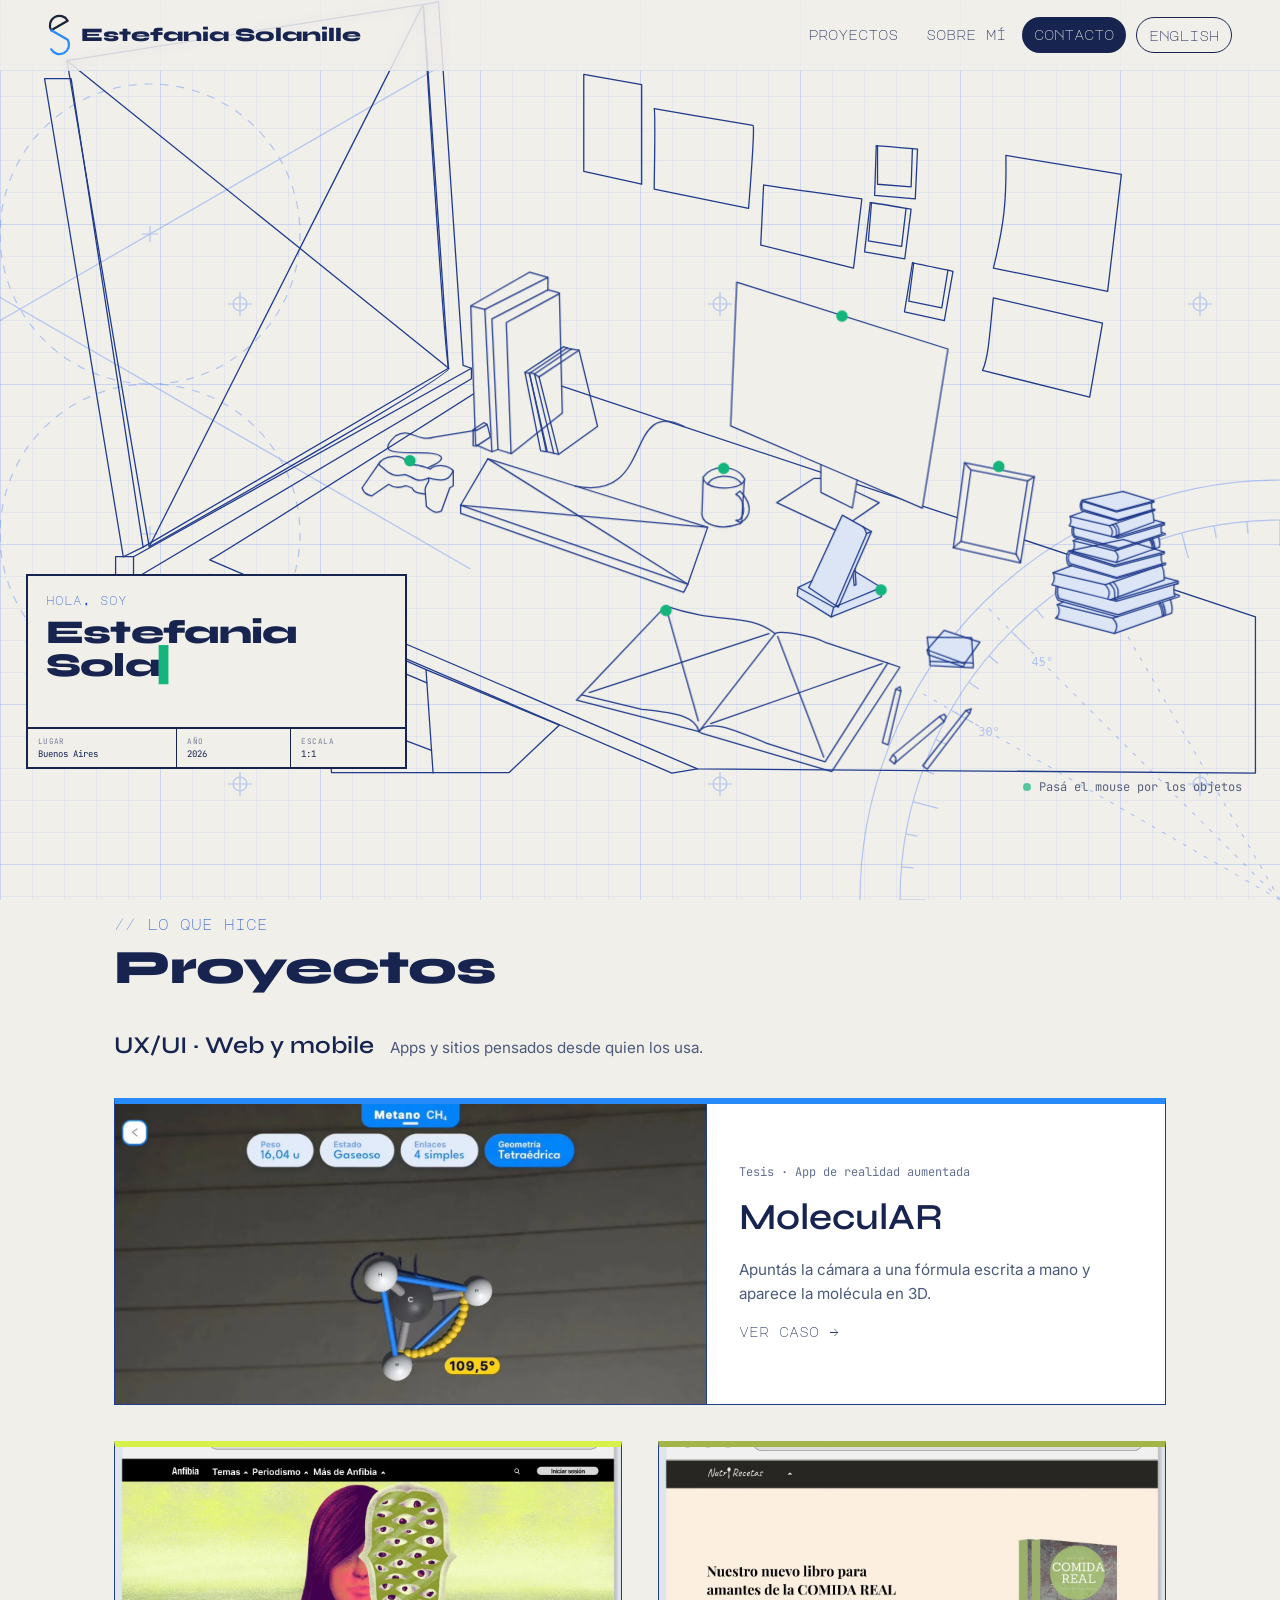
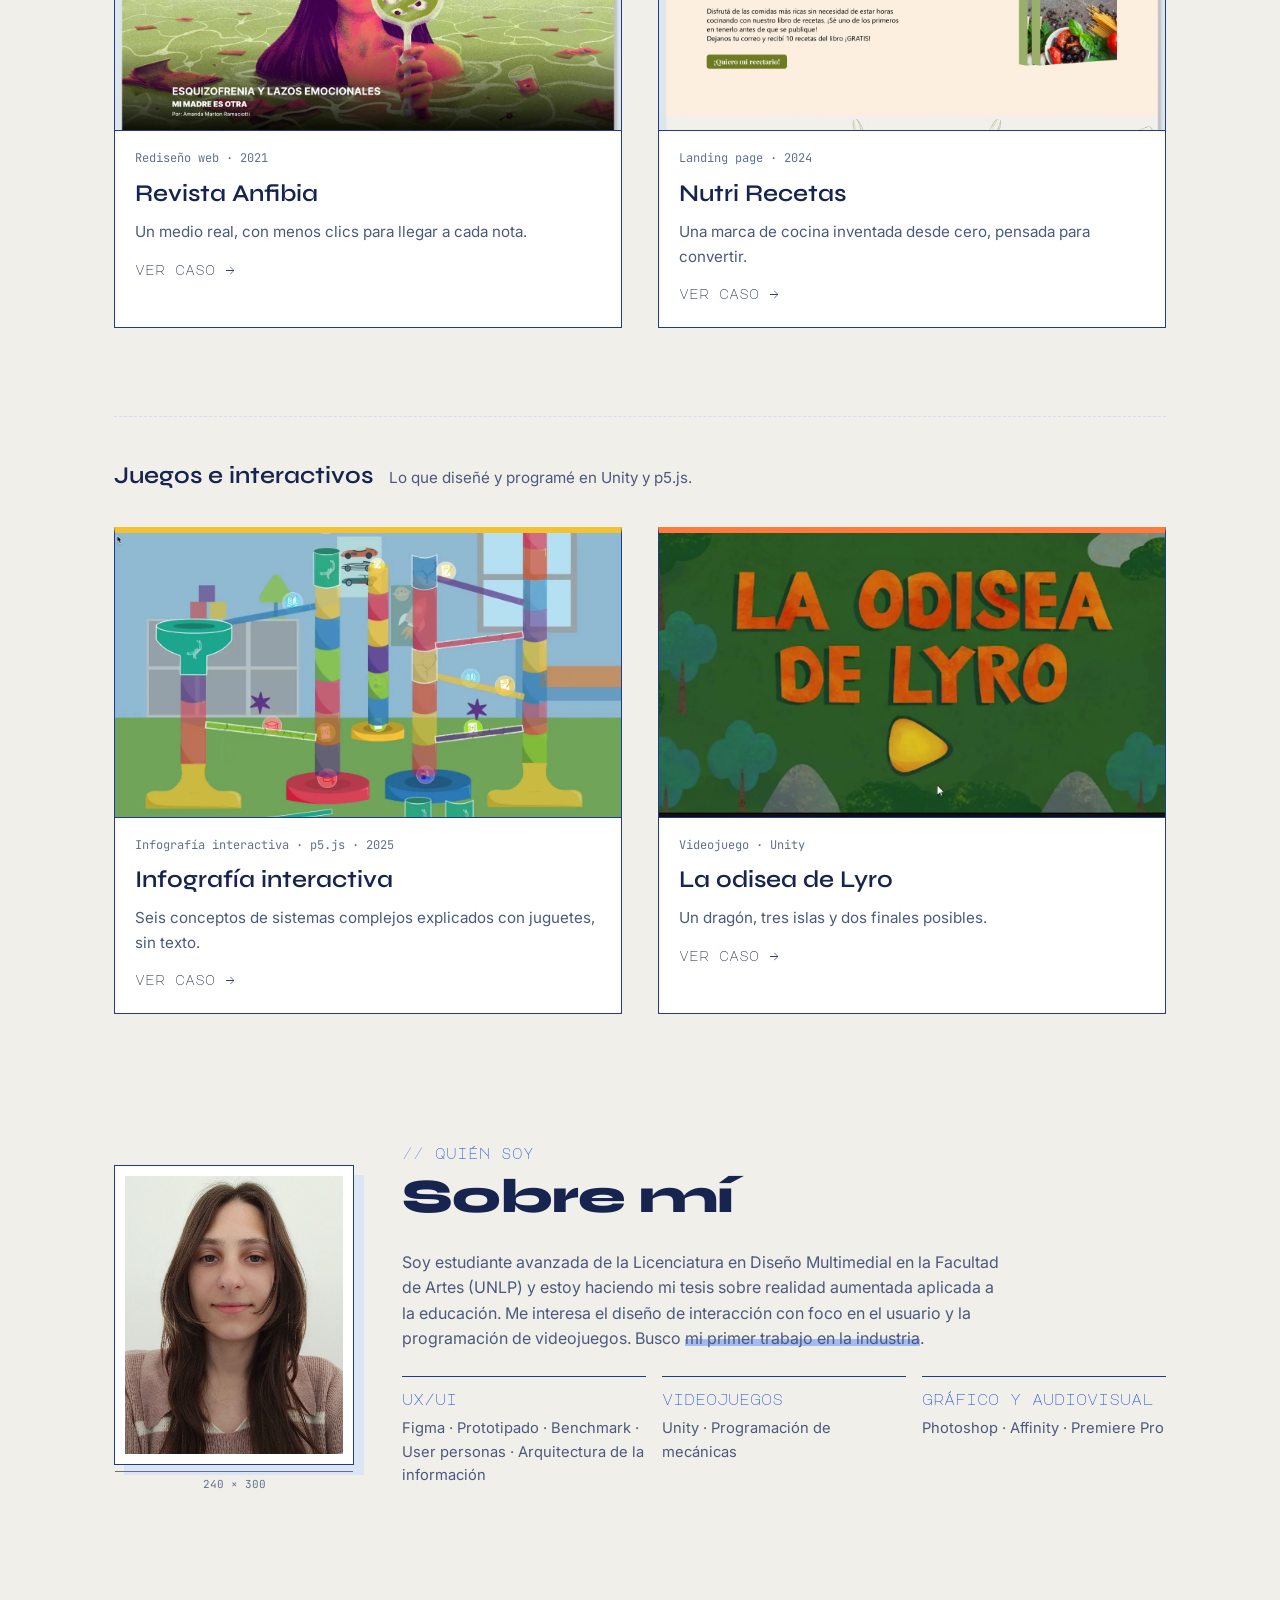
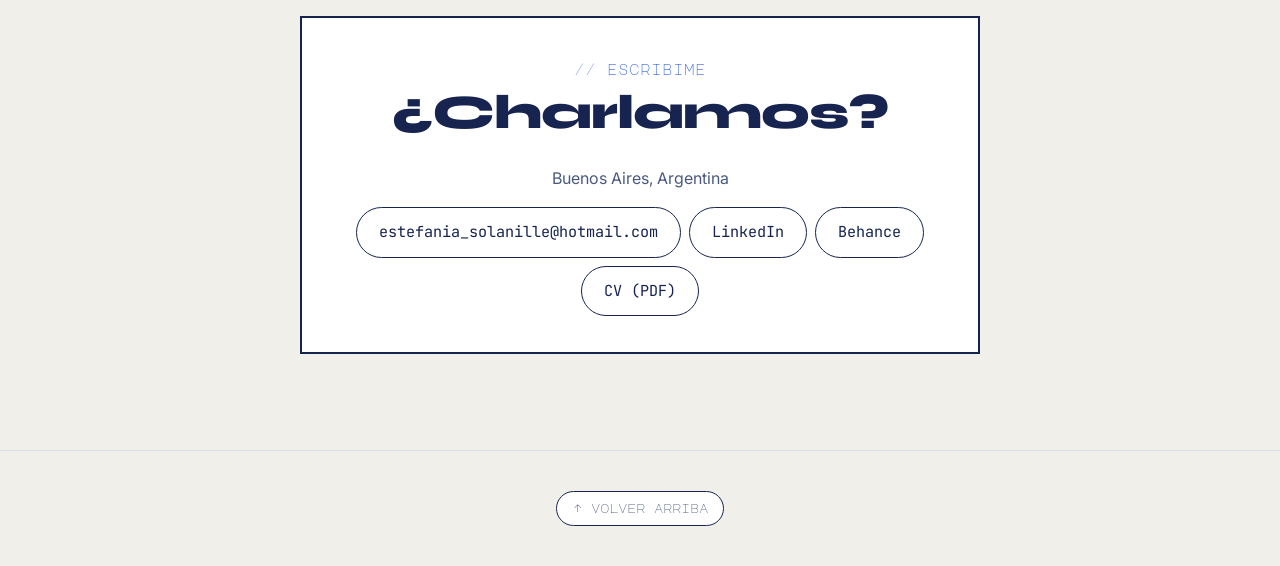
<file: index.html>
<!doctype html>
<html lang="es">
<head>
  <meta charset="utf-8">
  <meta name="viewport" content="width=device-width, initial-scale=1">
  <title>Estefania Solanille · Portfolio</title>
  <meta name="description" content="Portfolio de Estefania Solanille: diseño UX/UI para web, mobile y videojuegos. Buenos Aires, Argentina.">
  <link rel="alternate" hreflang="es" href="https://estefaniasolanille.github.io/">
  <link rel="alternate" hreflang="en" href="https://estefaniasolanille.github.io/en/">
  <link rel="icon" type="image/svg+xml" href="img/favicon.svg">
  <link rel="icon" type="image/png" sizes="32x32" href="img/favicon-32.png">
  <link rel="apple-touch-icon" href="img/apple-touch-icon.png">
  <meta property="og:type" content="website">
  <meta property="og:url" content="https://estefaniasolanille.github.io/">
  <meta property="og:title" content="Estefania Solanille · Portfolio">
  <meta property="og:description" content="Portfolio de Estefania Solanille: diseño UX/UI para web, mobile y videojuegos. Buenos Aires, Argentina.">
  <meta property="og:image" content="https://estefaniasolanille.github.io/img/og-portada.jpg">
  <meta property="og:image:width" content="1200">
  <meta property="og:image:height" content="630">
  <meta property="og:locale" content="es_AR">
  <meta name="twitter:card" content="summary_large_image">
  <script>document.documentElement.classList.add('js')</script>
  <link rel="preconnect" href="https://fonts.googleapis.com">
  <link rel="preconnect" href="https://fonts.gstatic.com" crossorigin>
  <link href="https://fonts.googleapis.com/css2?family=Inter:wght@400;500;700&family=JetBrains+Mono&family=Major+Mono+Display&family=Syne:wght@600;800&display=swap" rel="stylesheet">
  <link rel="stylesheet" href="css/styles.css?v=66">
</head>
<body class="page-home">

  <header class="topbar">
    <a href="#inicio" class="logo" aria-label="Estefania Solanille · Inicio"><svg class="logo-mark" viewBox="14 4 72 132" aria-hidden="true"><path class="guides" d="M20 40a30 30 0 1 0 60 0a30 30 0 1 0 -60 0 M20 100a30 30 0 1 0 60 0a30 30 0 1 0 -60 0 M11.89 62.00L88.11 18.00 M11.89 48.00L88.11 92.00 M6 10H94M6 40H94M6 70H94M6 100H94M6 130H94 M20 0V140M50 0V140M80 0V140"/><path class="lm e" pathLength="1" d="M75.98 25.00A30 30 0 1 0 24.02 55.00L75.98 25.00"/><path class="lm s" pathLength="1" d="M24.02 55.00L75.98 85.00A30 30 0 1 1 24.02 115.00"/></svg><span class="logo-full">Estefania Solanille</span></a>
    <nav aria-label="Secciones">
      <a href="#proyectos">Proyectos</a>
      <a href="#sobre-mi">Sobre mí</a>
      <a href="#contacto">Contacto</a>
      <a class="lang" href="en/index.html" hreflang="en" lang="en">English</a>
    </nav>
  </header>

  <section id="inicio" class="hero">
    <div class="stage">
      <svg class="desk" viewBox="0 0 1920 1080" style="--done:2643ms" role="group" aria-label="Dibujo lineal de mi escritorio"><defs><clipPath id="clip-monitor-0"><polygon points="1110.5,319 1440.5,423.5 1400.5,672 1298.5,628.2 1242,604 1101,543.5"/></clipPath><clipPath id="clip-telefono-0"><polygon points="1275.5,683 1313.5,712 1265,824.3 1227.88,785.5"/></clipPath><clipPath id="clip-marco-0"><polygon points="1476.5,612.5 1565,629.5 1547,744 1461,724"/></clipPath><clipPath id="clip-cuaderno-0"><polygon points="999.5,825 1170.5,868 1051.5,1021 868,963.57"/></clipPath><clipPath id="clip-cuaderno-1"><polygon points="1170.5,868 1346.5,914.2 1248.5,1068.5 1051.5,1021"/></clipPath></defs><g class="part"><path class="ln" style="--n:0" pathLength="1" d="M625 924.5L454.262 848.5V872L465.652 982L477.5 1085.5H636"/><path class="ln" style="--n:1" pathLength="1" d="M636 1085.5H754.5L833.5 1011L625 924.5"/><path class="ln" style="--n:2" pathLength="1" d="M625 924.5L626.401 945L633.609 1050.5L636 1085.5"/><path class="ln" style="--n:3" pathLength="1" d="M593.5 1035.5L520.5 1002.5L465.652 982"/><path class="ln" style="--n:4" pathLength="1" d="M520.5 1002.5C512.684 1009.29 517.35 1014.24 533 1024L588 1047L593.5 1035.5"/><path class="ln" style="--n:5" pathLength="1" d="M593.5 1035.5L633.609 1050.5"/><path class="ln" style="--n:6" pathLength="1" d="M454.262 872L626.401 945"/><path class="ln" style="--n:7" pathLength="1" d="M183 733L70.5 1H29L152 748"/><path class="ln" style="--n:8" pathLength="1" d="M152 748L183 733L660 453.5L621 -114.5L644.5 -119.5L683 449L696 453.5V470L168 783.5L140 776V748H152Z"/><path class="ln" style="--n:9" pathLength="1" d="M152 748H168"/><path class="ln" style="--n:10" pathLength="1" d="M168 748V783.5"/><path class="ln" style="--n:11" pathLength="1" d="M168 748L696 453.5"/><path class="ln" style="--n:12" pathLength="1" d="M1049 1079.5L1921 1086V842L759.5 455.5C606 553 296.6 749 287 753L1049 1079.5Z"/><path class="ln" style="--n:13" pathLength="1" d="M1049 1079.5L1009 1086L287 775.5"/><path class="ln" style="--n:14" pathLength="1" d="M660.5 453.5C655.7 443.5 631.833 70.3333 620.5 -115L64 -27C68.8 8.6 151.667 494.167 192.5 732.5C350.5 643.667 665.3 463.5 660.5 453.5Z"/><path class="ln" style="--n:15" pathLength="1" d="M64 -27L427.987 266.203"/><path class="ln" style="--n:16" pathLength="1" d="M192.5 732.5L427.987 266.203"/><path class="ln" style="--n:17" pathLength="1" d="M660.5 453.5L427.987 266.203"/><path class="ln" style="--n:18" pathLength="1" d="M620.5 -115L427.987 266.203"/></g><g class="part"><path class="ln" style="--n:19" pathLength="1" d="M1385 110.31C1366.37 108.718 1339.05 106.465 1330.5 106.063C1329.63 106.022 1328.95 106 1328.5 106L1326 183.5L1389.5 189L1393 111C1390.62 110.793 1387.91 110.56 1385 110.31Z"/><path class="ln" style="--n:20" pathLength="1" d="M1328.5 106L1330.5 106.063"/><path class="ln" style="--n:21" pathLength="1" d="M1330.5 106.063V166L1383 170L1385 110.31"/><path class="ln" style="--n:22" pathLength="1" d="M1375.08 203.652C1356.65 200.526 1329.61 196.023 1321.12 194.915C1320.26 194.803 1319.59 194.725 1319.13 194.688L1310.24 271.716L1373.07 282.444L1383 205C1380.64 204.596 1377.97 204.141 1375.08 203.652Z"/><path class="ln" style="--n:23" pathLength="1" d="M1319.13 194.688L1321.12 194.915"/><path class="ln" style="--n:24" pathLength="1" d="M1321.12 194.915L1316.17 254.648L1368.16 262.972L1375.08 203.652"/><path class="ln" style="--n:25" pathLength="1" d="M1440.54 300.326C1422.28 296.347 1395.48 290.592 1387.05 289.091C1386.19 288.938 1385.52 288.829 1385.07 288.771L1372.6 365.302L1434.87 378.94L1448.39 302.041C1446.05 301.528 1443.4 300.949 1440.54 300.326Z"/><path class="ln" style="--n:26" pathLength="1" d="M1385.07 288.771L1387.05 289.091"/><path class="ln" style="--n:27" pathLength="1" d="M1387.05 289.091L1379.32 348.528L1430.87 359.26L1440.54 300.326"/><path class="ln" style="--n:28" pathLength="1" d="M1531 121C1532.39 192.084 1527.92 230.567 1511.5 297L1690 333.5L1711.5 150.5L1531 121Z"/><path class="ln" style="--n:29" pathLength="1" d="M1511.5 343.5L1682 383L1662 498.5L1494.5 457C1504.74 433.821 1505.97 394.323 1511.5 343.5Z"/><path class="ln" style="--n:30" pathLength="1" d="M1152.5 167C1157.3 168.2 1256.83 182.167 1306 189L1293 297L1148 261L1152.5 167Z"/><path class="ln" style="--n:31" pathLength="1" d="M981.5 48C983.1 51.6 982.167 133.167 981.5 173.5L1129 203.652C1132.5 160.435 1138.8 74 1136 74C1133.2 74 1031.83 56.6667 981.5 48Z"/><path class="ln" style="--n:32" pathLength="1" d="M871.5 146L962 166V10.5L871.5 -5.5V146Z"/></g><g class="part"><path class="paper" d="M786.5 303.5L815.5 311.5V331C822.333 332.5 835.5 335.8 833.5 337L838 523.5L758 587L737.5 580.5L728 584L702.5 573L695 356L786.5 303.5Z"/><path class="ln" style="--n:33" pathLength="1" d="M695 356L717 361.5"/><path class="ln" style="--n:34" pathLength="1" d="M737.5 580.5L728 584L702.5 573L695 356L786.5 303.5L815.5 311.5V331"/><path class="ln" style="--n:35" pathLength="1" d="M717 361.5L815.5 311.5"/><path class="ln" style="--n:36" pathLength="1" d="M717 361.5L728 584"/><path class="ln" style="--n:37" pathLength="1" d="M737.5 580.5L728 376.5L815.5 331"/><path class="ln" style="--n:38" pathLength="1" d="M833.5 337L838 523.5L758 587L737.5 580.5"/><path class="ln" style="--n:39" pathLength="1" d="M815.5 331C822.333 332.5 835.5 335.8 833.5 337"/><path class="ln" style="--n:40" pathLength="1" d="M833.5 337C831.5 338.2 777.333 367.5 750.5 382L758 587"/><path class="ln" style="--n:41" pathLength="1" d="M779.5 460L786.5 461.5"/><path class="ln" style="--n:42" pathLength="1" d="M845.5 422L788 460.496"/><path class="ln" style="--n:43" pathLength="1" d="M845.5 422L852 423.5"/><path class="ln" style="--n:44" pathLength="1" d="M786.5 461.5L788 460.496"/><path class="ln" style="--n:45" pathLength="1" d="M788 460.496L794.5 462.5"/><path class="ln" style="--n:46" pathLength="1" d="M794.5 462.5L852 423.5"/><path class="ln" style="--n:47" pathLength="1" d="M794.5 462.5L801.5 467"/><path class="ln" style="--n:48" pathLength="1" d="M864 425.5L801.5 467"/></g><a class="obj" style="--g:0" href="index.html#proyectos" aria-label="Proyectos web"><path class="paper" d="M1101 543.5L1110.5 319L1440.5 423.5L1400.5 672L1298.5 628.237L1295.5 645.75L1333 663.5L1268.5 708L1173 663.5L1230.5 625.75H1242.01V604L1101 543.5Z"/><g class="sk" clip-path="url(#clip-monitor-0)"><g transform="matrix(0.95376 0.30202 -0.04222 0.99778 1110.5 319)"><path style="--k:0" pathLength="1" d="M10 10H336V30H10Z"/><path style="--k:1" pathLength="1" d="M17 20a3 3 0 1 0 6 0a3 3 0 1 0 -6 0M27 20a3 3 0 1 0 6 0a3 3 0 1 0 -6 0M37 20a3 3 0 1 0 6 0a3 3 0 1 0 -6 0"/><path style="--k:2" pathLength="1" d="M20 44H66"/><path style="--k:3" pathLength="1" d="M236 44H262M272 44H298M308 44H326"/><path style="--k:4" pathLength="1" d="M20 56H326V136H20Z"/><path style="--k:5" pathLength="1" d="M172 88a14 14 0 1 0 28 0a14 14 0 1 0 -28 0"/><path style="--k:6" pathLength="1" d="M164 136C166 112 206 112 208 136"/><path style="--k:7" pathLength="1" d="M32 104H112M32 114H96M32 124H80"/><path style="--k:8" pathLength="1" d="M20 148H118V210H20Z"/><path style="--k:9" pathLength="1" d="M124 148H222V210H124Z"/><path style="--k:10" pathLength="1" d="M228 148H326V210H228Z"/><path style="--k:11" pathLength="1" d="M28 196H96M132 196H200M236 196H304"/></g></g><path class="ln" style="--n:49" pathLength="1" d="M1298.5 628.237L1242.01 604L1101 543.5L1110.5 319L1440.5 423.5L1400.5 672L1298.5 628.237Z"/><path class="ln" style="--n:50" pathLength="1" d="M1242.01 604V625.75"/><path class="ln" style="--n:51" pathLength="1" d="M1298.5 628.237L1295.5 645.75"/><path class="ln" style="--n:52" pathLength="1" d="M1242.01 625.75V647.5L1291 672L1295.5 645.75"/><path class="ln" style="--n:53" pathLength="1" d="M1242.01 625.75H1230.5L1173 663.5L1268.5 708L1333 663.5L1295.5 645.75"/><rect class="hit" x="1093.0" y="311.0" width="355.5" height="405.0"/><circle class="ring" cx="1275" cy="372" r="9"/><circle class="dot" cx="1275" cy="372" r="9"/><g class="tag"><path class="lead-line" d="M1275 372 L1000 300"/><rect class="tag-bg" x="902" y="281" width="197" height="38" rx="19"/><text x="1000" y="306" text-anchor="middle">Proyectos web</text></g></a><g class="part"><path class="ln" style="--n:54" pathLength="1" d="M786.5 461.5L813 584L804 582.5L779.5 460L840 420L845.5 422"/><path class="ln" style="--n:55" pathLength="1" d="M852 423.5L864 425.5L893 544.5L832 588L824.5 586.5L814.5 584L786.5 461.5"/><path class="ln" style="--n:56" pathLength="1" d="M794.5 462.5L824.5 586.5"/><path class="ln" style="--n:57" pathLength="1" d="M801.5 467L832 588"/><path class="ln" style="--n:58" pathLength="1" d="M857.5 637.364L721.5 595L679 667.5V680L1027.5 803.5L1034 791L1065 702L857.5 637.364Z"/><path class="ln" style="--n:59" pathLength="1" d="M721.5 595L863.366 683.978"/><path class="ln" style="--n:60" pathLength="1" d="M679 667.5L1034 791"/><path class="ln" style="--n:61" pathLength="1" d="M679 667.5L863.366 683.978"/><path class="ln" style="--n:62" pathLength="1" d="M1034 791L863.366 683.978"/><path class="ln" style="--n:63" pathLength="1" d="M1065 702L863.366 683.978"/><path class="ln" style="--n:64" pathLength="1" d="M857.5 637.364C982.587 663.815 934 498.5 1028 544.5"/></g><a class="obj" style="--g:1" href="lyro.html" aria-label="Juegos"><path class="ln" style="--n:65" pathLength="1" d="M550.5 603.5L525 640.5C527.8 648.562 531.758 650.596 540 653L566.5 635C576.273 640.961 582.271 640.782 593.5 637L603 640.5C605.647 647.086 611.219 648.663 624 650"/><path class="ln" style="--n:66" pathLength="1" d="M550.5 603.5L566.5 616.5C575.579 622.531 581.416 621.802 592 619.5L600.5 623"/><path class="ln" style="--n:67" pathLength="1" d="M629 625V630.5C624.358 637.442 622.247 641.456 624 650L625.5 669.5C638.835 681.195 642.463 679.519 648.847 676.571L649 676.5L662 640.5L667.5 637V613.5C660 605.5 643 602 631.5 611C629.927 610.358 628.433 609.761 627 609.206C616.17 605.017 608.79 603.292 596.5 603.5C588.5 584.5 558 590 550.5 603.5"/><path class="ln" style="--n:68" pathLength="1" d="M601.5 623.5C612.735 630.607 618.665 629.689 629 625C653.666 631.581 661.169 627.994 667.5 613.5"/><path class="ln" style="--n:69" pathLength="1" d="M627 609.206C659.638 596.154 657 585.5 613.5 585.5C568.282 586.315 551.322 583.765 577.5 559C600.5 545.5 609.906 569.404 638.5 561L698.5 551.233"/><path class="ln" style="--n:70" pathLength="1" d="M698.5 549.5L704 550.5L720.5 541.5"/><path class="ln" style="--n:71" pathLength="1" d="M698.5 551.233V549.5L715.5 538.5L720.5 541.5L725.5 561L704 575L698.5 574.5V551.233Z"/><path class="ln" style="--n:72" pathLength="1" d="M698.5 551.233L703 550.5"/><g class="sk"><path style="--k:0" pathLength="1" d="M559 603H573M566 596V610"/><path style="--k:1" pathLength="1" d="M648 606L652 613H644Z"/><path style="--k:2" pathLength="1" d="M652 614.5a3 3 0 1 0 6 0a3 3 0 1 0 -6 0"/><path style="--k:3" pathLength="1" d="M645 617.5L651 623.5M651 617.5L645 623.5"/><path style="--k:4" pathLength="1" d="M638.5 611.5H644.5V617.5H638.5Z"/></g><rect class="hit" x="517.0" y="530.5" width="216.5" height="158.69500000000005"/><circle class="ring" cx="600" cy="598" r="9"/><circle class="dot" cx="600" cy="598" r="9"/><g class="tag"><path class="lead-line" d="M600 598 L560 505"/><rect class="tag-bg" x="507" y="486" width="106" height="38" rx="19"/><text x="560" y="511" text-anchor="middle">Juegos</text></g></a><a class="obj" style="--g:2" href="index.html#contacto" aria-label="Contacto"><path class="ln" style="--n:73" pathLength="1" d="M1118.06 693.63L1118 694.556C1117.33 695.389 1115.5 697.056 1113.5 697.056C1086 707.056 1058 699.056 1056 682.556L1058 623.556C1072.5 602.556 1112 605.056 1122.5 626.056C1122.56 626.82 1122.51 627.556 1122.35 628.265"/><path class="ln" style="--n:74" pathLength="1" d="M1122.35 628.265C1121.86 630.52 1120.31 632.491 1118 634.157C1107.05 642.057 1079.02 643.071 1065.5 634.78C1061.07 632.065 1058.2 628.352 1058 623.556"/><path class="ln" style="--n:75" pathLength="1" d="M1122.5 626.056L1122.35 628.265"/><path class="ln" style="--n:76" pathLength="1" d="M1118.06 693.63L1118.57 685.828"/><path class="ln" style="--n:77" pathLength="1" d="M1118.06 693.63C1117.56 693.946 1117.04 694.254 1116.5 694.556L1109 691.056C1113.36 691.9 1116.57 689.656 1118.57 685.828"/><path class="ln" style="--n:78" pathLength="1" d="M1118.06 693.63C1134.47 683.348 1132.47 666.039 1120.83 651.419"/><path class="ln" style="--n:79" pathLength="1" d="M1118.57 685.828L1119.91 665.542"/><path class="ln" style="--n:80" pathLength="1" d="M1118.57 685.828C1121.25 680.703 1121.75 672.737 1119.91 665.542"/><path class="ln" style="--n:81" pathLength="1" d="M1119.91 665.542L1120.83 651.419"/><path class="ln" style="--n:82" pathLength="1" d="M1119.91 665.542C1118.24 659.014 1114.64 653.119 1109 650.556L1115.5 645.556C1117.45 647.442 1119.23 649.405 1120.83 651.419"/><path class="ln" style="--n:83" pathLength="1" d="M1120.83 651.419L1122.35 628.265"/><path class="ln" style="--n:84" pathLength="1" d="M1065.5 634.78C1070 620.056 1106.5 616.556 1118 634.157"/><g class="sk"><path style="--k:0" pathLength="1" d="M1072 652H1104V674H1072Z"/><path style="--k:1" pathLength="1" d="M1072 652L1088 664L1104 652"/></g><rect class="hit" x="1048.0" y="594.556" width="94.47000000000003" height="120.5"/><circle class="ring" cx="1090" cy="610" r="9"/><circle class="dot" cx="1090" cy="610" r="9"/><g class="tag"><path class="lead-line" d="M1090 610 L1090 555"/><rect class="tag-bg" x="1024" y="536" width="132" height="38" rx="19"/><text x="1090" y="561" text-anchor="middle">Contacto</text></g></a><a class="obj" style="--g:3" href="molecular.html" aria-label="Trabajos mobile"><path class="tint" d="M1275.5 683L1307.5 700.934L1321 708.5L1295.33 767L1295.6 770.971L1336.5 796V810.5L1258 842L1205 809L1206.5 796L1227.88 785.5L1275.5 683Z"/><g class="sk" clip-path="url(#clip-telefono-0)"><g transform="matrix(0.42142 -0.90708 0.68741 0.71852 1227.88 785.5)"><g transform="matrix(0.1091 0.2386 -0.2386 0.1091 84.07 -23.33)"><path style="--k:0;stroke-width:9" pathLength="1" d="M154.813 168.779C151.637 176.715 150.368 183.679 150.358 193.699C150.353 199.326 152.896 204.683 155.114 209.286C157.126 213.462 161.471 215.825 165.12 218.047C168.275 219.97 171.649 220.289 175.765 219.187C191.625 214.942 198.978 194.591 202.341 185.186C203.703 181.375 203.462 177.068 202.99 172.785C202.014 163.94 196.5 151.299 175.513 151.299L175.384 151.299C172.031 151.298 169.581 151.298 167.817 152.391C164.862 155.386 162.492 158.276 159.847 161.281C158.369 163.342 156.618 166.489 154.813 172.594"/><path style="--k:1;stroke-width:9" pathLength="1" d="M201.5 133.781C202.759 128.726 205.945 119.816 220.516 93.0359C224.06 86.4397 225.634 82.9771 226.602 80.7211C227.57 78.4651 227.885 77.5208 228.209 77.5017"/><path style="--k:2;stroke-width:9" pathLength="1" d="M150.703 242.236C147.971 246.085 143.557 254.873 139.262 272.529C137.986 277.158 136.657 280.484 135.193 283.637C133.729 286.79 132.171 289.669 131.5 292.828"/><path style="--k:3;stroke-width:15" pathLength="1" d="M7.5 289.502C7.5 289.097 7.5 288.692 13.0157 276.536C18.5314 264.379 29.5629 240.484 35.4579 227.365C41.3529 214.245 41.7771 212.625 43.5 208.502"/><path style="--k:4;stroke-width:15" pathLength="1" d="M58.5 174.872C59.0203 170.679 61.1172 165.444 64.5305 157.561C66.2771 153.528 67.9439 147.321 70.5689 140.368C74.7706 127.629 80.5567 113.937 82.7994 108.805C83.1975 107.614 83.4577 106.574 83.7257 105.502"/><path style="--k:5;stroke-width:15" pathLength="1" d="M99.7413 76.8624C102.179 72.1853 106.281 64.2364 111.786 54.5934C116.502 46.0006 125.121 29.8969 129.84 20.8546C134.56 11.8123 135.119 10.3193 136.5 7.50175"/></g></g></g><path class="ln" style="--n:85" pathLength="1" d="M1313.5 712C1312.33 708.778 1309.5 702.055 1307.5 700.934L1275.5 683L1227.88 785.5"/><path class="ln" style="--n:86" pathLength="1" d="M1294.01 770L1295.33 767L1321 708.5L1307.5 700.934"/><path class="ln" style="--n:87" pathLength="1" d="M1321 708.5L1313.5 712"/><path class="ln" style="--n:88" pathLength="1" d="M1313.5 712L1265 824.304"/><path class="ln" style="--n:89" pathLength="1" d="M1265 824.304L1223 796L1227.88 785.5"/><path class="ln" style="--n:90" pathLength="1" d="M1265 824.304L1266.33 825.199"/><path class="ln" style="--n:91" pathLength="1" d="M1295.6 770.971L1336.5 796V810.5L1258 842L1205 809L1206.5 796L1227.88 785.5"/><path class="ln" style="--n:92" pathLength="1" d="M1336.5 796L1270.56 823.437"/><path class="ln" style="--n:93" pathLength="1" d="M1258 842L1262 827"/><path class="ln" style="--n:94" pathLength="1" d="M1262 827L1206.5 796"/><path class="ln" style="--n:95" pathLength="1" d="M1262 827L1266.33 825.199"/><path class="ln" style="--n:96" pathLength="1" d="M1295.6 770.971L1294.01 770"/><path class="ln" style="--n:97" pathLength="1" d="M1295.6 770.971L1297 791.5L1294.01 793L1292.26 774"/><path class="ln" style="--n:98" pathLength="1" d="M1295.6 770.971L1295.33 767"/><path class="ln" style="--n:99" pathLength="1" d="M1270.56 823.437L1292.26 774L1294.01 770"/><path class="ln" style="--n:100" pathLength="1" d="M1270.56 823.437L1269 827L1266.33 825.199"/><path class="ln" style="--n:101" pathLength="1" d="M1270.56 823.437L1266.33 825.199"/><rect class="hit" x="1197.0" y="675.0" width="147.5" height="175.0"/><circle class="ring" cx="1336" cy="800" r="9"/><circle class="dot" cx="1336" cy="800" r="9"/><g class="tag"><path class="lead-line" d="M1336 800 L1455 818"/><rect class="tag-bg" x="1344" y="799" width="223" height="38" rx="19"/><text x="1455" y="824" text-anchor="middle">Trabajos mobile</text></g></a><a class="obj" style="--g:4" href="index.html#sobre-mi" aria-label="Sobre mí"><path class="paper" d="M1466.5 601L1575.5 623L1554 757.5L1449 734L1466.5 601Z"/><g class="sk" clip-path="url(#clip-marco-0)"><g transform="matrix(0.98333 0.18889 -0.13839 0.99554 1476.5 612.5)"><g transform="matrix(0.2535 0 0 0.2535 26.75 7.84)"><path style="--k:0;stroke-width:9" pathLength="1" d="M127.09 62.5a60.5 60.5 0 1 0 -121 0a60.5 60.5 0 1 0 121 0"/><path style="--k:1;stroke-width:9" pathLength="1" d="M68.59 124V199"/><path style="--k:2;stroke-width:9" pathLength="1" d="M1.59 199H141.59"/><path style="--k:3;stroke-width:9" pathLength="1" d="M68.59 199V290.5"/><path style="--k:4;stroke-width:9" pathLength="1" d="M68.59 290.5L141.59 378.5"/><path style="--k:5;stroke-width:9" pathLength="1" d="M68.59 290.5L1.59 378.5"/></g></g></g><path class="ln" style="--n:102" pathLength="1" d="M1476.5 612.5L1565 629.5"/><path class="ln" style="--n:103" pathLength="1" d="M1476.5 612.5L1461 724"/><path class="ln" style="--n:104" pathLength="1" d="M1476.5 612.5L1466.5 601"/><path class="ln" style="--n:105" pathLength="1" d="M1565 629.5L1547 744"/><path class="ln" style="--n:106" pathLength="1" d="M1565 629.5L1575.5 623"/><path class="ln" style="--n:107" pathLength="1" d="M1547 744L1461 724"/><path class="ln" style="--n:108" pathLength="1" d="M1547 744L1554 757.5"/><path class="ln" style="--n:109" pathLength="1" d="M1461 724L1449 734"/><path class="ln" style="--n:110" pathLength="1" d="M1554 757.5L1575.5 623L1466.5 601L1449 734L1554 757.5Z"/><rect class="hit" x="1441.0" y="593.0" width="142.5" height="172.5"/><circle class="ring" cx="1520" cy="607" r="9"/><circle class="dot" cx="1520" cy="607" r="9"/><g class="tag"><path class="lead-line" d="M1520 607 L1520 555"/><rect class="tag-bg" x="1454" y="536" width="132" height="38" rx="19"/><text x="1520" y="561" text-anchor="middle">Sobre mí</text></g></a><g class="part"><path class="tint" d="M1700.66 868L1608.53 843.962L1612.67 839.34L1611.29 843.038C1615.32 834.592 1615.73 830.087 1611.29 822.698L1620.97 818.538L1612.67 815.764C1607.51 808.681 1607.61 803.023 1609.91 794.038L1603 791.726C1607.15 786.642 1607.78 779.976 1604.84 772.774L1633.86 762.141L1629.26 761.217C1627.88 760.292 1622.86 748.754 1629.26 739.028L1714.48 721L1778.51 740.415V743.189L1773.9 744.399C1773.06 750.807 1773.31 754.049 1775.74 758.883L1780.35 757.519V760.292L1775.08 761.789C1778.15 768.565 1778.59 772.743 1778.51 780.17L1800.16 786.179V789.877L1794.17 791.726C1792.87 796.519 1793.31 799.769 1794.17 805.594L1802 808.368V810.217L1788.18 814.84C1790.98 824.066 1791.98 828.986 1790.02 836.104L1780.35 839.556L1777.59 840.543L1775.74 841.201L1700.66 868Z"/><path class="tint" d="M1703.61 757L1634.17 738.849L1637.29 735.359L1636.25 738.151C1639.29 731.774 1639.6 728.372 1636.25 722.792L1643.54 719.651L1637.29 717.557C1633.4 712.208 1633.47 707.935 1635.21 701.151L1630 699.406C1633.12 695.566 1633.61 690.533 1631.39 685.094L1653.26 677.066L1649.79 676.368C1648.75 675.67 1644.97 666.957 1649.79 659.613L1714.03 646L1762.29 660.66V662.755L1758.82 663.669C1758.18 668.507 1758.38 670.955 1760.21 674.606L1763.68 673.576V675.67L1759.71 676.8C1762.02 681.917 1762.36 685.072 1762.29 690.679L1778.61 695.217V698.009L1774.1 699.406C1773.12 703.025 1773.45 705.479 1774.1 709.877L1780 711.972V713.368L1769.58 716.859C1771.69 723.826 1772.45 727.541 1770.97 732.915L1763.68 735.522L1761.6 736.267L1760.21 736.764L1703.61 757Z"/><path class="ln" style="--n:111" pathLength="1" d="M1775.74 841.201L1700.66 868L1608.53 843.962L1612.67 839.34L1611.29 843.038C1615.32 834.592 1615.73 830.087 1611.29 822.698L1620.97 818.538"/><path class="ln" style="--n:112" pathLength="1" d="M1700.66 868C1706 857.893 1705.99 852.564 1697.89 843.962"/><path class="ln" style="--n:113" pathLength="1" d="M1788.18 814.84C1790.98 824.066 1791.98 828.986 1790.02 836.104L1780.35 839.556"/><path class="ln" style="--n:114" pathLength="1" d="M1788.18 814.84L1802 810.217V808.368L1794.17 805.594"/><path class="ln" style="--n:115" pathLength="1" d="M1772.06 820.04L1775.74 818.851L1788.18 814.84"/><path class="ln" style="--n:116" pathLength="1" d="M1697.89 843.962L1611.29 822.698"/><path class="ln" style="--n:117" pathLength="1" d="M1697.89 843.962L1705.06 841.651"/><path class="ln" style="--n:118" pathLength="1" d="M1620.97 818.538L1705.06 841.651"/><path class="ln" style="--n:119" pathLength="1" d="M1620.97 818.538L1612.67 815.764C1607.51 808.681 1607.61 803.023 1609.91 794.038"/><path class="ln" style="--n:120" pathLength="1" d="M1705.06 841.651L1769.75 820.783"/><path class="ln" style="--n:121" pathLength="1" d="M1612.67 794.731C1610.9 801.468 1611.07 805.441 1614.06 812.991L1706.19 838.415L1795.55 809.292L1794.17 805.594C1793.31 799.769 1792.87 796.519 1794.17 791.726L1800.16 789.877V786.179L1778.51 780.17"/><path class="ln" style="--n:122" pathLength="1" d="M1694.21 815.186L1703.88 817.613L1800.16 789.877"/><path class="ln" style="--n:123" pathLength="1" d="M1800.16 786.179L1702.5 814.84"/><path class="ln" style="--n:124" pathLength="1" d="M1702.5 814.84L1703.88 817.613"/><path class="ln" style="--n:125" pathLength="1" d="M1702.5 814.84L1698.81 813.5"/><path class="ln" style="--n:126" pathLength="1" d="M1633.86 762.141L1604.84 772.774C1607.78 779.976 1607.15 786.642 1603 791.726L1609.91 794.038"/><path class="ln" style="--n:127" pathLength="1" d="M1609.91 794.038L1612.67 794.731"/><path class="ln" style="--n:128" pathLength="1" d="M1775.08 761.789C1778.15 768.566 1778.59 772.743 1778.51 780.17V784.33L1706.19 810.802"/><path class="ln" style="--n:129" pathLength="1" d="M1612.67 794.731L1690.06 814.146L1694.21 815.186"/><path class="ln" style="--n:130" pathLength="1" d="M1706.19 810.802L1701.12 812.657L1698.81 813.5L1694.21 815.186"/><path class="ln" style="--n:131" pathLength="1" d="M1775.08 761.789C1775 761.6 1774.91 761.41 1774.82 761.217L1764.2 764.881"/><path class="ln" style="--n:132" pathLength="1" d="M1775.08 761.789L1764.2 764.881"/><path class="ln" style="--n:133" pathLength="1" d="M1773.9 744.399L1701.12 763.528L1631.1 741.802C1627.53 748.095 1627.69 751.746 1631.1 758.443L1703.88 780.17L1775.74 758.883L1780.35 757.519V760.292L1775.08 761.789"/><path class="ln" style="--n:134" pathLength="1" d="M1690.06 814.146C1694.61 804.744 1693.26 799.893 1686.38 791.726"/><path class="ln" style="--n:135" pathLength="1" d="M1686.38 791.726L1604.84 772.774"/><path class="ln" style="--n:136" pathLength="1" d="M1698.81 787.436L1693.08 789.415L1686.38 791.726"/><path class="ln" style="--n:137" pathLength="1" d="M1773.9 744.399L1778.51 743.189V740.415L1714.48 721L1629.26 739.028C1622.86 748.754 1627.88 760.292 1629.26 761.217L1633.86 762.141L1703.88 782.019L1764.2 764.881"/><path class="ln" style="--n:138" pathLength="1" d="M1764.2 764.881L1698.81 787.436"/><path class="ln" style="--n:139" pathLength="1" d="M1778.51 740.415L1701.12 761.217L1629.26 739.028"/><path class="ln" style="--n:140" pathLength="1" d="M1775.74 758.883C1773.31 754.049 1773.06 750.807 1773.9 744.399"/><path class="ln" style="--n:141" pathLength="1" d="M1693.08 789.415C1699.86 796.156 1702.41 800.739 1701.12 812.657"/><path class="ln" style="--n:142" pathLength="1" d="M1698.81 787.436C1706.15 794.94 1707.57 800.13 1706.19 810.802"/><path class="ln" style="--n:143" pathLength="1" d="M1772.06 820.04C1777.13 827.07 1778.45 831.522 1777.59 840.543"/><path class="ln" style="--n:144" pathLength="1" d="M1772.06 820.04L1769.75 820.783"/><path class="ln" style="--n:145" pathLength="1" d="M1775.74 841.201L1777.59 840.543L1780.35 839.556"/><path class="ln" style="--n:146" pathLength="1" d="M1775.74 818.851C1779.19 826.627 1781.06 830.998 1780.35 839.556"/><path class="ln" style="--n:147" pathLength="1" d="M1769.75 820.783C1774.22 828.029 1775.68 832.464 1775.74 841.201"/><path class="ln" style="--n:148" pathLength="1" d="M1760.21 736.764L1703.61 757L1634.17 738.849L1637.29 735.359L1636.25 738.151C1639.29 731.774 1639.6 728.372 1636.25 722.792L1643.54 719.651"/><path class="ln" style="--n:149" pathLength="1" d="M1703.61 757C1707.64 749.368 1707.63 745.345 1701.53 738.849"/><path class="ln" style="--n:150" pathLength="1" d="M1761.6 736.267L1763.68 735.522L1770.97 732.915C1772.45 727.541 1771.69 723.826 1769.58 716.859"/><path class="ln" style="--n:151" pathLength="1" d="M1769.58 716.859L1780 713.368V711.972L1774.1 709.877"/><path class="ln" style="--n:152" pathLength="1" d="M1769.58 716.859L1760.21 719.888"/><path class="ln" style="--n:153" pathLength="1" d="M1701.53 738.849L1636.25 722.792"/><path class="ln" style="--n:154" pathLength="1" d="M1701.53 738.849L1706.93 737.104"/><path class="ln" style="--n:155" pathLength="1" d="M1643.54 719.651L1706.93 737.104"/><path class="ln" style="--n:156" pathLength="1" d="M1643.54 719.651L1637.29 717.557C1633.4 712.208 1633.47 707.935 1635.21 701.151"/><path class="ln" style="--n:157" pathLength="1" d="M1706.93 737.104L1755.69 721.346"/><path class="ln" style="--n:158" pathLength="1" d="M1637.29 701.675C1635.95 706.762 1636.08 709.762 1638.33 715.462L1707.78 734.66L1775.14 712.67L1774.1 709.877C1773.45 705.479 1773.12 703.025 1774.1 699.406L1778.61 698.009V695.217L1762.29 690.679"/><path class="ln" style="--n:159" pathLength="1" d="M1695.63 716.335L1698.75 717.12L1706.04 718.953L1778.61 698.009"/><path class="ln" style="--n:160" pathLength="1" d="M1778.61 695.217L1705 716.859"/><path class="ln" style="--n:161" pathLength="1" d="M1705 716.859L1706.04 718.953"/><path class="ln" style="--n:162" pathLength="1" d="M1705 716.859L1702.22 715.847"/><path class="ln" style="--n:163" pathLength="1" d="M1653.26 677.066L1631.39 685.094C1633.61 690.533 1633.13 695.566 1630 699.406L1635.21 701.151"/><path class="ln" style="--n:164" pathLength="1" d="M1695.63 716.335L1637.29 701.675L1635.21 701.151"/><path class="ln" style="--n:165" pathLength="1" d="M1759.71 676.8C1762.02 681.917 1762.36 685.072 1762.29 690.679V693.821L1707.78 713.81"/><path class="ln" style="--n:166" pathLength="1" d="M1707.78 713.81L1703.96 715.211L1702.22 715.847L1698.75 717.12"/><path class="ln" style="--n:167" pathLength="1" d="M1759.71 676.8C1759.65 676.657 1759.58 676.513 1759.51 676.368L1751.51 679.134"/><path class="ln" style="--n:168" pathLength="1" d="M1759.71 676.8L1751.51 679.134"/><path class="ln" style="--n:169" pathLength="1" d="M1759.71 676.8L1763.68 675.67V673.576L1760.21 674.606"/><path class="ln" style="--n:170" pathLength="1" d="M1695.63 716.335C1699.05 709.235 1698.04 705.572 1692.85 699.406"/><path class="ln" style="--n:171" pathLength="1" d="M1692.85 699.406L1631.39 685.094"/><path class="ln" style="--n:172" pathLength="1" d="M1692.85 699.406L1697.9 697.66"/><path class="ln" style="--n:173" pathLength="1" d="M1760.21 674.606L1706.04 690.679L1651.18 674.274C1648.61 669.216 1648.49 666.46 1651.18 661.708L1703.96 678.113L1758.82 663.669L1762.29 662.755V660.66L1714.03 646L1649.79 659.613C1644.97 666.957 1648.75 675.67 1649.79 676.368L1653.26 677.066L1706.04 692.075L1751.51 679.134"/><path class="ln" style="--n:174" pathLength="1" d="M1697.9 697.66L1702.22 696.166L1751.51 679.134"/><path class="ln" style="--n:175" pathLength="1" d="M1762.29 660.66L1703.96 676.368L1649.79 659.613"/><path class="ln" style="--n:176" pathLength="1" d="M1760.21 674.606C1758.38 670.955 1758.18 668.507 1758.82 663.669"/><path class="ln" style="--n:177" pathLength="1" d="M1697.9 697.66C1703.01 702.751 1704.93 706.211 1703.96 715.211"/><path class="ln" style="--n:178" pathLength="1" d="M1702.22 696.166C1707.75 701.832 1708.82 705.751 1707.78 713.81"/><path class="ln" style="--n:179" pathLength="1" d="M1757.43 720.785C1761.25 726.094 1762.25 729.456 1761.6 736.267"/><path class="ln" style="--n:180" pathLength="1" d="M1755.69 721.346L1757.43 720.785L1760.21 719.888"/><path class="ln" style="--n:181" pathLength="1" d="M1761.6 736.267L1760.21 736.764"/><path class="ln" style="--n:182" pathLength="1" d="M1760.21 719.888C1762.81 725.759 1764.22 729.06 1763.68 735.522"/><path class="ln" style="--n:183" pathLength="1" d="M1755.69 721.346C1759.06 726.818 1760.16 730.166 1760.21 736.764"/></g><a class="obj" style="--g:5" href="molecular.html#wireframes" aria-label="Cómo trabajo"><g class="sk" clip-path="url(#clip-cuaderno-0)"><g transform="matrix(0.97159 0.24432 -0.68848 0.72550 999.5 825)"><path style="--k:0" pathLength="1" d="M22 18H86V150H22Z"/><path style="--k:1" pathLength="1" d="M22 34H86"/><path style="--k:2" pathLength="1" d="M30 42H78V74H30Z"/><path style="--k:3" pathLength="1" d="M30 42L78 74M78 42L30 74"/><path style="--k:4" pathLength="1" d="M30 84H74M30 92H66M30 100H70"/><path style="--k:5" pathLength="1" d="M34 124H74V136H34Z"/><path style="--k:6" pathLength="1" d="M94 84H118M112 78L118 84L112 90"/><path style="--k:7" pathLength="1" d="M126 40H162V130H126Z"/><path style="--k:8" pathLength="1" d="M126 52H162"/><path style="--k:9" pathLength="1" d="M132 62H156V86H132Z"/><path style="--k:10" pathLength="1" d="M132 96H154M132 104H148"/></g></g><g class="sk" clip-path="url(#clip-cuaderno-1)"><g transform="matrix(1.00000 0.26250 -0.62304 0.80105 1170.5 868)"><path style="--k:0" pathLength="1" d="M18 20H72V48H18Z"/><path style="--k:1" pathLength="1" d="M24 30H62M24 38H52"/><path style="--k:2" pathLength="1" d="M72 34C92 34 100 50 104 66M97 62L104 66L106 59"/><path style="--k:3" pathLength="1" d="M84 70H150V98H84Z"/><path style="--k:4" pathLength="1" d="M90 80H140M90 88H124"/><path style="--k:5" pathLength="1" d="M117 98V122M111 116L117 122L123 116"/><path style="--k:6" pathLength="1" d="M86 124H148V154H86Z"/><path style="--k:7" pathLength="1" d="M92 134H136M92 142H120"/><path style="--k:8" pathLength="1" d="M18 112C26 106 32 118 40 112C48 106 54 118 62 112"/><path style="--k:9" pathLength="1" d="M18 128C26 122 32 134 40 128C48 122 54 134 62 128"/></g></g><path class="ln" style="--n:184" pathLength="1" d="M1051.5 1021L860 972L868 963.57L999.5 825C1084.5 854 1128.5 835 1170.5 868"/><path class="ln" style="--n:185" pathLength="1" d="M1170.5 868L1051.5 1021"/><path class="ln" style="--n:186" pathLength="1" d="M1051.5 1021L1056 1024L1259 1083.5L1365.5 920.5L1346.5 914.167L1248.5 881.5C1228.1 871.388 1179.04 862.564 1170.5 868"/><path class="ln" style="--n:187" pathLength="1" d="M1051.5 1021C1065.89 1002.94 1096.33 1013.76 1157.5 1039.5L1248.5 1068.5L1346.5 914.167"/><path class="ln" style="--n:188" pathLength="1" d="M1051.5 1021C1046.45 999.433 1024 992.652 962 986.5L868 963.57"/><path class="ln x" style="--n:189" pathLength="1" d="M1174.5 872.5L1208.05 960.337"/><path class="ln x" style="--n:190" pathLength="1" d="M1208.05 960.337L1246.5 1061"/><path class="ln x" style="--n:191" pathLength="1" d="M1208.05 960.337L1070 1008.5"/><path class="ln x" style="--n:192" pathLength="1" d="M1208.05 960.337L1338 915"/><path class="ln x" style="--n:193" pathLength="1" d="M1001.5 832.5L1024.36 912.737"/><path class="ln x" style="--n:194" pathLength="1" d="M1024.36 912.737L1050.5 1004.5"/><path class="ln x" style="--n:195" pathLength="1" d="M1024.36 912.737L880 960"/><path class="ln x" style="--n:196" pathLength="1" d="M1024.36 912.737L1161 868"/><rect class="hit" x="852.0" y="817.0" width="521.5" height="274.5"/><circle class="ring" cx="1000" cy="832" r="9"/><circle class="dot" cx="1000" cy="832" r="9"/><g class="tag"><path class="lead-line" d="M1000 832 L880 790"/><rect class="tag-bg" x="788" y="771" width="184" height="38" rx="19"/><text x="880" y="796" text-anchor="middle">Cómo trabajo</text></g></a><g class="part"><path class="tint" d="M1410.08 891.101L1408 873.5L1425.16 873.747L1434.5 863L1468.94 874.377L1477.5 874.5L1477.67 877.263L1490.5 881.5L1478.96 897.605L1480 914V921.5L1412.5 918V911.5L1411.33 901.633L1409.5 901L1408 893.5L1410.08 891.101Z"/><path class="ln" style="--n:197" pathLength="1" d="M1410.08 891.101L1408 873.5L1425.16 873.747"/><path class="ln" style="--n:198" pathLength="1" d="M1410.08 891.101L1410.48 894.41"/><path class="ln" style="--n:199" pathLength="1" d="M1410.08 891.101L1425.16 873.747"/><path class="ln" style="--n:200" pathLength="1" d="M1411.33 901.633L1409.5 901L1408 893.5L1410.08 891.101"/><path class="ln" style="--n:201" pathLength="1" d="M1410.48 894.41L1411.33 901.633"/><path class="ln" style="--n:202" pathLength="1" d="M1410.48 894.41L1408 893.5"/><path class="ln" style="--n:203" pathLength="1" d="M1410.48 894.41L1461.96 913.332"/><path class="ln" style="--n:204" pathLength="1" d="M1411.33 901.633L1412.5 911.5"/><path class="ln" style="--n:205" pathLength="1" d="M1411.33 901.633L1443.18 912.636"/><path class="ln" style="--n:206" pathLength="1" d="M1478.96 897.605L1480 914V921.5L1412.5 918V911.5"/><path class="ln" style="--n:207" pathLength="1" d="M1412.5 911.5L1443.18 912.636"/><path class="ln" style="--n:208" pathLength="1" d="M1480 914L1467.55 913.539"/><path class="ln" style="--n:209" pathLength="1" d="M1467.55 913.539L1461.96 913.332"/><path class="ln" style="--n:210" pathLength="1" d="M1467.55 913.539L1466.5 915"/><path class="ln" style="--n:211" pathLength="1" d="M1467.55 913.539L1478.96 897.605"/><path class="ln" style="--n:212" pathLength="1" d="M1461.96 913.332L1443.18 912.636"/><path class="ln" style="--n:213" pathLength="1" d="M1461.96 913.332L1466.5 915"/><path class="ln" style="--n:214" pathLength="1" d="M1443.18 912.636L1464.5 920L1466.5 915"/><path class="ln" style="--n:215" pathLength="1" d="M1478.96 897.605L1477.67 877.263"/><path class="ln" style="--n:216" pathLength="1" d="M1478.96 897.605L1490.5 881.5L1477.67 877.263"/><path class="ln" style="--n:217" pathLength="1" d="M1477.67 877.263L1477.5 874.5L1468.94 874.377"/><path class="ln" style="--n:218" pathLength="1" d="M1477.67 877.263L1468.94 874.377"/><path class="ln" style="--n:219" pathLength="1" d="M1468.94 874.377L1425.16 873.747"/><path class="ln" style="--n:220" pathLength="1" d="M1468.94 874.377L1434.5 863L1425.16 873.747"/></g><g class="part"><path class="ln" style="--n:221" pathLength="1" d="M1474.5 992.5L1477 985.5L1468.5 988.5L1401 1074.5L1408 1080L1474.5 992.5Z"/><path class="ln" style="--n:222" pathLength="1" d="M1468.5 988.5L1474.5 992.5"/><path class="ln" style="--n:223" pathLength="1" d="M1357.5 1072L1349.5 1065.5L1354.5 1057.5L1427.5 997.5L1434.5 994L1437.5 997.5L1434.5 1005.5C1409.33 1026.67 1358.7 1069.3 1357.5 1070.5C1360.58 1064.05 1359.35 1061.39 1354.5 1057.5"/><path class="ln" style="--n:224" pathLength="1" d="M1434.5 1005.5L1427.5 997.5"/><path class="ln" style="--n:225" pathLength="1" d="M1359 955L1367 958"/><path class="ln" style="--n:226" pathLength="1" d="M1367 958L1347 1042L1338 1038.5L1359 955L1365.5 951L1367 958Z"/></g></svg>
      <div class="name-card">
        <div class="name-main">
          <p class="hello">Hola, soy</p>
          <h1>Estefania Solanille</h1>
          <p class="role">Diseño UX/UI · Web &amp; Mobile</p>
        </div>
        <div class="cells" aria-hidden="true">
          <span><b>LUGAR</b>Buenos Aires</span>
          <span><b>AÑO</b>2026</span>
          <span><b>ESCALA</b>1:1</span>
        </div>
      </div>
      <p class="hint">Pasá el mouse por los objetos</p>
    </div>
  </section>

  <main>

    <section id="proyectos" class="section">
      <p class="eyebrow label">Lo que hice</p>
      <h2>Proyectos</h2>

      <div class="group-head">
        <h3>UX/UI · Web y mobile</h3>
        <p>Apps y sitios pensados desde quien los usa.</p>
      </div>
      <div class="projects">
        <a class="project featured reveal" href="molecular.html">
          <div class="project-img"><img src="img/molecular/app-geometria.webp" alt="" loading="lazy"></div>
          <div class="project-body">
            <p class="tag">Tesis · App de realidad aumentada</p>
            <h3>MoleculAR</h3>
            <p>Apuntás la cámara a una fórmula escrita a mano y aparece la molécula en 3D.</p>
            <span class="more">Ver caso →</span>
          </div>
        </a>
        <a class="project reveal" href="anfibia.html">
          <div class="project-img"><img src="img/proyectos/anfibia-home.webp" alt="" loading="lazy"></div>
          <div class="project-body">
            <p class="tag">Rediseño web · 2021</p>
            <h3>Revista Anfibia</h3>
            <p>Un medio real, con menos clics para llegar a cada nota.</p>
            <span class="more">Ver caso →</span>
          </div>
        </a>
        <a class="project reveal" href="nutri-recetas.html">
          <div class="project-img"><img src="img/proyectos/nutri-home.webp" alt="" loading="lazy"></div>
          <div class="project-body">
            <p class="tag">Landing page · 2024</p>
            <h3>Nutri Recetas</h3>
            <p>Una marca de cocina inventada desde cero, pensada para convertir.</p>
            <span class="more">Ver caso →</span>
          </div>
        </a>
      </div>

      <div class="group-head">
        <h3>Juegos e interactivos</h3>
        <p>Lo que diseñé y programé en Unity y p5.js.</p>
      </div>
      <div class="projects">
        <a class="project reveal" href="infografia.html">
          <div class="project-img"><img src="img/proyectos/juegos-sin-texto-poster.webp" alt="" loading="lazy"></div>
          <div class="project-body">
            <p class="tag">Infografía interactiva · p5.js · 2025</p>
            <h3>Infografía interactiva</h3>
            <p>Seis conceptos de sistemas complejos explicados con juguetes, sin texto.</p>
            <span class="more">Ver caso →</span>
          </div>
        </a>
        <a class="project reveal" href="lyro.html">
          <div class="project-img"><img src="img/lyro/portada.webp" alt="" loading="lazy"></div>
          <div class="project-body">
            <p class="tag">Videojuego · Unity</p>
            <h3>La odisea de Lyro</h3>
            <p>Un dragón, tres islas y dos finales posibles.</p>
            <span class="more">Ver caso →</span>
          </div>
        </a>
      </div>
    </section>

    <section id="sobre-mi" class="section about reveal">
      <div class="photo"><img src="img/foto.jpg?v=2" alt="Foto de Estefania Solanille" loading="lazy"></div>
      <div>
        <p class="eyebrow label">Quién soy</p>
        <h2>Sobre mí</h2>
        <p class="lead">Soy estudiante avanzada de la Licenciatura en Diseño Multimedial en la Facultad de Artes (UNLP) y estoy haciendo mi tesis sobre realidad aumentada aplicada a la educación. Me interesa el diseño de interacción con foco en el usuario y la programación de videojuegos. Busco <span class="mark">mi primer trabajo en la industria</span>.</p>
        <div class="skill-groups">
          <div><h3>UX/UI</h3><p>Figma · Prototipado · Benchmark · User personas · Arquitectura de la información</p></div>
          <div><h3>Videojuegos</h3><p>Unity · Programación de mecánicas</p></div>
          <div><h3>Gráfico y audiovisual</h3><p>Photoshop · Affinity · Premiere Pro</p></div>
        </div>
      </div>
    </section>

    <section id="contacto" class="section contact reveal">
      <div class="contact-note">
        <p class="eyebrow label">Escribime</p>
        <h2>¿Charlamos?</h2>
        <p class="lead center">Buenos Aires, Argentina</p>
        <div class="links big">
          <a href="mailto:estefania_solanille@hotmail.com">estefania_solanille@hotmail.com</a>
          <a href="https://linkedin.com/in/estefania-solanille" target="_blank" rel="noopener">LinkedIn</a>
          <a href="https://behance.net/maddisonalexrose" target="_blank" rel="noopener">Behance</a>
          <a href="cv-estefania-solanille.pdf" target="_blank" rel="noopener">CV (PDF)</a>
        </div>
      </div>
    </section>
  </main>

  <footer>
    <a class="to-top" href="#">↑ Volver arriba</a>
  </footer>

  <script src="js/main.js?v=52"></script>
</body>
</html>
</file>
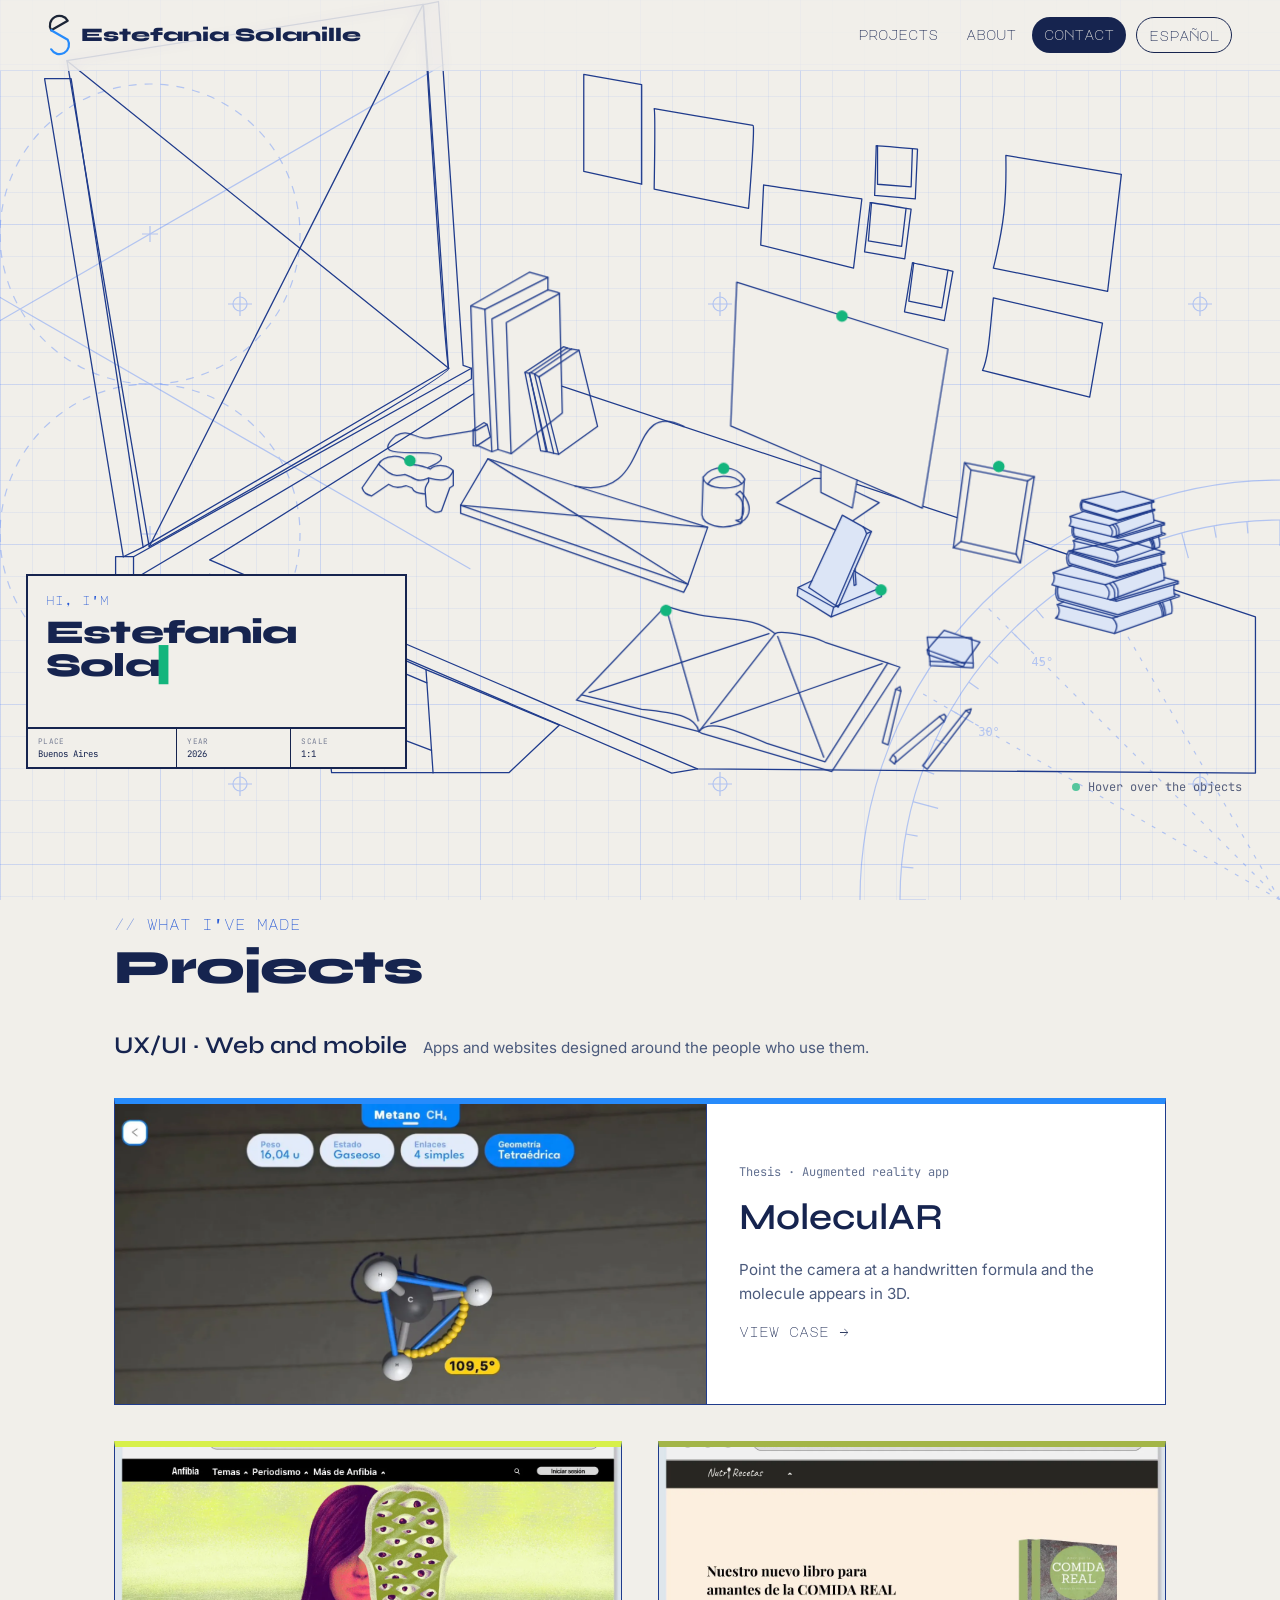
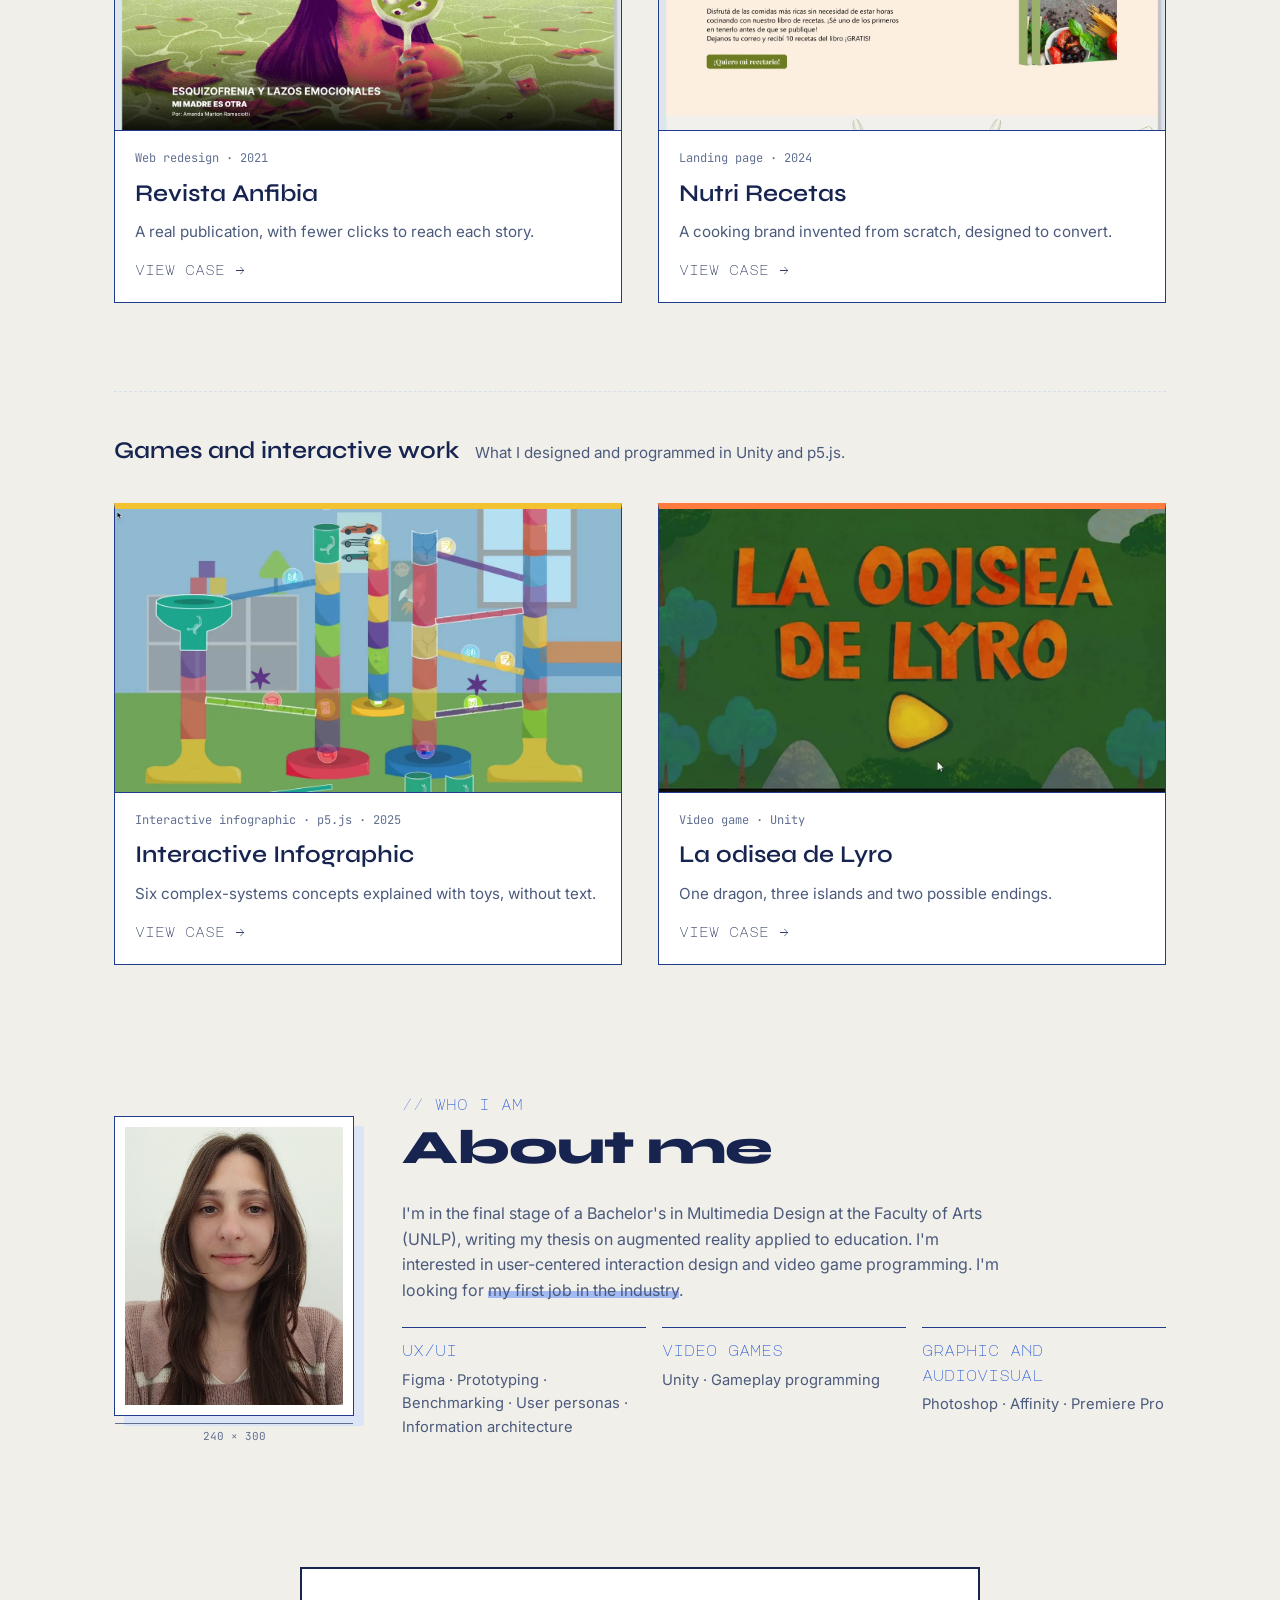
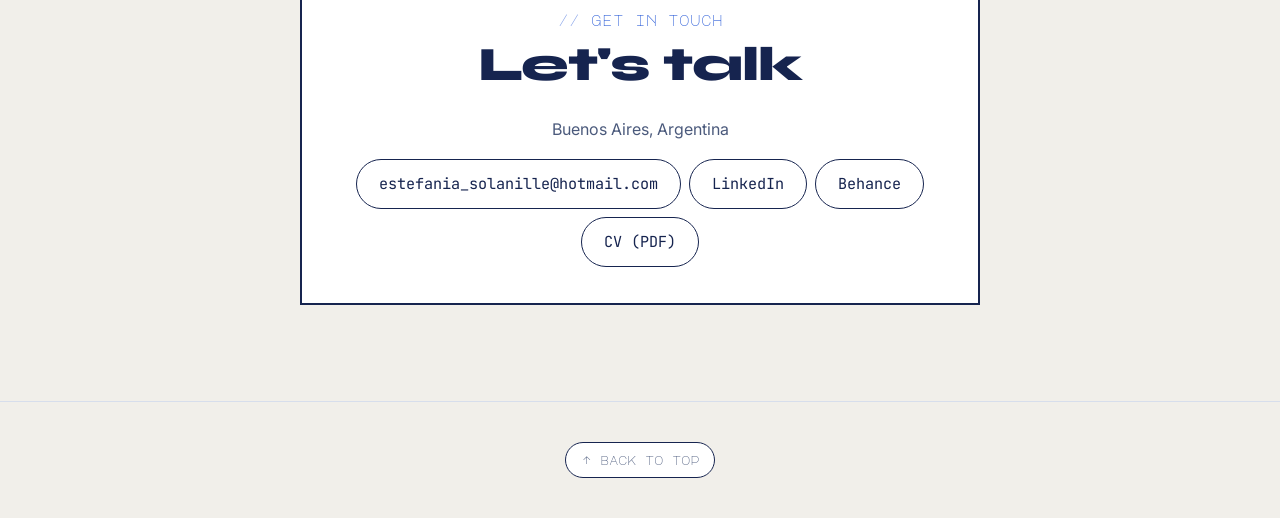
<file: en/index.html>
<!doctype html>
<html lang="en">
<head>
  <meta charset="utf-8">
  <meta name="viewport" content="width=device-width, initial-scale=1">
  <title>Estefania Solanille · Portfolio</title>
  <meta name="description" content="Portfolio of Estefania Solanille: UX/UI design for web, mobile and video games. Buenos Aires, Argentina.">
  <link rel="alternate" hreflang="es" href="https://estefaniasolanille.github.io/">
  <link rel="alternate" hreflang="en" href="https://estefaniasolanille.github.io/en/">
  <link rel="icon" type="image/svg+xml" href="../img/favicon.svg">
  <link rel="icon" type="image/png" sizes="32x32" href="../img/favicon-32.png">
  <link rel="apple-touch-icon" href="../img/apple-touch-icon.png">
  <meta property="og:type" content="website">
  <meta property="og:url" content="https://estefaniasolanille.github.io/en/">
  <meta property="og:title" content="Estefania Solanille · Portfolio">
  <meta property="og:description" content="Portfolio of Estefania Solanille: UX/UI design for web, mobile and video games. Buenos Aires, Argentina.">
  <meta property="og:image" content="https://estefaniasolanille.github.io/img/og-portada.jpg">
  <meta property="og:image:width" content="1200">
  <meta property="og:image:height" content="630">
  <meta property="og:locale" content="en_US">
  <meta name="twitter:card" content="summary_large_image">
  <script>document.documentElement.classList.add('js')</script>
  <link rel="preconnect" href="https://fonts.googleapis.com">
  <link rel="preconnect" href="https://fonts.gstatic.com" crossorigin>
  <link href="https://fonts.googleapis.com/css2?family=Inter:wght@400;500;700&family=JetBrains+Mono&family=Major+Mono+Display&family=Syne:wght@600;800&display=swap" rel="stylesheet">
  <link rel="stylesheet" href="../css/styles.css?v=66">
</head>
<body class="page-home">

  <header class="topbar">
    <a href="#inicio" class="logo" aria-label="Estefania Solanille · Home"><svg class="logo-mark" viewBox="14 4 72 132" aria-hidden="true"><path class="guides" d="M20 40a30 30 0 1 0 60 0a30 30 0 1 0 -60 0 M20 100a30 30 0 1 0 60 0a30 30 0 1 0 -60 0 M11.89 62.00L88.11 18.00 M11.89 48.00L88.11 92.00 M6 10H94M6 40H94M6 70H94M6 100H94M6 130H94 M20 0V140M50 0V140M80 0V140"/><path class="lm e" pathLength="1" d="M75.98 25.00A30 30 0 1 0 24.02 55.00L75.98 25.00"/><path class="lm s" pathLength="1" d="M24.02 55.00L75.98 85.00A30 30 0 1 1 24.02 115.00"/></svg><span class="logo-full">Estefania Solanille</span></a>
    <nav aria-label="Sections">
      <a href="#proyectos">Projects</a>
      <a href="#sobre-mi">About</a>
      <a href="#contacto">Contact</a>
      <a class="lang" href="../index.html" hreflang="es" lang="es">Español</a>
    </nav>
  </header>

  <section id="inicio" class="hero">
    <div class="stage">
      <svg class="desk" viewBox="0 0 1920 1080" style="--done:2643ms" role="group" aria-label="Line drawing of my desk"><defs><clipPath id="clip-monitor-0"><polygon points="1110.5,319 1440.5,423.5 1400.5,672 1298.5,628.2 1242,604 1101,543.5"/></clipPath><clipPath id="clip-telefono-0"><polygon points="1275.5,683 1313.5,712 1265,824.3 1227.88,785.5"/></clipPath><clipPath id="clip-marco-0"><polygon points="1476.5,612.5 1565,629.5 1547,744 1461,724"/></clipPath><clipPath id="clip-cuaderno-0"><polygon points="999.5,825 1170.5,868 1051.5,1021 868,963.57"/></clipPath><clipPath id="clip-cuaderno-1"><polygon points="1170.5,868 1346.5,914.2 1248.5,1068.5 1051.5,1021"/></clipPath></defs><g class="part"><path class="ln" style="--n:0" pathLength="1" d="M625 924.5L454.262 848.5V872L465.652 982L477.5 1085.5H636"/><path class="ln" style="--n:1" pathLength="1" d="M636 1085.5H754.5L833.5 1011L625 924.5"/><path class="ln" style="--n:2" pathLength="1" d="M625 924.5L626.401 945L633.609 1050.5L636 1085.5"/><path class="ln" style="--n:3" pathLength="1" d="M593.5 1035.5L520.5 1002.5L465.652 982"/><path class="ln" style="--n:4" pathLength="1" d="M520.5 1002.5C512.684 1009.29 517.35 1014.24 533 1024L588 1047L593.5 1035.5"/><path class="ln" style="--n:5" pathLength="1" d="M593.5 1035.5L633.609 1050.5"/><path class="ln" style="--n:6" pathLength="1" d="M454.262 872L626.401 945"/><path class="ln" style="--n:7" pathLength="1" d="M183 733L70.5 1H29L152 748"/><path class="ln" style="--n:8" pathLength="1" d="M152 748L183 733L660 453.5L621 -114.5L644.5 -119.5L683 449L696 453.5V470L168 783.5L140 776V748H152Z"/><path class="ln" style="--n:9" pathLength="1" d="M152 748H168"/><path class="ln" style="--n:10" pathLength="1" d="M168 748V783.5"/><path class="ln" style="--n:11" pathLength="1" d="M168 748L696 453.5"/><path class="ln" style="--n:12" pathLength="1" d="M1049 1079.5L1921 1086V842L759.5 455.5C606 553 296.6 749 287 753L1049 1079.5Z"/><path class="ln" style="--n:13" pathLength="1" d="M1049 1079.5L1009 1086L287 775.5"/><path class="ln" style="--n:14" pathLength="1" d="M660.5 453.5C655.7 443.5 631.833 70.3333 620.5 -115L64 -27C68.8 8.6 151.667 494.167 192.5 732.5C350.5 643.667 665.3 463.5 660.5 453.5Z"/><path class="ln" style="--n:15" pathLength="1" d="M64 -27L427.987 266.203"/><path class="ln" style="--n:16" pathLength="1" d="M192.5 732.5L427.987 266.203"/><path class="ln" style="--n:17" pathLength="1" d="M660.5 453.5L427.987 266.203"/><path class="ln" style="--n:18" pathLength="1" d="M620.5 -115L427.987 266.203"/></g><g class="part"><path class="ln" style="--n:19" pathLength="1" d="M1385 110.31C1366.37 108.718 1339.05 106.465 1330.5 106.063C1329.63 106.022 1328.95 106 1328.5 106L1326 183.5L1389.5 189L1393 111C1390.62 110.793 1387.91 110.56 1385 110.31Z"/><path class="ln" style="--n:20" pathLength="1" d="M1328.5 106L1330.5 106.063"/><path class="ln" style="--n:21" pathLength="1" d="M1330.5 106.063V166L1383 170L1385 110.31"/><path class="ln" style="--n:22" pathLength="1" d="M1375.08 203.652C1356.65 200.526 1329.61 196.023 1321.12 194.915C1320.26 194.803 1319.59 194.725 1319.13 194.688L1310.24 271.716L1373.07 282.444L1383 205C1380.64 204.596 1377.97 204.141 1375.08 203.652Z"/><path class="ln" style="--n:23" pathLength="1" d="M1319.13 194.688L1321.12 194.915"/><path class="ln" style="--n:24" pathLength="1" d="M1321.12 194.915L1316.17 254.648L1368.16 262.972L1375.08 203.652"/><path class="ln" style="--n:25" pathLength="1" d="M1440.54 300.326C1422.28 296.347 1395.48 290.592 1387.05 289.091C1386.19 288.938 1385.52 288.829 1385.07 288.771L1372.6 365.302L1434.87 378.94L1448.39 302.041C1446.05 301.528 1443.4 300.949 1440.54 300.326Z"/><path class="ln" style="--n:26" pathLength="1" d="M1385.07 288.771L1387.05 289.091"/><path class="ln" style="--n:27" pathLength="1" d="M1387.05 289.091L1379.32 348.528L1430.87 359.26L1440.54 300.326"/><path class="ln" style="--n:28" pathLength="1" d="M1531 121C1532.39 192.084 1527.92 230.567 1511.5 297L1690 333.5L1711.5 150.5L1531 121Z"/><path class="ln" style="--n:29" pathLength="1" d="M1511.5 343.5L1682 383L1662 498.5L1494.5 457C1504.74 433.821 1505.97 394.323 1511.5 343.5Z"/><path class="ln" style="--n:30" pathLength="1" d="M1152.5 167C1157.3 168.2 1256.83 182.167 1306 189L1293 297L1148 261L1152.5 167Z"/><path class="ln" style="--n:31" pathLength="1" d="M981.5 48C983.1 51.6 982.167 133.167 981.5 173.5L1129 203.652C1132.5 160.435 1138.8 74 1136 74C1133.2 74 1031.83 56.6667 981.5 48Z"/><path class="ln" style="--n:32" pathLength="1" d="M871.5 146L962 166V10.5L871.5 -5.5V146Z"/></g><g class="part"><path class="paper" d="M786.5 303.5L815.5 311.5V331C822.333 332.5 835.5 335.8 833.5 337L838 523.5L758 587L737.5 580.5L728 584L702.5 573L695 356L786.5 303.5Z"/><path class="ln" style="--n:33" pathLength="1" d="M695 356L717 361.5"/><path class="ln" style="--n:34" pathLength="1" d="M737.5 580.5L728 584L702.5 573L695 356L786.5 303.5L815.5 311.5V331"/><path class="ln" style="--n:35" pathLength="1" d="M717 361.5L815.5 311.5"/><path class="ln" style="--n:36" pathLength="1" d="M717 361.5L728 584"/><path class="ln" style="--n:37" pathLength="1" d="M737.5 580.5L728 376.5L815.5 331"/><path class="ln" style="--n:38" pathLength="1" d="M833.5 337L838 523.5L758 587L737.5 580.5"/><path class="ln" style="--n:39" pathLength="1" d="M815.5 331C822.333 332.5 835.5 335.8 833.5 337"/><path class="ln" style="--n:40" pathLength="1" d="M833.5 337C831.5 338.2 777.333 367.5 750.5 382L758 587"/><path class="ln" style="--n:41" pathLength="1" d="M779.5 460L786.5 461.5"/><path class="ln" style="--n:42" pathLength="1" d="M845.5 422L788 460.496"/><path class="ln" style="--n:43" pathLength="1" d="M845.5 422L852 423.5"/><path class="ln" style="--n:44" pathLength="1" d="M786.5 461.5L788 460.496"/><path class="ln" style="--n:45" pathLength="1" d="M788 460.496L794.5 462.5"/><path class="ln" style="--n:46" pathLength="1" d="M794.5 462.5L852 423.5"/><path class="ln" style="--n:47" pathLength="1" d="M794.5 462.5L801.5 467"/><path class="ln" style="--n:48" pathLength="1" d="M864 425.5L801.5 467"/></g><a class="obj" style="--g:0" href="index.html#proyectos" aria-label="Web projects"><path class="paper" d="M1101 543.5L1110.5 319L1440.5 423.5L1400.5 672L1298.5 628.237L1295.5 645.75L1333 663.5L1268.5 708L1173 663.5L1230.5 625.75H1242.01V604L1101 543.5Z"/><g class="sk" clip-path="url(#clip-monitor-0)"><g transform="matrix(0.95376 0.30202 -0.04222 0.99778 1110.5 319)"><path style="--k:0" pathLength="1" d="M10 10H336V30H10Z"/><path style="--k:1" pathLength="1" d="M17 20a3 3 0 1 0 6 0a3 3 0 1 0 -6 0M27 20a3 3 0 1 0 6 0a3 3 0 1 0 -6 0M37 20a3 3 0 1 0 6 0a3 3 0 1 0 -6 0"/><path style="--k:2" pathLength="1" d="M20 44H66"/><path style="--k:3" pathLength="1" d="M236 44H262M272 44H298M308 44H326"/><path style="--k:4" pathLength="1" d="M20 56H326V136H20Z"/><path style="--k:5" pathLength="1" d="M172 88a14 14 0 1 0 28 0a14 14 0 1 0 -28 0"/><path style="--k:6" pathLength="1" d="M164 136C166 112 206 112 208 136"/><path style="--k:7" pathLength="1" d="M32 104H112M32 114H96M32 124H80"/><path style="--k:8" pathLength="1" d="M20 148H118V210H20Z"/><path style="--k:9" pathLength="1" d="M124 148H222V210H124Z"/><path style="--k:10" pathLength="1" d="M228 148H326V210H228Z"/><path style="--k:11" pathLength="1" d="M28 196H96M132 196H200M236 196H304"/></g></g><path class="ln" style="--n:49" pathLength="1" d="M1298.5 628.237L1242.01 604L1101 543.5L1110.5 319L1440.5 423.5L1400.5 672L1298.5 628.237Z"/><path class="ln" style="--n:50" pathLength="1" d="M1242.01 604V625.75"/><path class="ln" style="--n:51" pathLength="1" d="M1298.5 628.237L1295.5 645.75"/><path class="ln" style="--n:52" pathLength="1" d="M1242.01 625.75V647.5L1291 672L1295.5 645.75"/><path class="ln" style="--n:53" pathLength="1" d="M1242.01 625.75H1230.5L1173 663.5L1268.5 708L1333 663.5L1295.5 645.75"/><rect class="hit" x="1093.0" y="311.0" width="355.5" height="405.0"/><circle class="ring" cx="1275" cy="372" r="9"/><circle class="dot" cx="1275" cy="372" r="9"/><g class="tag"><path class="lead-line" d="M1275 372 L1000 300"/><rect class="tag-bg" x="902" y="281" width="197" height="38" rx="19"/><text x="1000" y="306" text-anchor="middle">Web projects</text></g></a><g class="part"><path class="ln" style="--n:54" pathLength="1" d="M786.5 461.5L813 584L804 582.5L779.5 460L840 420L845.5 422"/><path class="ln" style="--n:55" pathLength="1" d="M852 423.5L864 425.5L893 544.5L832 588L824.5 586.5L814.5 584L786.5 461.5"/><path class="ln" style="--n:56" pathLength="1" d="M794.5 462.5L824.5 586.5"/><path class="ln" style="--n:57" pathLength="1" d="M801.5 467L832 588"/><path class="ln" style="--n:58" pathLength="1" d="M857.5 637.364L721.5 595L679 667.5V680L1027.5 803.5L1034 791L1065 702L857.5 637.364Z"/><path class="ln" style="--n:59" pathLength="1" d="M721.5 595L863.366 683.978"/><path class="ln" style="--n:60" pathLength="1" d="M679 667.5L1034 791"/><path class="ln" style="--n:61" pathLength="1" d="M679 667.5L863.366 683.978"/><path class="ln" style="--n:62" pathLength="1" d="M1034 791L863.366 683.978"/><path class="ln" style="--n:63" pathLength="1" d="M1065 702L863.366 683.978"/><path class="ln" style="--n:64" pathLength="1" d="M857.5 637.364C982.587 663.815 934 498.5 1028 544.5"/></g><a class="obj" style="--g:1" href="lyro.html" aria-label="Games"><path class="ln" style="--n:65" pathLength="1" d="M550.5 603.5L525 640.5C527.8 648.562 531.758 650.596 540 653L566.5 635C576.273 640.961 582.271 640.782 593.5 637L603 640.5C605.647 647.086 611.219 648.663 624 650"/><path class="ln" style="--n:66" pathLength="1" d="M550.5 603.5L566.5 616.5C575.579 622.531 581.416 621.802 592 619.5L600.5 623"/><path class="ln" style="--n:67" pathLength="1" d="M629 625V630.5C624.358 637.442 622.247 641.456 624 650L625.5 669.5C638.835 681.195 642.463 679.519 648.847 676.571L649 676.5L662 640.5L667.5 637V613.5C660 605.5 643 602 631.5 611C629.927 610.358 628.433 609.761 627 609.206C616.17 605.017 608.79 603.292 596.5 603.5C588.5 584.5 558 590 550.5 603.5"/><path class="ln" style="--n:68" pathLength="1" d="M601.5 623.5C612.735 630.607 618.665 629.689 629 625C653.666 631.581 661.169 627.994 667.5 613.5"/><path class="ln" style="--n:69" pathLength="1" d="M627 609.206C659.638 596.154 657 585.5 613.5 585.5C568.282 586.315 551.322 583.765 577.5 559C600.5 545.5 609.906 569.404 638.5 561L698.5 551.233"/><path class="ln" style="--n:70" pathLength="1" d="M698.5 549.5L704 550.5L720.5 541.5"/><path class="ln" style="--n:71" pathLength="1" d="M698.5 551.233V549.5L715.5 538.5L720.5 541.5L725.5 561L704 575L698.5 574.5V551.233Z"/><path class="ln" style="--n:72" pathLength="1" d="M698.5 551.233L703 550.5"/><g class="sk"><path style="--k:0" pathLength="1" d="M559 603H573M566 596V610"/><path style="--k:1" pathLength="1" d="M648 606L652 613H644Z"/><path style="--k:2" pathLength="1" d="M652 614.5a3 3 0 1 0 6 0a3 3 0 1 0 -6 0"/><path style="--k:3" pathLength="1" d="M645 617.5L651 623.5M651 617.5L645 623.5"/><path style="--k:4" pathLength="1" d="M638.5 611.5H644.5V617.5H638.5Z"/></g><rect class="hit" x="517.0" y="530.5" width="216.5" height="158.69500000000005"/><circle class="ring" cx="600" cy="598" r="9"/><circle class="dot" cx="600" cy="598" r="9"/><g class="tag"><path class="lead-line" d="M600 598 L560 505"/><rect class="tag-bg" x="507" y="486" width="106" height="38" rx="19"/><text x="560" y="511" text-anchor="middle">Games</text></g></a><a class="obj" style="--g:2" href="index.html#contacto" aria-label="Contact"><path class="ln" style="--n:73" pathLength="1" d="M1118.06 693.63L1118 694.556C1117.33 695.389 1115.5 697.056 1113.5 697.056C1086 707.056 1058 699.056 1056 682.556L1058 623.556C1072.5 602.556 1112 605.056 1122.5 626.056C1122.56 626.82 1122.51 627.556 1122.35 628.265"/><path class="ln" style="--n:74" pathLength="1" d="M1122.35 628.265C1121.86 630.52 1120.31 632.491 1118 634.157C1107.05 642.057 1079.02 643.071 1065.5 634.78C1061.07 632.065 1058.2 628.352 1058 623.556"/><path class="ln" style="--n:75" pathLength="1" d="M1122.5 626.056L1122.35 628.265"/><path class="ln" style="--n:76" pathLength="1" d="M1118.06 693.63L1118.57 685.828"/><path class="ln" style="--n:77" pathLength="1" d="M1118.06 693.63C1117.56 693.946 1117.04 694.254 1116.5 694.556L1109 691.056C1113.36 691.9 1116.57 689.656 1118.57 685.828"/><path class="ln" style="--n:78" pathLength="1" d="M1118.06 693.63C1134.47 683.348 1132.47 666.039 1120.83 651.419"/><path class="ln" style="--n:79" pathLength="1" d="M1118.57 685.828L1119.91 665.542"/><path class="ln" style="--n:80" pathLength="1" d="M1118.57 685.828C1121.25 680.703 1121.75 672.737 1119.91 665.542"/><path class="ln" style="--n:81" pathLength="1" d="M1119.91 665.542L1120.83 651.419"/><path class="ln" style="--n:82" pathLength="1" d="M1119.91 665.542C1118.24 659.014 1114.64 653.119 1109 650.556L1115.5 645.556C1117.45 647.442 1119.23 649.405 1120.83 651.419"/><path class="ln" style="--n:83" pathLength="1" d="M1120.83 651.419L1122.35 628.265"/><path class="ln" style="--n:84" pathLength="1" d="M1065.5 634.78C1070 620.056 1106.5 616.556 1118 634.157"/><g class="sk"><path style="--k:0" pathLength="1" d="M1072 652H1104V674H1072Z"/><path style="--k:1" pathLength="1" d="M1072 652L1088 664L1104 652"/></g><rect class="hit" x="1048.0" y="594.556" width="94.47000000000003" height="120.5"/><circle class="ring" cx="1090" cy="610" r="9"/><circle class="dot" cx="1090" cy="610" r="9"/><g class="tag"><path class="lead-line" d="M1090 610 L1090 555"/><rect class="tag-bg" x="1024" y="536" width="132" height="38" rx="19"/><text x="1090" y="561" text-anchor="middle">Contact</text></g></a><a class="obj" style="--g:3" href="molecular.html" aria-label="Mobile work"><path class="tint" d="M1275.5 683L1307.5 700.934L1321 708.5L1295.33 767L1295.6 770.971L1336.5 796V810.5L1258 842L1205 809L1206.5 796L1227.88 785.5L1275.5 683Z"/><g class="sk" clip-path="url(#clip-telefono-0)"><g transform="matrix(0.42142 -0.90708 0.68741 0.71852 1227.88 785.5)"><g transform="matrix(0.1091 0.2386 -0.2386 0.1091 84.07 -23.33)"><path style="--k:0;stroke-width:9" pathLength="1" d="M154.813 168.779C151.637 176.715 150.368 183.679 150.358 193.699C150.353 199.326 152.896 204.683 155.114 209.286C157.126 213.462 161.471 215.825 165.12 218.047C168.275 219.97 171.649 220.289 175.765 219.187C191.625 214.942 198.978 194.591 202.341 185.186C203.703 181.375 203.462 177.068 202.99 172.785C202.014 163.94 196.5 151.299 175.513 151.299L175.384 151.299C172.031 151.298 169.581 151.298 167.817 152.391C164.862 155.386 162.492 158.276 159.847 161.281C158.369 163.342 156.618 166.489 154.813 172.594"/><path style="--k:1;stroke-width:9" pathLength="1" d="M201.5 133.781C202.759 128.726 205.945 119.816 220.516 93.0359C224.06 86.4397 225.634 82.9771 226.602 80.7211C227.57 78.4651 227.885 77.5208 228.209 77.5017"/><path style="--k:2;stroke-width:9" pathLength="1" d="M150.703 242.236C147.971 246.085 143.557 254.873 139.262 272.529C137.986 277.158 136.657 280.484 135.193 283.637C133.729 286.79 132.171 289.669 131.5 292.828"/><path style="--k:3;stroke-width:15" pathLength="1" d="M7.5 289.502C7.5 289.097 7.5 288.692 13.0157 276.536C18.5314 264.379 29.5629 240.484 35.4579 227.365C41.3529 214.245 41.7771 212.625 43.5 208.502"/><path style="--k:4;stroke-width:15" pathLength="1" d="M58.5 174.872C59.0203 170.679 61.1172 165.444 64.5305 157.561C66.2771 153.528 67.9439 147.321 70.5689 140.368C74.7706 127.629 80.5567 113.937 82.7994 108.805C83.1975 107.614 83.4577 106.574 83.7257 105.502"/><path style="--k:5;stroke-width:15" pathLength="1" d="M99.7413 76.8624C102.179 72.1853 106.281 64.2364 111.786 54.5934C116.502 46.0006 125.121 29.8969 129.84 20.8546C134.56 11.8123 135.119 10.3193 136.5 7.50175"/></g></g></g><path class="ln" style="--n:85" pathLength="1" d="M1313.5 712C1312.33 708.778 1309.5 702.055 1307.5 700.934L1275.5 683L1227.88 785.5"/><path class="ln" style="--n:86" pathLength="1" d="M1294.01 770L1295.33 767L1321 708.5L1307.5 700.934"/><path class="ln" style="--n:87" pathLength="1" d="M1321 708.5L1313.5 712"/><path class="ln" style="--n:88" pathLength="1" d="M1313.5 712L1265 824.304"/><path class="ln" style="--n:89" pathLength="1" d="M1265 824.304L1223 796L1227.88 785.5"/><path class="ln" style="--n:90" pathLength="1" d="M1265 824.304L1266.33 825.199"/><path class="ln" style="--n:91" pathLength="1" d="M1295.6 770.971L1336.5 796V810.5L1258 842L1205 809L1206.5 796L1227.88 785.5"/><path class="ln" style="--n:92" pathLength="1" d="M1336.5 796L1270.56 823.437"/><path class="ln" style="--n:93" pathLength="1" d="M1258 842L1262 827"/><path class="ln" style="--n:94" pathLength="1" d="M1262 827L1206.5 796"/><path class="ln" style="--n:95" pathLength="1" d="M1262 827L1266.33 825.199"/><path class="ln" style="--n:96" pathLength="1" d="M1295.6 770.971L1294.01 770"/><path class="ln" style="--n:97" pathLength="1" d="M1295.6 770.971L1297 791.5L1294.01 793L1292.26 774"/><path class="ln" style="--n:98" pathLength="1" d="M1295.6 770.971L1295.33 767"/><path class="ln" style="--n:99" pathLength="1" d="M1270.56 823.437L1292.26 774L1294.01 770"/><path class="ln" style="--n:100" pathLength="1" d="M1270.56 823.437L1269 827L1266.33 825.199"/><path class="ln" style="--n:101" pathLength="1" d="M1270.56 823.437L1266.33 825.199"/><rect class="hit" x="1197.0" y="675.0" width="147.5" height="175.0"/><circle class="ring" cx="1336" cy="800" r="9"/><circle class="dot" cx="1336" cy="800" r="9"/><g class="tag"><path class="lead-line" d="M1336 800 L1455 818"/><rect class="tag-bg" x="1344" y="799" width="223" height="38" rx="19"/><text x="1455" y="824" text-anchor="middle">Mobile work</text></g></a><a class="obj" style="--g:4" href="index.html#sobre-mi" aria-label="About me"><path class="paper" d="M1466.5 601L1575.5 623L1554 757.5L1449 734L1466.5 601Z"/><g class="sk" clip-path="url(#clip-marco-0)"><g transform="matrix(0.98333 0.18889 -0.13839 0.99554 1476.5 612.5)"><g transform="matrix(0.2535 0 0 0.2535 26.75 7.84)"><path style="--k:0;stroke-width:9" pathLength="1" d="M127.09 62.5a60.5 60.5 0 1 0 -121 0a60.5 60.5 0 1 0 121 0"/><path style="--k:1;stroke-width:9" pathLength="1" d="M68.59 124V199"/><path style="--k:2;stroke-width:9" pathLength="1" d="M1.59 199H141.59"/><path style="--k:3;stroke-width:9" pathLength="1" d="M68.59 199V290.5"/><path style="--k:4;stroke-width:9" pathLength="1" d="M68.59 290.5L141.59 378.5"/><path style="--k:5;stroke-width:9" pathLength="1" d="M68.59 290.5L1.59 378.5"/></g></g></g><path class="ln" style="--n:102" pathLength="1" d="M1476.5 612.5L1565 629.5"/><path class="ln" style="--n:103" pathLength="1" d="M1476.5 612.5L1461 724"/><path class="ln" style="--n:104" pathLength="1" d="M1476.5 612.5L1466.5 601"/><path class="ln" style="--n:105" pathLength="1" d="M1565 629.5L1547 744"/><path class="ln" style="--n:106" pathLength="1" d="M1565 629.5L1575.5 623"/><path class="ln" style="--n:107" pathLength="1" d="M1547 744L1461 724"/><path class="ln" style="--n:108" pathLength="1" d="M1547 744L1554 757.5"/><path class="ln" style="--n:109" pathLength="1" d="M1461 724L1449 734"/><path class="ln" style="--n:110" pathLength="1" d="M1554 757.5L1575.5 623L1466.5 601L1449 734L1554 757.5Z"/><rect class="hit" x="1441.0" y="593.0" width="142.5" height="172.5"/><circle class="ring" cx="1520" cy="607" r="9"/><circle class="dot" cx="1520" cy="607" r="9"/><g class="tag"><path class="lead-line" d="M1520 607 L1520 555"/><rect class="tag-bg" x="1454" y="536" width="132" height="38" rx="19"/><text x="1520" y="561" text-anchor="middle">About me</text></g></a><g class="part"><path class="tint" d="M1700.66 868L1608.53 843.962L1612.67 839.34L1611.29 843.038C1615.32 834.592 1615.73 830.087 1611.29 822.698L1620.97 818.538L1612.67 815.764C1607.51 808.681 1607.61 803.023 1609.91 794.038L1603 791.726C1607.15 786.642 1607.78 779.976 1604.84 772.774L1633.86 762.141L1629.26 761.217C1627.88 760.292 1622.86 748.754 1629.26 739.028L1714.48 721L1778.51 740.415V743.189L1773.9 744.399C1773.06 750.807 1773.31 754.049 1775.74 758.883L1780.35 757.519V760.292L1775.08 761.789C1778.15 768.565 1778.59 772.743 1778.51 780.17L1800.16 786.179V789.877L1794.17 791.726C1792.87 796.519 1793.31 799.769 1794.17 805.594L1802 808.368V810.217L1788.18 814.84C1790.98 824.066 1791.98 828.986 1790.02 836.104L1780.35 839.556L1777.59 840.543L1775.74 841.201L1700.66 868Z"/><path class="tint" d="M1703.61 757L1634.17 738.849L1637.29 735.359L1636.25 738.151C1639.29 731.774 1639.6 728.372 1636.25 722.792L1643.54 719.651L1637.29 717.557C1633.4 712.208 1633.47 707.935 1635.21 701.151L1630 699.406C1633.12 695.566 1633.61 690.533 1631.39 685.094L1653.26 677.066L1649.79 676.368C1648.75 675.67 1644.97 666.957 1649.79 659.613L1714.03 646L1762.29 660.66V662.755L1758.82 663.669C1758.18 668.507 1758.38 670.955 1760.21 674.606L1763.68 673.576V675.67L1759.71 676.8C1762.02 681.917 1762.36 685.072 1762.29 690.679L1778.61 695.217V698.009L1774.1 699.406C1773.12 703.025 1773.45 705.479 1774.1 709.877L1780 711.972V713.368L1769.58 716.859C1771.69 723.826 1772.45 727.541 1770.97 732.915L1763.68 735.522L1761.6 736.267L1760.21 736.764L1703.61 757Z"/><path class="ln" style="--n:111" pathLength="1" d="M1775.74 841.201L1700.66 868L1608.53 843.962L1612.67 839.34L1611.29 843.038C1615.32 834.592 1615.73 830.087 1611.29 822.698L1620.97 818.538"/><path class="ln" style="--n:112" pathLength="1" d="M1700.66 868C1706 857.893 1705.99 852.564 1697.89 843.962"/><path class="ln" style="--n:113" pathLength="1" d="M1788.18 814.84C1790.98 824.066 1791.98 828.986 1790.02 836.104L1780.35 839.556"/><path class="ln" style="--n:114" pathLength="1" d="M1788.18 814.84L1802 810.217V808.368L1794.17 805.594"/><path class="ln" style="--n:115" pathLength="1" d="M1772.06 820.04L1775.74 818.851L1788.18 814.84"/><path class="ln" style="--n:116" pathLength="1" d="M1697.89 843.962L1611.29 822.698"/><path class="ln" style="--n:117" pathLength="1" d="M1697.89 843.962L1705.06 841.651"/><path class="ln" style="--n:118" pathLength="1" d="M1620.97 818.538L1705.06 841.651"/><path class="ln" style="--n:119" pathLength="1" d="M1620.97 818.538L1612.67 815.764C1607.51 808.681 1607.61 803.023 1609.91 794.038"/><path class="ln" style="--n:120" pathLength="1" d="M1705.06 841.651L1769.75 820.783"/><path class="ln" style="--n:121" pathLength="1" d="M1612.67 794.731C1610.9 801.468 1611.07 805.441 1614.06 812.991L1706.19 838.415L1795.55 809.292L1794.17 805.594C1793.31 799.769 1792.87 796.519 1794.17 791.726L1800.16 789.877V786.179L1778.51 780.17"/><path class="ln" style="--n:122" pathLength="1" d="M1694.21 815.186L1703.88 817.613L1800.16 789.877"/><path class="ln" style="--n:123" pathLength="1" d="M1800.16 786.179L1702.5 814.84"/><path class="ln" style="--n:124" pathLength="1" d="M1702.5 814.84L1703.88 817.613"/><path class="ln" style="--n:125" pathLength="1" d="M1702.5 814.84L1698.81 813.5"/><path class="ln" style="--n:126" pathLength="1" d="M1633.86 762.141L1604.84 772.774C1607.78 779.976 1607.15 786.642 1603 791.726L1609.91 794.038"/><path class="ln" style="--n:127" pathLength="1" d="M1609.91 794.038L1612.67 794.731"/><path class="ln" style="--n:128" pathLength="1" d="M1775.08 761.789C1778.15 768.566 1778.59 772.743 1778.51 780.17V784.33L1706.19 810.802"/><path class="ln" style="--n:129" pathLength="1" d="M1612.67 794.731L1690.06 814.146L1694.21 815.186"/><path class="ln" style="--n:130" pathLength="1" d="M1706.19 810.802L1701.12 812.657L1698.81 813.5L1694.21 815.186"/><path class="ln" style="--n:131" pathLength="1" d="M1775.08 761.789C1775 761.6 1774.91 761.41 1774.82 761.217L1764.2 764.881"/><path class="ln" style="--n:132" pathLength="1" d="M1775.08 761.789L1764.2 764.881"/><path class="ln" style="--n:133" pathLength="1" d="M1773.9 744.399L1701.12 763.528L1631.1 741.802C1627.53 748.095 1627.69 751.746 1631.1 758.443L1703.88 780.17L1775.74 758.883L1780.35 757.519V760.292L1775.08 761.789"/><path class="ln" style="--n:134" pathLength="1" d="M1690.06 814.146C1694.61 804.744 1693.26 799.893 1686.38 791.726"/><path class="ln" style="--n:135" pathLength="1" d="M1686.38 791.726L1604.84 772.774"/><path class="ln" style="--n:136" pathLength="1" d="M1698.81 787.436L1693.08 789.415L1686.38 791.726"/><path class="ln" style="--n:137" pathLength="1" d="M1773.9 744.399L1778.51 743.189V740.415L1714.48 721L1629.26 739.028C1622.86 748.754 1627.88 760.292 1629.26 761.217L1633.86 762.141L1703.88 782.019L1764.2 764.881"/><path class="ln" style="--n:138" pathLength="1" d="M1764.2 764.881L1698.81 787.436"/><path class="ln" style="--n:139" pathLength="1" d="M1778.51 740.415L1701.12 761.217L1629.26 739.028"/><path class="ln" style="--n:140" pathLength="1" d="M1775.74 758.883C1773.31 754.049 1773.06 750.807 1773.9 744.399"/><path class="ln" style="--n:141" pathLength="1" d="M1693.08 789.415C1699.86 796.156 1702.41 800.739 1701.12 812.657"/><path class="ln" style="--n:142" pathLength="1" d="M1698.81 787.436C1706.15 794.94 1707.57 800.13 1706.19 810.802"/><path class="ln" style="--n:143" pathLength="1" d="M1772.06 820.04C1777.13 827.07 1778.45 831.522 1777.59 840.543"/><path class="ln" style="--n:144" pathLength="1" d="M1772.06 820.04L1769.75 820.783"/><path class="ln" style="--n:145" pathLength="1" d="M1775.74 841.201L1777.59 840.543L1780.35 839.556"/><path class="ln" style="--n:146" pathLength="1" d="M1775.74 818.851C1779.19 826.627 1781.06 830.998 1780.35 839.556"/><path class="ln" style="--n:147" pathLength="1" d="M1769.75 820.783C1774.22 828.029 1775.68 832.464 1775.74 841.201"/><path class="ln" style="--n:148" pathLength="1" d="M1760.21 736.764L1703.61 757L1634.17 738.849L1637.29 735.359L1636.25 738.151C1639.29 731.774 1639.6 728.372 1636.25 722.792L1643.54 719.651"/><path class="ln" style="--n:149" pathLength="1" d="M1703.61 757C1707.64 749.368 1707.63 745.345 1701.53 738.849"/><path class="ln" style="--n:150" pathLength="1" d="M1761.6 736.267L1763.68 735.522L1770.97 732.915C1772.45 727.541 1771.69 723.826 1769.58 716.859"/><path class="ln" style="--n:151" pathLength="1" d="M1769.58 716.859L1780 713.368V711.972L1774.1 709.877"/><path class="ln" style="--n:152" pathLength="1" d="M1769.58 716.859L1760.21 719.888"/><path class="ln" style="--n:153" pathLength="1" d="M1701.53 738.849L1636.25 722.792"/><path class="ln" style="--n:154" pathLength="1" d="M1701.53 738.849L1706.93 737.104"/><path class="ln" style="--n:155" pathLength="1" d="M1643.54 719.651L1706.93 737.104"/><path class="ln" style="--n:156" pathLength="1" d="M1643.54 719.651L1637.29 717.557C1633.4 712.208 1633.47 707.935 1635.21 701.151"/><path class="ln" style="--n:157" pathLength="1" d="M1706.93 737.104L1755.69 721.346"/><path class="ln" style="--n:158" pathLength="1" d="M1637.29 701.675C1635.95 706.762 1636.08 709.762 1638.33 715.462L1707.78 734.66L1775.14 712.67L1774.1 709.877C1773.45 705.479 1773.12 703.025 1774.1 699.406L1778.61 698.009V695.217L1762.29 690.679"/><path class="ln" style="--n:159" pathLength="1" d="M1695.63 716.335L1698.75 717.12L1706.04 718.953L1778.61 698.009"/><path class="ln" style="--n:160" pathLength="1" d="M1778.61 695.217L1705 716.859"/><path class="ln" style="--n:161" pathLength="1" d="M1705 716.859L1706.04 718.953"/><path class="ln" style="--n:162" pathLength="1" d="M1705 716.859L1702.22 715.847"/><path class="ln" style="--n:163" pathLength="1" d="M1653.26 677.066L1631.39 685.094C1633.61 690.533 1633.13 695.566 1630 699.406L1635.21 701.151"/><path class="ln" style="--n:164" pathLength="1" d="M1695.63 716.335L1637.29 701.675L1635.21 701.151"/><path class="ln" style="--n:165" pathLength="1" d="M1759.71 676.8C1762.02 681.917 1762.36 685.072 1762.29 690.679V693.821L1707.78 713.81"/><path class="ln" style="--n:166" pathLength="1" d="M1707.78 713.81L1703.96 715.211L1702.22 715.847L1698.75 717.12"/><path class="ln" style="--n:167" pathLength="1" d="M1759.71 676.8C1759.65 676.657 1759.58 676.513 1759.51 676.368L1751.51 679.134"/><path class="ln" style="--n:168" pathLength="1" d="M1759.71 676.8L1751.51 679.134"/><path class="ln" style="--n:169" pathLength="1" d="M1759.71 676.8L1763.68 675.67V673.576L1760.21 674.606"/><path class="ln" style="--n:170" pathLength="1" d="M1695.63 716.335C1699.05 709.235 1698.04 705.572 1692.85 699.406"/><path class="ln" style="--n:171" pathLength="1" d="M1692.85 699.406L1631.39 685.094"/><path class="ln" style="--n:172" pathLength="1" d="M1692.85 699.406L1697.9 697.66"/><path class="ln" style="--n:173" pathLength="1" d="M1760.21 674.606L1706.04 690.679L1651.18 674.274C1648.61 669.216 1648.49 666.46 1651.18 661.708L1703.96 678.113L1758.82 663.669L1762.29 662.755V660.66L1714.03 646L1649.79 659.613C1644.97 666.957 1648.75 675.67 1649.79 676.368L1653.26 677.066L1706.04 692.075L1751.51 679.134"/><path class="ln" style="--n:174" pathLength="1" d="M1697.9 697.66L1702.22 696.166L1751.51 679.134"/><path class="ln" style="--n:175" pathLength="1" d="M1762.29 660.66L1703.96 676.368L1649.79 659.613"/><path class="ln" style="--n:176" pathLength="1" d="M1760.21 674.606C1758.38 670.955 1758.18 668.507 1758.82 663.669"/><path class="ln" style="--n:177" pathLength="1" d="M1697.9 697.66C1703.01 702.751 1704.93 706.211 1703.96 715.211"/><path class="ln" style="--n:178" pathLength="1" d="M1702.22 696.166C1707.75 701.832 1708.82 705.751 1707.78 713.81"/><path class="ln" style="--n:179" pathLength="1" d="M1757.43 720.785C1761.25 726.094 1762.25 729.456 1761.6 736.267"/><path class="ln" style="--n:180" pathLength="1" d="M1755.69 721.346L1757.43 720.785L1760.21 719.888"/><path class="ln" style="--n:181" pathLength="1" d="M1761.6 736.267L1760.21 736.764"/><path class="ln" style="--n:182" pathLength="1" d="M1760.21 719.888C1762.81 725.759 1764.22 729.06 1763.68 735.522"/><path class="ln" style="--n:183" pathLength="1" d="M1755.69 721.346C1759.06 726.818 1760.16 730.166 1760.21 736.764"/></g><a class="obj" style="--g:5" href="molecular.html#wireframes" aria-label="Workflow"><g class="sk" clip-path="url(#clip-cuaderno-0)"><g transform="matrix(0.97159 0.24432 -0.68848 0.72550 999.5 825)"><path style="--k:0" pathLength="1" d="M22 18H86V150H22Z"/><path style="--k:1" pathLength="1" d="M22 34H86"/><path style="--k:2" pathLength="1" d="M30 42H78V74H30Z"/><path style="--k:3" pathLength="1" d="M30 42L78 74M78 42L30 74"/><path style="--k:4" pathLength="1" d="M30 84H74M30 92H66M30 100H70"/><path style="--k:5" pathLength="1" d="M34 124H74V136H34Z"/><path style="--k:6" pathLength="1" d="M94 84H118M112 78L118 84L112 90"/><path style="--k:7" pathLength="1" d="M126 40H162V130H126Z"/><path style="--k:8" pathLength="1" d="M126 52H162"/><path style="--k:9" pathLength="1" d="M132 62H156V86H132Z"/><path style="--k:10" pathLength="1" d="M132 96H154M132 104H148"/></g></g><g class="sk" clip-path="url(#clip-cuaderno-1)"><g transform="matrix(1.00000 0.26250 -0.62304 0.80105 1170.5 868)"><path style="--k:0" pathLength="1" d="M18 20H72V48H18Z"/><path style="--k:1" pathLength="1" d="M24 30H62M24 38H52"/><path style="--k:2" pathLength="1" d="M72 34C92 34 100 50 104 66M97 62L104 66L106 59"/><path style="--k:3" pathLength="1" d="M84 70H150V98H84Z"/><path style="--k:4" pathLength="1" d="M90 80H140M90 88H124"/><path style="--k:5" pathLength="1" d="M117 98V122M111 116L117 122L123 116"/><path style="--k:6" pathLength="1" d="M86 124H148V154H86Z"/><path style="--k:7" pathLength="1" d="M92 134H136M92 142H120"/><path style="--k:8" pathLength="1" d="M18 112C26 106 32 118 40 112C48 106 54 118 62 112"/><path style="--k:9" pathLength="1" d="M18 128C26 122 32 134 40 128C48 122 54 134 62 128"/></g></g><path class="ln" style="--n:184" pathLength="1" d="M1051.5 1021L860 972L868 963.57L999.5 825C1084.5 854 1128.5 835 1170.5 868"/><path class="ln" style="--n:185" pathLength="1" d="M1170.5 868L1051.5 1021"/><path class="ln" style="--n:186" pathLength="1" d="M1051.5 1021L1056 1024L1259 1083.5L1365.5 920.5L1346.5 914.167L1248.5 881.5C1228.1 871.388 1179.04 862.564 1170.5 868"/><path class="ln" style="--n:187" pathLength="1" d="M1051.5 1021C1065.89 1002.94 1096.33 1013.76 1157.5 1039.5L1248.5 1068.5L1346.5 914.167"/><path class="ln" style="--n:188" pathLength="1" d="M1051.5 1021C1046.45 999.433 1024 992.652 962 986.5L868 963.57"/><path class="ln x" style="--n:189" pathLength="1" d="M1174.5 872.5L1208.05 960.337"/><path class="ln x" style="--n:190" pathLength="1" d="M1208.05 960.337L1246.5 1061"/><path class="ln x" style="--n:191" pathLength="1" d="M1208.05 960.337L1070 1008.5"/><path class="ln x" style="--n:192" pathLength="1" d="M1208.05 960.337L1338 915"/><path class="ln x" style="--n:193" pathLength="1" d="M1001.5 832.5L1024.36 912.737"/><path class="ln x" style="--n:194" pathLength="1" d="M1024.36 912.737L1050.5 1004.5"/><path class="ln x" style="--n:195" pathLength="1" d="M1024.36 912.737L880 960"/><path class="ln x" style="--n:196" pathLength="1" d="M1024.36 912.737L1161 868"/><rect class="hit" x="852.0" y="817.0" width="521.5" height="274.5"/><circle class="ring" cx="1000" cy="832" r="9"/><circle class="dot" cx="1000" cy="832" r="9"/><g class="tag"><path class="lead-line" d="M1000 832 L880 790"/><rect class="tag-bg" x="788" y="771" width="184" height="38" rx="19"/><text x="880" y="796" text-anchor="middle">Workflow</text></g></a><g class="part"><path class="tint" d="M1410.08 891.101L1408 873.5L1425.16 873.747L1434.5 863L1468.94 874.377L1477.5 874.5L1477.67 877.263L1490.5 881.5L1478.96 897.605L1480 914V921.5L1412.5 918V911.5L1411.33 901.633L1409.5 901L1408 893.5L1410.08 891.101Z"/><path class="ln" style="--n:197" pathLength="1" d="M1410.08 891.101L1408 873.5L1425.16 873.747"/><path class="ln" style="--n:198" pathLength="1" d="M1410.08 891.101L1410.48 894.41"/><path class="ln" style="--n:199" pathLength="1" d="M1410.08 891.101L1425.16 873.747"/><path class="ln" style="--n:200" pathLength="1" d="M1411.33 901.633L1409.5 901L1408 893.5L1410.08 891.101"/><path class="ln" style="--n:201" pathLength="1" d="M1410.48 894.41L1411.33 901.633"/><path class="ln" style="--n:202" pathLength="1" d="M1410.48 894.41L1408 893.5"/><path class="ln" style="--n:203" pathLength="1" d="M1410.48 894.41L1461.96 913.332"/><path class="ln" style="--n:204" pathLength="1" d="M1411.33 901.633L1412.5 911.5"/><path class="ln" style="--n:205" pathLength="1" d="M1411.33 901.633L1443.18 912.636"/><path class="ln" style="--n:206" pathLength="1" d="M1478.96 897.605L1480 914V921.5L1412.5 918V911.5"/><path class="ln" style="--n:207" pathLength="1" d="M1412.5 911.5L1443.18 912.636"/><path class="ln" style="--n:208" pathLength="1" d="M1480 914L1467.55 913.539"/><path class="ln" style="--n:209" pathLength="1" d="M1467.55 913.539L1461.96 913.332"/><path class="ln" style="--n:210" pathLength="1" d="M1467.55 913.539L1466.5 915"/><path class="ln" style="--n:211" pathLength="1" d="M1467.55 913.539L1478.96 897.605"/><path class="ln" style="--n:212" pathLength="1" d="M1461.96 913.332L1443.18 912.636"/><path class="ln" style="--n:213" pathLength="1" d="M1461.96 913.332L1466.5 915"/><path class="ln" style="--n:214" pathLength="1" d="M1443.18 912.636L1464.5 920L1466.5 915"/><path class="ln" style="--n:215" pathLength="1" d="M1478.96 897.605L1477.67 877.263"/><path class="ln" style="--n:216" pathLength="1" d="M1478.96 897.605L1490.5 881.5L1477.67 877.263"/><path class="ln" style="--n:217" pathLength="1" d="M1477.67 877.263L1477.5 874.5L1468.94 874.377"/><path class="ln" style="--n:218" pathLength="1" d="M1477.67 877.263L1468.94 874.377"/><path class="ln" style="--n:219" pathLength="1" d="M1468.94 874.377L1425.16 873.747"/><path class="ln" style="--n:220" pathLength="1" d="M1468.94 874.377L1434.5 863L1425.16 873.747"/></g><g class="part"><path class="ln" style="--n:221" pathLength="1" d="M1474.5 992.5L1477 985.5L1468.5 988.5L1401 1074.5L1408 1080L1474.5 992.5Z"/><path class="ln" style="--n:222" pathLength="1" d="M1468.5 988.5L1474.5 992.5"/><path class="ln" style="--n:223" pathLength="1" d="M1357.5 1072L1349.5 1065.5L1354.5 1057.5L1427.5 997.5L1434.5 994L1437.5 997.5L1434.5 1005.5C1409.33 1026.67 1358.7 1069.3 1357.5 1070.5C1360.58 1064.05 1359.35 1061.39 1354.5 1057.5"/><path class="ln" style="--n:224" pathLength="1" d="M1434.5 1005.5L1427.5 997.5"/><path class="ln" style="--n:225" pathLength="1" d="M1359 955L1367 958"/><path class="ln" style="--n:226" pathLength="1" d="M1367 958L1347 1042L1338 1038.5L1359 955L1365.5 951L1367 958Z"/></g></svg>
      <div class="name-card">
        <div class="name-main">
          <p class="hello">Hi, I'm</p>
          <h1>Estefania Solanille</h1>
          <p class="role">UX/UI Design · Web &amp; Mobile</p>
        </div>
        <div class="cells" aria-hidden="true">
          <span><b>PLACE</b>Buenos Aires</span>
          <span><b>YEAR</b>2026</span>
          <span><b>SCALE</b>1:1</span>
        </div>
      </div>
      <p class="hint">Hover over the objects</p>
    </div>
  </section>

  <main>

    <section id="proyectos" class="section">
      <p class="eyebrow label">What I've made</p>
      <h2>Projects</h2>

      <div class="group-head">
        <h3>UX/UI · Web and mobile</h3>
        <p>Apps and websites designed around the people who use them.</p>
      </div>
      <div class="projects">
        <a class="project featured reveal" href="molecular.html">
          <div class="project-img"><img src="../img/molecular/app-geometria.webp" alt="" loading="lazy"></div>
          <div class="project-body">
            <p class="tag">Thesis · Augmented reality app</p>
            <h3>MoleculAR</h3>
            <p>Point the camera at a handwritten formula and the molecule appears in 3D.</p>
            <span class="more">View case →</span>
          </div>
        </a>
        <a class="project reveal" href="anfibia.html">
          <div class="project-img"><img src="../img/proyectos/anfibia-home.webp" alt="" loading="lazy"></div>
          <div class="project-body">
            <p class="tag">Web redesign · 2021</p>
            <h3>Revista Anfibia</h3>
            <p>A real publication, with fewer clicks to reach each story.</p>
            <span class="more">View case →</span>
          </div>
        </a>
        <a class="project reveal" href="nutri-recetas.html">
          <div class="project-img"><img src="../img/proyectos/nutri-home.webp" alt="" loading="lazy"></div>
          <div class="project-body">
            <p class="tag">Landing page · 2024</p>
            <h3>Nutri Recetas</h3>
            <p>A cooking brand invented from scratch, designed to convert.</p>
            <span class="more">View case →</span>
          </div>
        </a>
      </div>

      <div class="group-head">
        <h3>Games and interactive work</h3>
        <p>What I designed and programmed in Unity and p5.js.</p>
      </div>
      <div class="projects">
        <a class="project reveal" href="infografia.html">
          <div class="project-img"><img src="../img/proyectos/juegos-sin-texto-poster.webp" alt="" loading="lazy"></div>
          <div class="project-body">
            <p class="tag">Interactive infographic · p5.js · 2025</p>
            <h3>Interactive Infographic</h3>
            <p>Six complex-systems concepts explained with toys, without text.</p>
            <span class="more">View case →</span>
          </div>
        </a>
        <a class="project reveal" href="lyro.html">
          <div class="project-img"><img src="../img/lyro/portada.webp" alt="" loading="lazy"></div>
          <div class="project-body">
            <p class="tag">Video game · Unity</p>
            <h3>La odisea de Lyro</h3>
            <p>One dragon, three islands and two possible endings.</p>
            <span class="more">View case →</span>
          </div>
        </a>
      </div>
    </section>

    <section id="sobre-mi" class="section about reveal">
      <div class="photo"><img src="../img/foto.jpg?v=2" alt="Photo of Estefania Solanille" loading="lazy"></div>
      <div>
        <p class="eyebrow label">Who I am</p>
        <h2>About me</h2>
        <p class="lead">I'm in the final stage of a Bachelor's in Multimedia Design at the Faculty of Arts (UNLP), writing my thesis on augmented reality applied to education. I'm interested in user-centered interaction design and video game programming. I'm looking for <span class="mark">my first job in the industry</span>.</p>
        <div class="skill-groups">
          <div><h3>UX/UI</h3><p>Figma · Prototyping · Benchmarking · User personas · Information architecture</p></div>
          <div><h3>Video games</h3><p>Unity · Gameplay programming</p></div>
          <div><h3>Graphic and audiovisual</h3><p>Photoshop · Affinity · Premiere Pro</p></div>
        </div>
      </div>
    </section>

    <section id="contacto" class="section contact reveal">
      <div class="contact-note">
        <p class="eyebrow label">Get in touch</p>
        <h2>Let's talk</h2>
        <p class="lead center">Buenos Aires, Argentina</p>
        <div class="links big">
          <a href="mailto:estefania_solanille@hotmail.com">estefania_solanille@hotmail.com</a>
          <a href="https://linkedin.com/in/estefania-solanille" target="_blank" rel="noopener">LinkedIn</a>
          <a href="https://behance.net/maddisonalexrose" target="_blank" rel="noopener">Behance</a>
          <a href="../cv-estefania-solanille.pdf" target="_blank" rel="noopener">CV (PDF)</a>
        </div>
      </div>
    </section>
  </main>

  <footer>
    <a class="to-top" href="#">↑ Back to top</a>
  </footer>

  <script src="../js/main.js?v=52"></script>
</body>
</html>
</file>
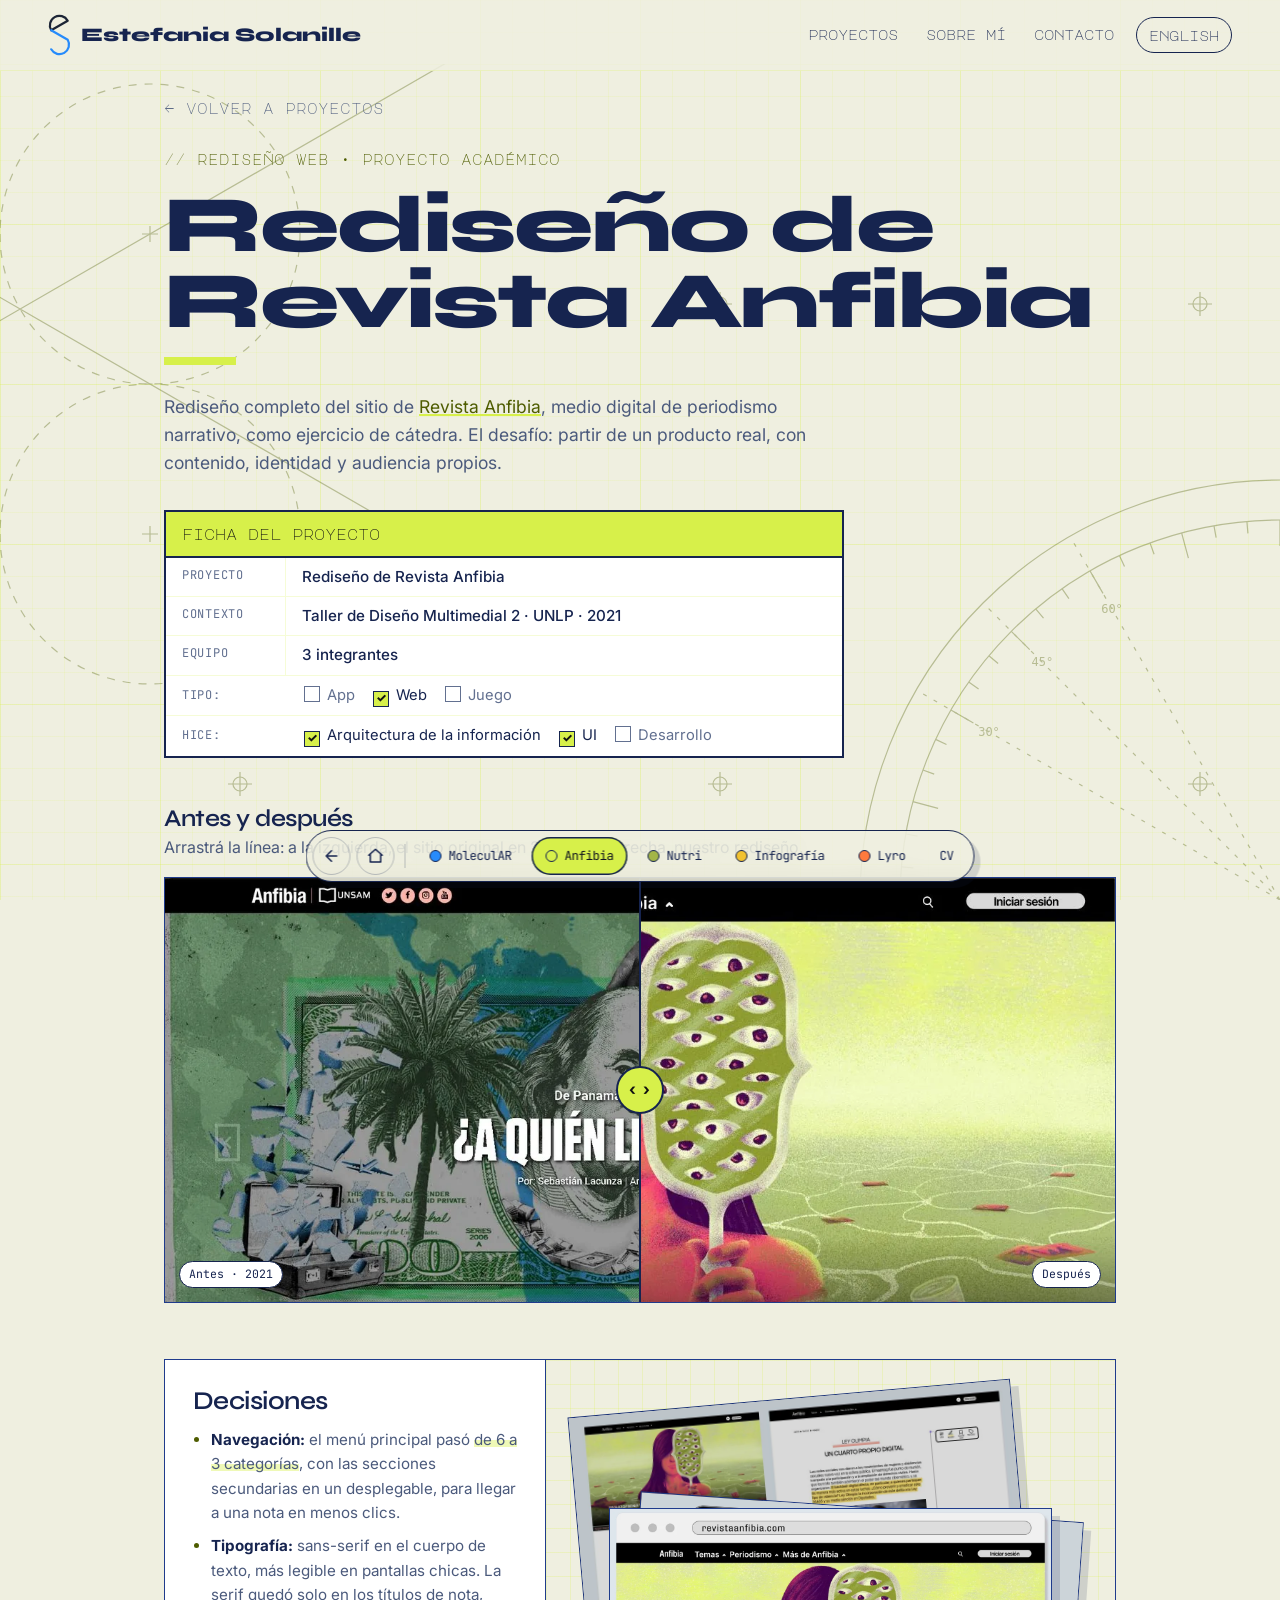
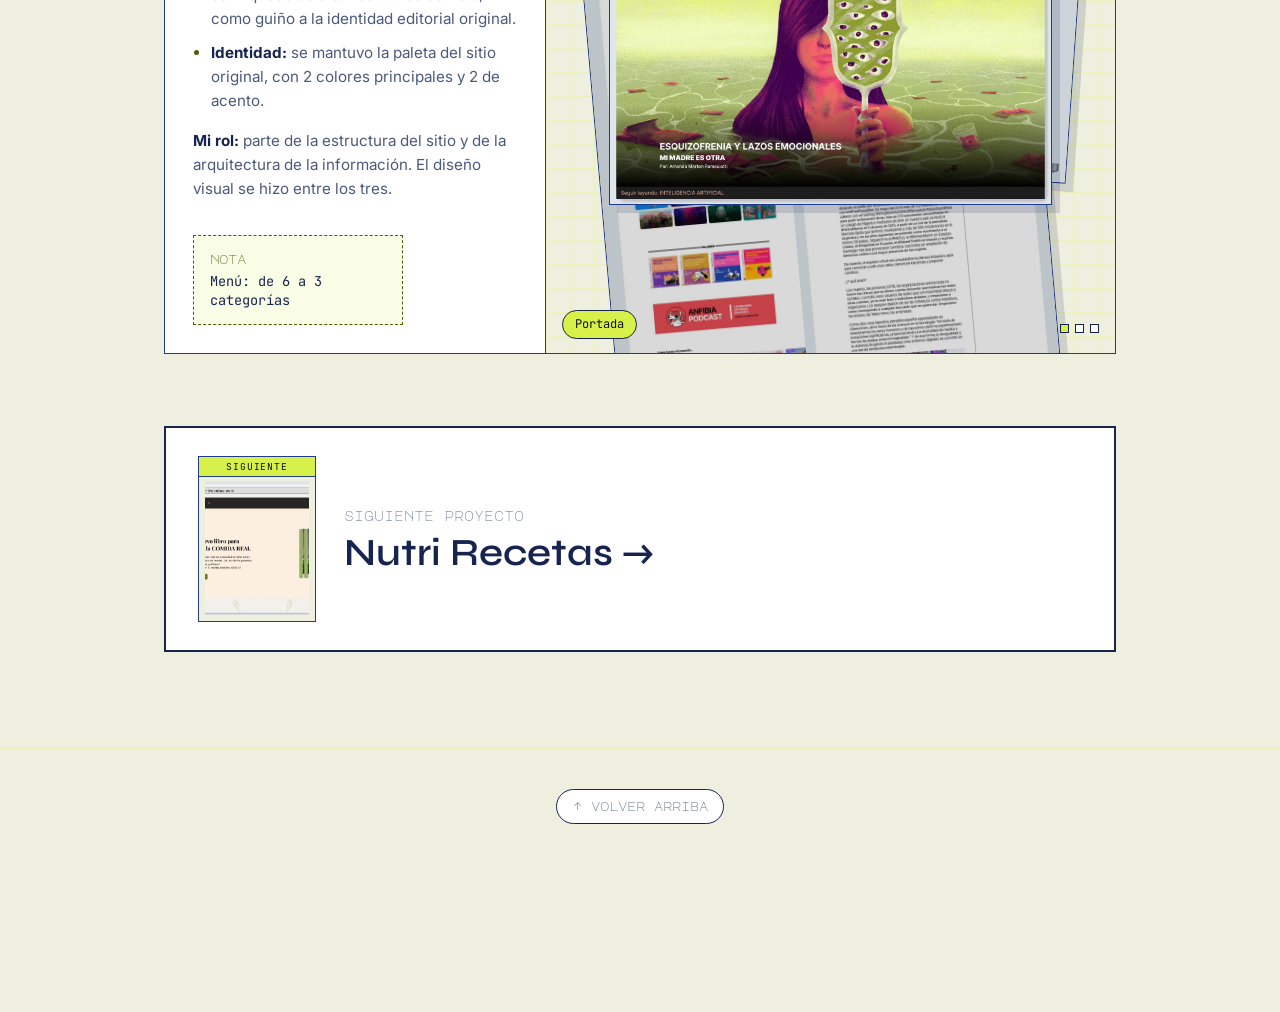
<file: anfibia.html>
<!doctype html>
<html lang="es">
<head>
  <meta charset="utf-8">
  <meta name="viewport" content="width=device-width, initial-scale=1">
  <title>Revista Anfibia · Estefania Solanille</title>
  <meta name="description" content="Rediseño del sitio de Revista Anfibia: navegación, tipografía e identidad. Proyecto académico de Estefania Solanille.">
  <link rel="alternate" hreflang="es" href="https://estefaniasolanille.github.io/anfibia.html">
  <link rel="alternate" hreflang="en" href="https://estefaniasolanille.github.io/en/anfibia.html">
  <link rel="icon" type="image/svg+xml" href="img/favicon.svg">
  <link rel="icon" type="image/png" sizes="32x32" href="img/favicon-32.png">
  <link rel="apple-touch-icon" href="img/apple-touch-icon.png">
  <meta property="og:type" content="website">
  <meta property="og:url" content="https://estefaniasolanille.github.io/anfibia.html">
  <meta property="og:title" content="Revista Anfibia · Estefania Solanille">
  <meta property="og:description" content="Rediseño del sitio de Revista Anfibia: navegación, tipografía e identidad. Proyecto académico de Estefania Solanille.">
  <meta property="og:image" content="https://estefaniasolanille.github.io/img/og-portada.jpg">
  <meta property="og:image:width" content="1200">
  <meta property="og:image:height" content="630">
  <meta property="og:locale" content="es_AR">
  <meta name="twitter:card" content="summary_large_image">
  <script>document.documentElement.classList.add('js')</script>
  <link rel="preconnect" href="https://fonts.googleapis.com">
  <link rel="preconnect" href="https://fonts.gstatic.com" crossorigin>
  <link href="https://fonts.googleapis.com/css2?family=Inter:wght@400;500;700&family=JetBrains+Mono&family=Major+Mono+Display&family=Syne:wght@600;800&display=swap" rel="stylesheet">
  <link rel="stylesheet" href="css/styles.css?v=66">
</head>
<body class="page-case theme-anfibia">

  <header class="topbar">
    <a href="index.html" class="logo" aria-label="Estefania Solanille · Inicio"><svg class="logo-mark" viewBox="14 4 72 132" aria-hidden="true"><path class="guides" d="M20 40a30 30 0 1 0 60 0a30 30 0 1 0 -60 0 M20 100a30 30 0 1 0 60 0a30 30 0 1 0 -60 0 M11.89 62.00L88.11 18.00 M11.89 48.00L88.11 92.00 M6 10H94M6 40H94M6 70H94M6 100H94M6 130H94 M20 0V140M50 0V140M80 0V140"/><path class="lm e" pathLength="1" d="M75.98 25.00A30 30 0 1 0 24.02 55.00L75.98 25.00"/><path class="lm s" pathLength="1" d="M24.02 55.00L75.98 85.00A30 30 0 1 1 24.02 115.00"/></svg><span class="logo-full">Estefania Solanille</span></a>
    <nav aria-label="Secciones">
      <a href="index.html#proyectos">Proyectos</a>
      <a href="index.html#sobre-mi">Sobre mí</a>
      <a href="index.html#contacto">Contacto</a>
      <a class="lang" href="en/anfibia.html" hreflang="en" lang="en">English</a>
    </nav>
  </header>

  <main class="case-page">
    <a class="back" href="index.html#proyectos">← Volver a proyectos</a>

    <header class="case-head">
      <p class="eyebrow">Rediseño web · Proyecto académico</p>
      <h1>Rediseño de Revista Anfibia</h1>
      <p class="lead">Rediseño completo del sitio de <a href="https://www.revistaanfibia.com" target="_blank" rel="noopener">Revista Anfibia</a>, medio digital de periodismo narrativo, como ejercicio de cátedra. El desafío: partir de un producto real, con contenido, identidad y audiencia propios.</p>
      <div class="ficha">
        <p class="ficha-title">Ficha del proyecto</p>
        <dl class="ficha-fields">
          <div><dt>Proyecto</dt><dd>Rediseño de Revista Anfibia</dd></div>
          <div><dt>Contexto</dt><dd>Taller de Diseño Multimedial 2 · UNLP · 2021</dd></div>
          <div><dt>Equipo</dt><dd>3 integrantes</dd></div>
        </dl>
        <div class="ficha-checks"><span class="ficha-label">Tipo:</span><span class="check">App</span><span class="check on">Web</span><span class="check">Juego</span></div>
        <div class="ficha-checks"><span class="ficha-label">Hice:</span><span class="check on">Arquitectura de la información</span><span class="check on">UI</span><span class="check">Desarrollo</span></div>
      </div>
    </header>

    <section class="reveal">
      <h2 class="gallery-title">Antes y después</h2>
      <p class="gallery-lead">Arrastrá la línea: a la izquierda, el sitio original en 2021; a la derecha, nuestro rediseño.</p>
      <div class="compare">
        <img src="img/proyectos/anfibia-despues.webp" alt="Rediseño: menú con 3 categorías y una nota destacada a pantalla completa" loading="lazy">
        <img class="compare-before" src="img/proyectos/anfibia-antes.webp" alt="Sitio original de 2021: menú con 6 categorías" loading="lazy">
        <span class="compare-tag before" aria-hidden="true">Antes · 2021</span>
        <span class="compare-tag after" aria-hidden="true">Después</span>
        <input type="range" min="0" max="100" value="50" aria-label="Mover la línea entre el antes y el después">
      </div>
    </section>

    <div class="bento reveal">
      <div class="bento-text">
        <h2>Decisiones</h2>
        <ul>
          <li><strong>Navegación:</strong> el menú principal pasó <span class="mark">de 6 a 3 categorías</span>, con las secciones secundarias en un desplegable, para llegar a una nota en menos clics.</li>
          <li><strong>Tipografía:</strong> sans-serif en el cuerpo de texto, más legible en pantallas chicas. La serif quedó solo en los títulos de nota, como guiño a la identidad editorial original.</li>
          <li><strong>Identidad:</strong> se mantuvo la paleta del sitio original, con 2 colores principales y 2 de acento.</li>
        </ul>
        <p><strong>Mi rol:</strong> parte de la estructura del sitio y de la arquitectura de la información. El diseño visual se hizo entre los tres.</p>
      <aside class="postit">Menú: de 6 a 3 categorías</aside>
      </div>
      <div class="shuffle" tabindex="0" role="button" aria-label="Ver la siguiente pantalla">
        <figure class="shuffle-card" data-label="Portada"><img loading="lazy" src="img/proyectos/anfibia-home.webp" alt="Portada del rediseño de Revista Anfibia en un navegador"></figure>
        <figure class="shuffle-card" data-label="Historias breves y Punto de encuentro"><img loading="lazy" src="img/proyectos/anfibia-laptop.webp" alt="Secciones Historias breves y Punto de encuentro del rediseño, en una laptop"></figure>
        <figure class="shuffle-card" data-label="Home completa y nota"><img loading="lazy" src="img/proyectos/anfibia-paginas.webp" alt="Home completa y página de nota del rediseño"></figure>
        <span class="shuffle-label"></span>
        <div class="shuffle-dots" aria-hidden="true"></div>
      </div>
    </div>

    <a class="next-project reveal" href="nutri-recetas.html">
      <div class="game-case" aria-hidden="true"><span class="game-case-band">Siguiente</span><img src="img/proyectos/nutri-home.webp" alt="" loading="lazy"></div>
      <div class="next-text"><span>Siguiente proyecto</span><strong>Nutri Recetas →</strong></div>
    </a>
  </main>

  <footer>
    <a class="to-top" href="#">↑ Volver arriba</a>
  </footer>
  <script src="js/main.js?v=52"></script>
</body>
</html>
</file>
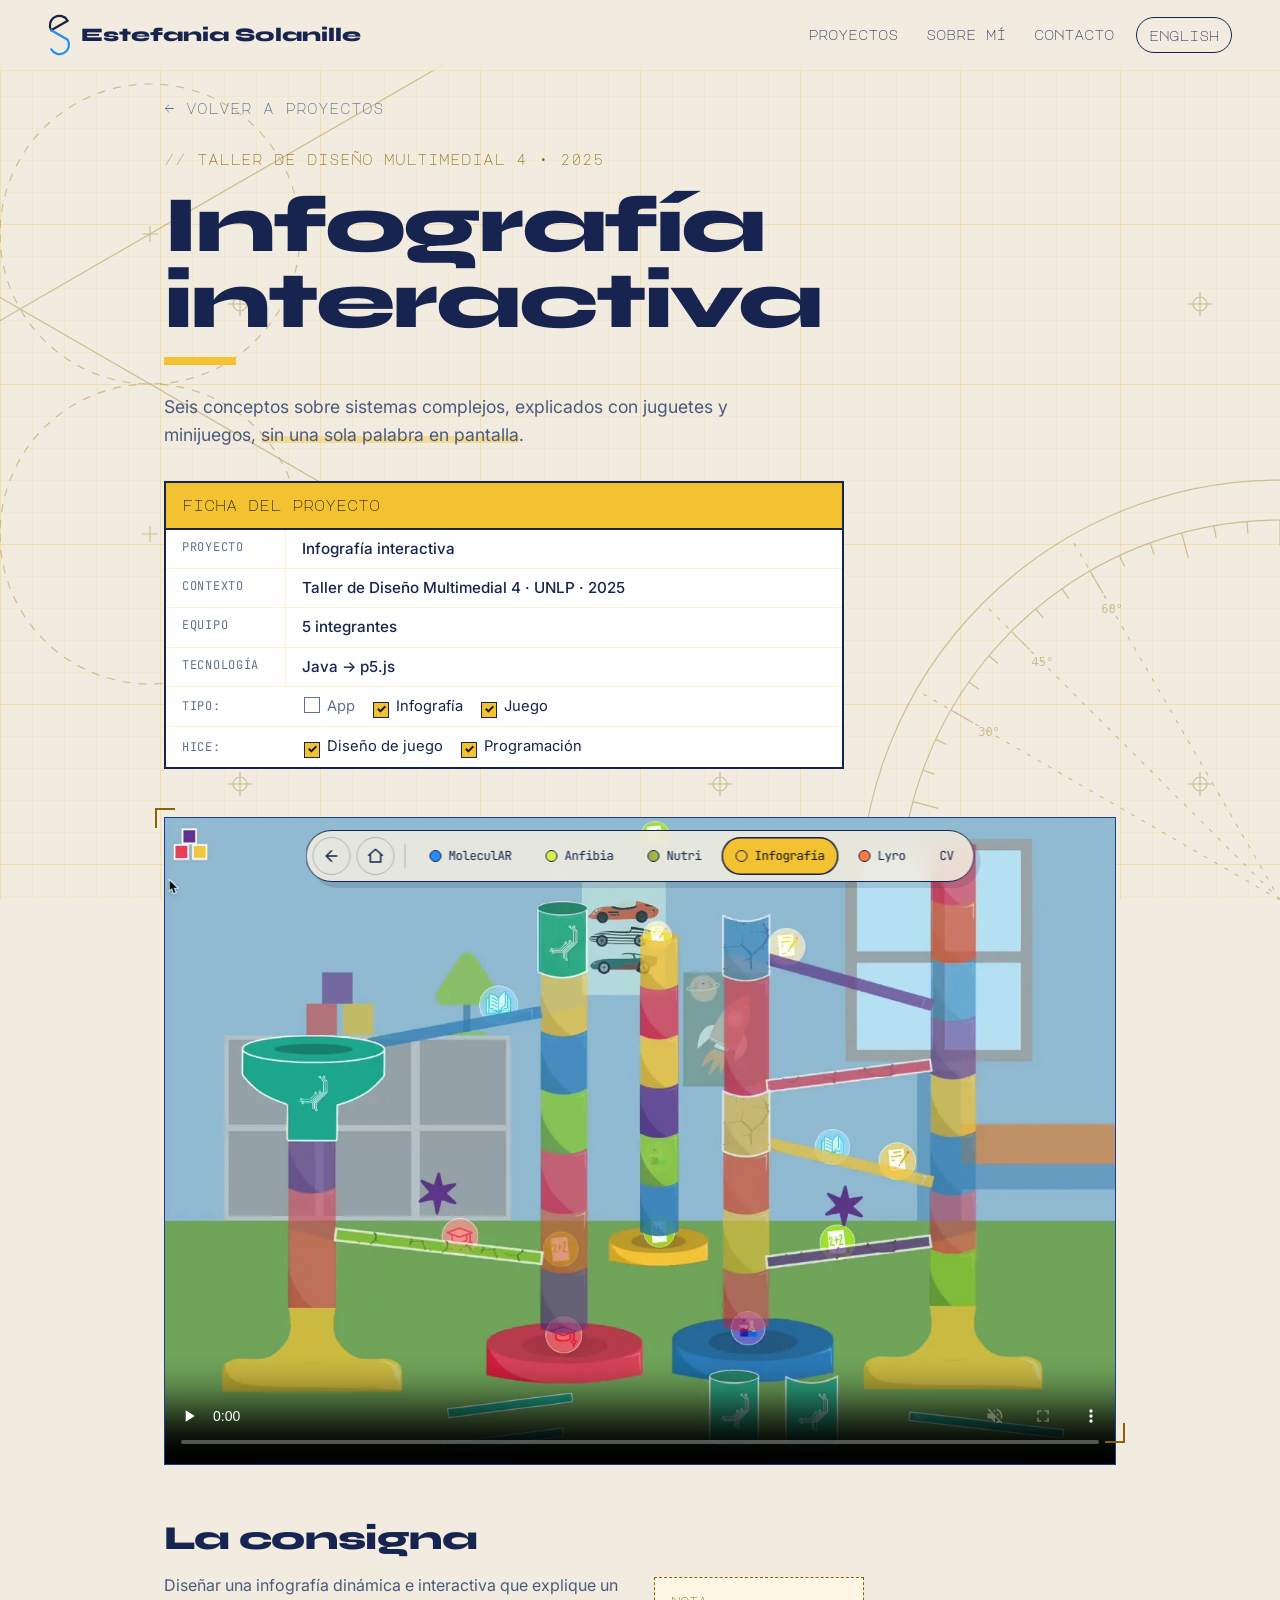
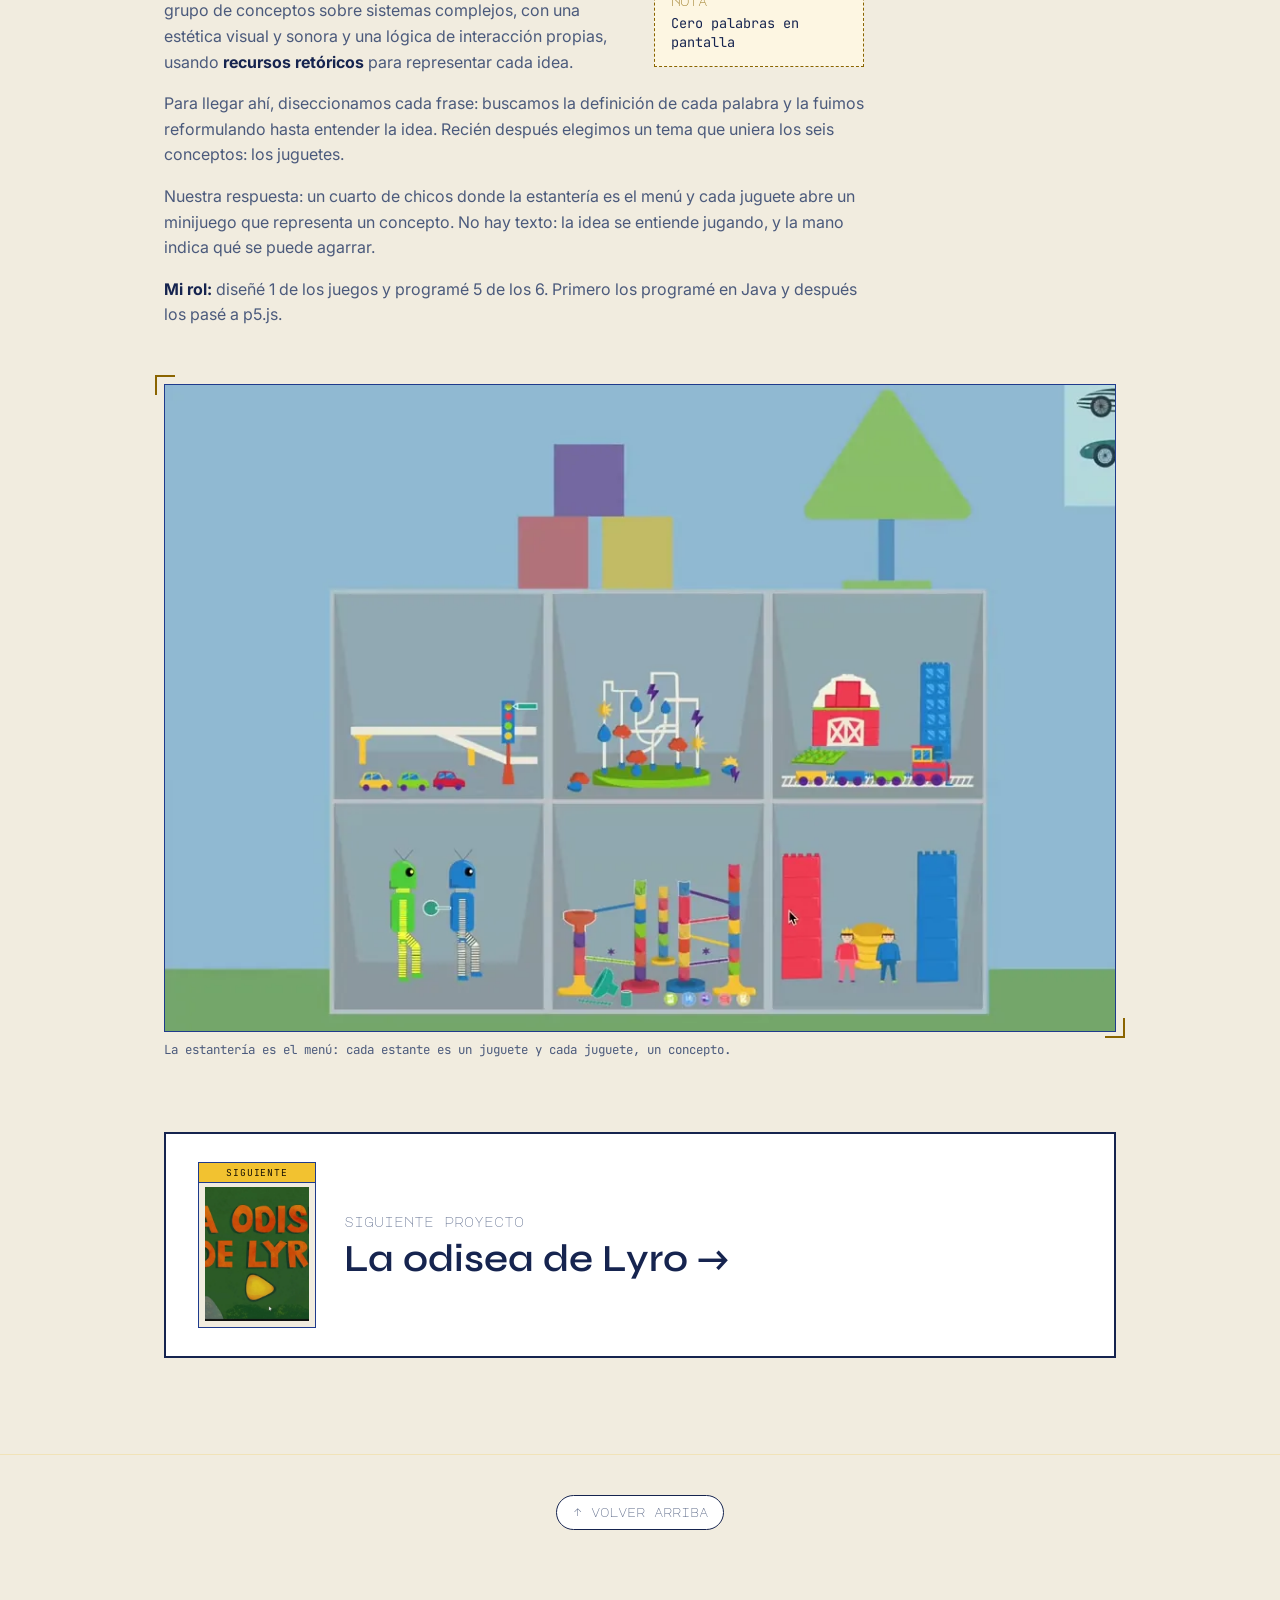
<file: infografia.html>
<!doctype html>
<html lang="es">
<head>
  <meta charset="utf-8">
  <meta name="viewport" content="width=device-width, initial-scale=1">
  <title>Infografía interactiva · Estefania Solanille</title>
  <meta name="description" content="Infografía interactiva: seis conceptos de sistemas complejos explicados con juguetes y minijuegos, sin texto. Taller de Diseño Multimedial 4, UNLP.">
  <link rel="alternate" hreflang="es" href="https://estefaniasolanille.github.io/infografia.html">
  <link rel="alternate" hreflang="en" href="https://estefaniasolanille.github.io/en/infografia.html">
  <link rel="icon" type="image/svg+xml" href="img/favicon.svg">
  <link rel="icon" type="image/png" sizes="32x32" href="img/favicon-32.png">
  <link rel="apple-touch-icon" href="img/apple-touch-icon.png">
  <meta property="og:type" content="website">
  <meta property="og:url" content="https://estefaniasolanille.github.io/infografia.html">
  <meta property="og:title" content="Infografía interactiva · Estefania Solanille">
  <meta property="og:description" content="Infografía interactiva: seis conceptos de sistemas complejos explicados con juguetes y minijuegos, sin texto. Taller de Diseño Multimedial 4, UNLP.">
  <meta property="og:image" content="https://estefaniasolanille.github.io/img/og-portada.jpg">
  <meta property="og:image:width" content="1200">
  <meta property="og:image:height" content="630">
  <meta property="og:locale" content="es_AR">
  <meta name="twitter:card" content="summary_large_image">
  <script>document.documentElement.classList.add('js')</script>
  <link rel="preconnect" href="https://fonts.googleapis.com">
  <link rel="preconnect" href="https://fonts.gstatic.com" crossorigin>
  <link href="https://fonts.googleapis.com/css2?family=Inter:wght@400;500;700&family=JetBrains+Mono&family=Major+Mono+Display&family=Syne:wght@600;800&display=swap" rel="stylesheet">
  <link rel="stylesheet" href="css/styles.css?v=66">
</head>
<body class="page-case theme-juegos">

  <header class="topbar">
    <a href="index.html" class="logo" aria-label="Estefania Solanille · Inicio"><svg class="logo-mark" viewBox="14 4 72 132" aria-hidden="true"><path class="guides" d="M20 40a30 30 0 1 0 60 0a30 30 0 1 0 -60 0 M20 100a30 30 0 1 0 60 0a30 30 0 1 0 -60 0 M11.89 62.00L88.11 18.00 M11.89 48.00L88.11 92.00 M6 10H94M6 40H94M6 70H94M6 100H94M6 130H94 M20 0V140M50 0V140M80 0V140"/><path class="lm e" pathLength="1" d="M75.98 25.00A30 30 0 1 0 24.02 55.00L75.98 25.00"/><path class="lm s" pathLength="1" d="M24.02 55.00L75.98 85.00A30 30 0 1 1 24.02 115.00"/></svg><span class="logo-full">Estefania Solanille</span></a>
    <nav aria-label="Secciones">
      <a href="index.html#proyectos">Proyectos</a>
      <a href="index.html#sobre-mi">Sobre mí</a>
      <a href="index.html#contacto">Contacto</a>
      <a class="lang" href="en/infografia.html" hreflang="en" lang="en">English</a>
    </nav>
  </header>

  <main class="case-page">
    <a class="back" href="index.html#proyectos">← Volver a proyectos</a>

    <header class="case-head">
      <p class="eyebrow">Taller de Diseño Multimedial 4 · 2025</p>
      <h1>Infografía interactiva</h1>
      <p class="lead">Seis conceptos sobre sistemas complejos, explicados con juguetes y minijuegos, <span class="mark">sin una sola palabra en pantalla</span>.</p>
      <div class="ficha">
        <p class="ficha-title">Ficha del proyecto</p>
        <dl class="ficha-fields">
          <div><dt>Proyecto</dt><dd>Infografía interactiva</dd></div>
          <div><dt>Contexto</dt><dd>Taller de Diseño Multimedial 4 · UNLP · 2025</dd></div>
          <div><dt>Equipo</dt><dd>5 integrantes</dd></div>
          <div><dt>Tecnología</dt><dd>Java → p5.js</dd></div>
        </dl>
        <div class="ficha-checks"><span class="ficha-label">Tipo:</span><span class="check">App</span><span class="check on">Infografía</span><span class="check on">Juego</span></div>
        <div class="ficha-checks"><span class="ficha-label">Hice:</span><span class="check on">Diseño de juego</span><span class="check on">Programación</span></div>
      </div>
    </header>

    <figure class="taped reveal">
      <video class="rounded" src="video/juegos-sin-texto.mp4" poster="img/proyectos/juegos-sin-texto-poster.webp" controls muted loop playsinline preload="none"></video>
    </figure>

    <section class="case-block reveal">
      <h2>La consigna</h2>
      <aside class="postit">Cero palabras en pantalla</aside>
      <p>Diseñar una infografía dinámica e interactiva que explique un grupo de conceptos sobre sistemas complejos, con una estética visual y sonora y una lógica de interacción propias, usando <strong>recursos retóricos</strong> para representar cada idea.</p>
      <p>Para llegar ahí, diseccionamos cada frase: buscamos la definición de cada palabra y la fuimos reformulando hasta entender la idea. Recién después elegimos un tema que uniera los seis conceptos: los juguetes.</p>
      <p>Nuestra respuesta: un cuarto de chicos donde la estantería es el menú y cada juguete abre un minijuego que representa un concepto. No hay texto: la idea se entiende jugando, y la mano indica qué se puede agarrar.</p>
      <p><strong>Mi rol:</strong> diseñé 1 de los juegos y programé 5 de los 6. Primero los programé en Java y después los pasé a p5.js.</p>
    </section>

    <figure class="taped reveal">
      <img class="rounded" src="img/juegos/menu.webp" alt="La estantería del cuarto con seis juguetes, uno por concepto" loading="lazy">
      <figcaption>La estantería es el menú: cada estante es un juguete y cada juguete, un concepto.</figcaption>
    </figure>

    <a class="next-project reveal" href="lyro.html">
      <div class="game-case" aria-hidden="true"><span class="game-case-band">Siguiente</span><img src="img/lyro/portada.webp" alt="" loading="lazy"></div>
      <div class="next-text"><span>Siguiente proyecto</span><strong>La odisea de Lyro →</strong></div>
    </a>
  </main>

  <footer>
    <a class="to-top" href="#">↑ Volver arriba</a>
  </footer>
  <script src="js/main.js?v=52"></script>
</body>
</html>
</file>
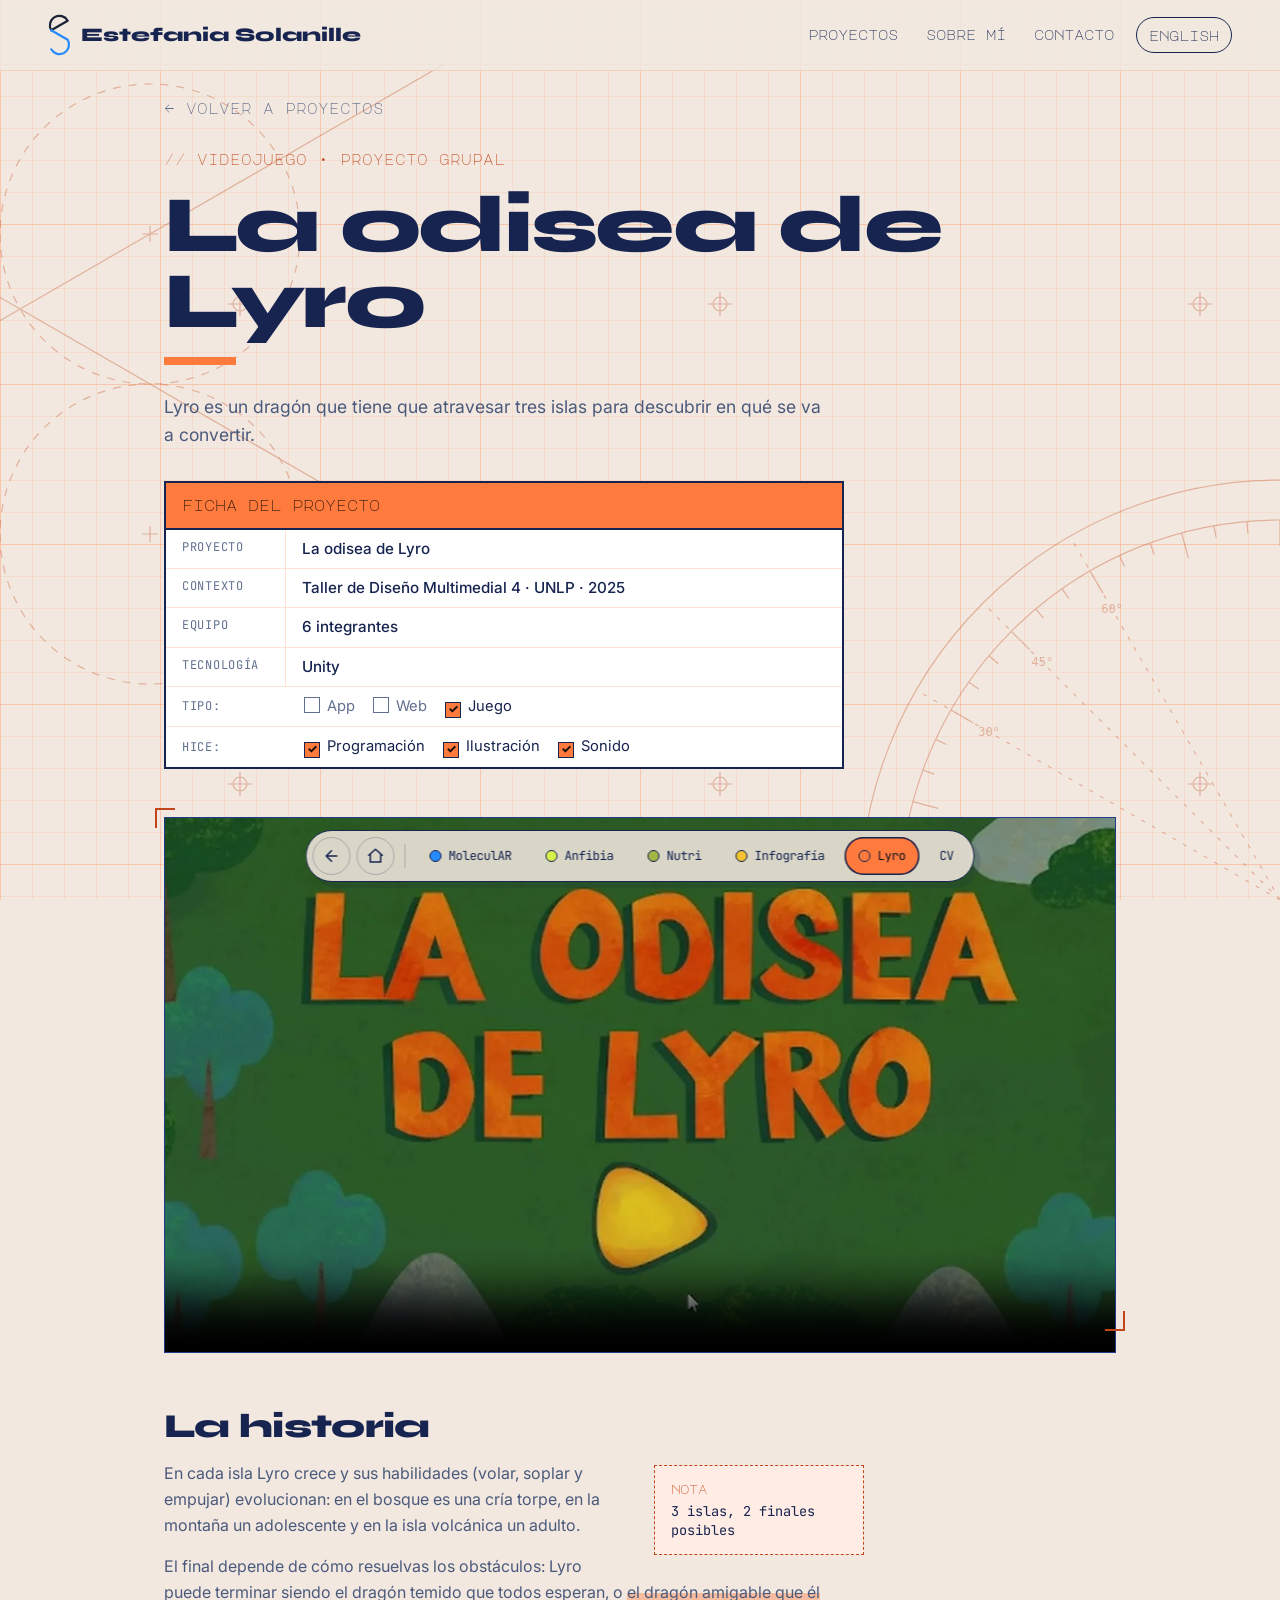
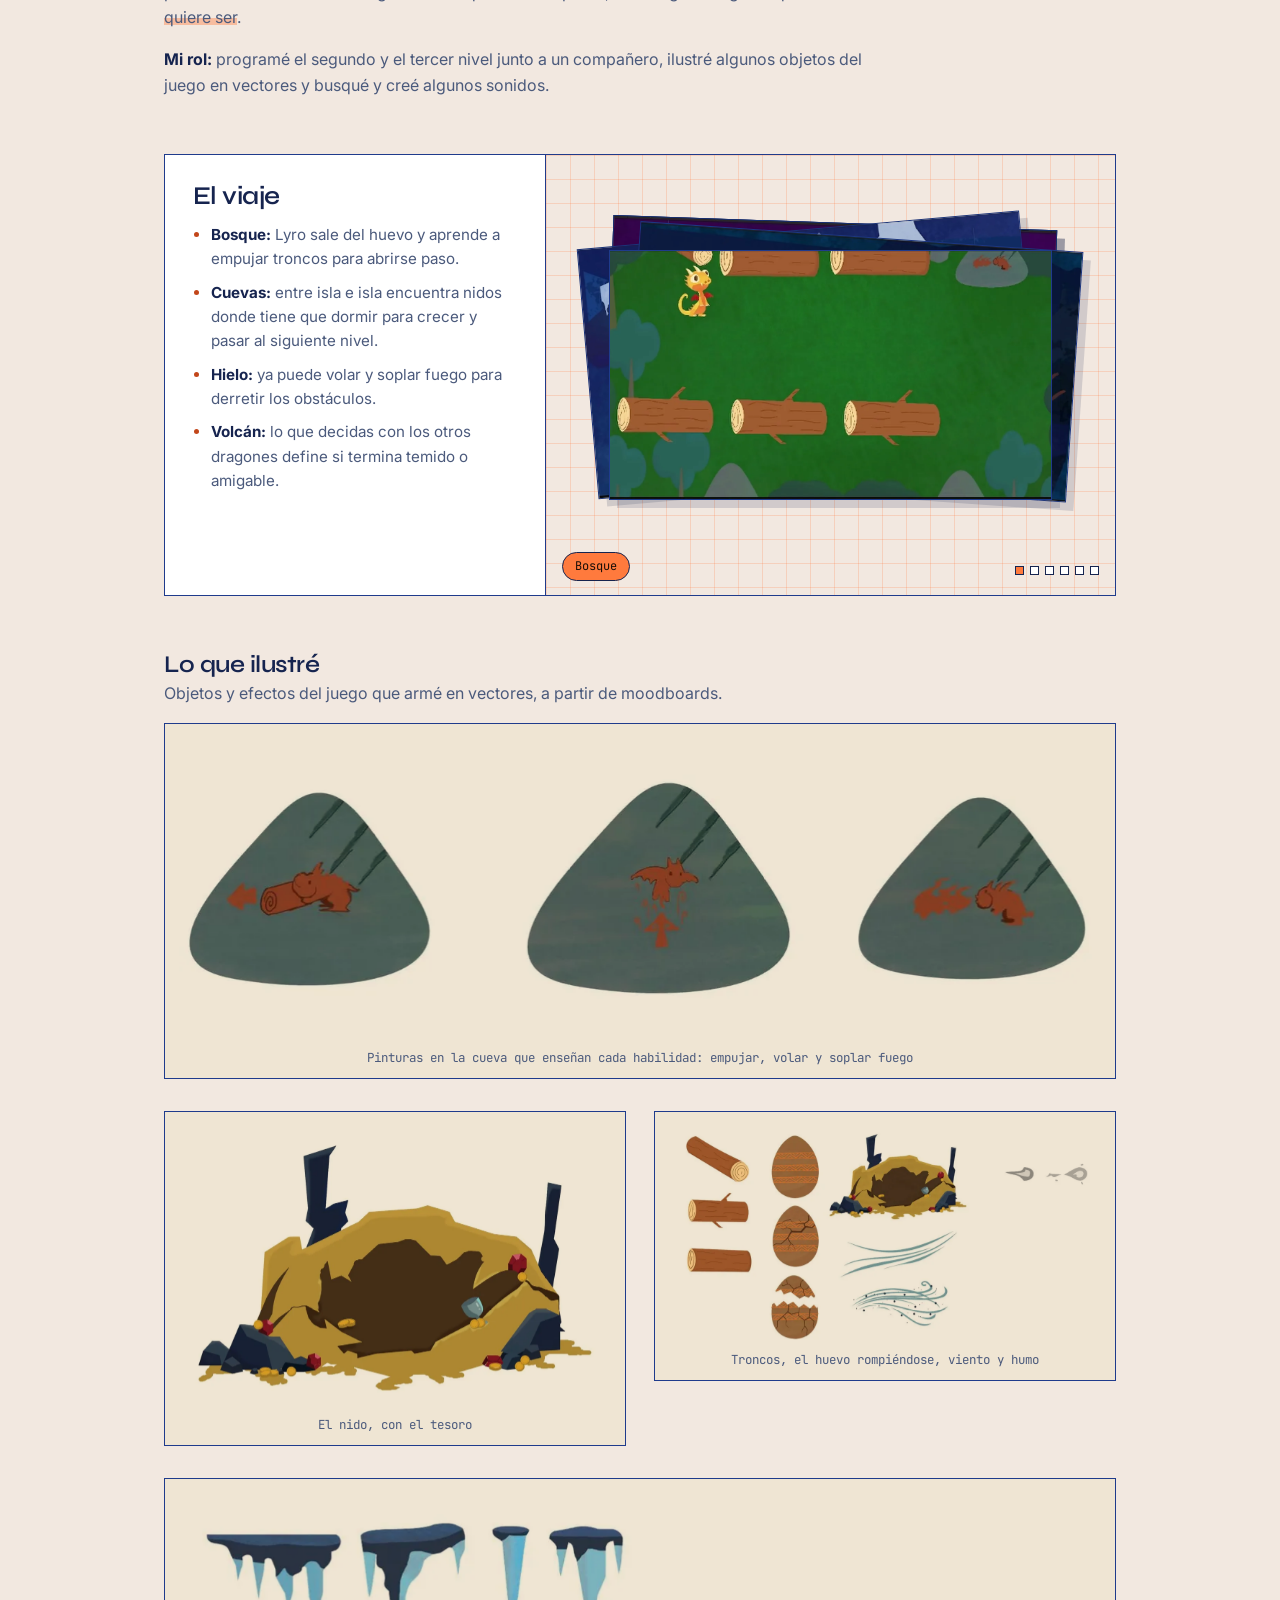
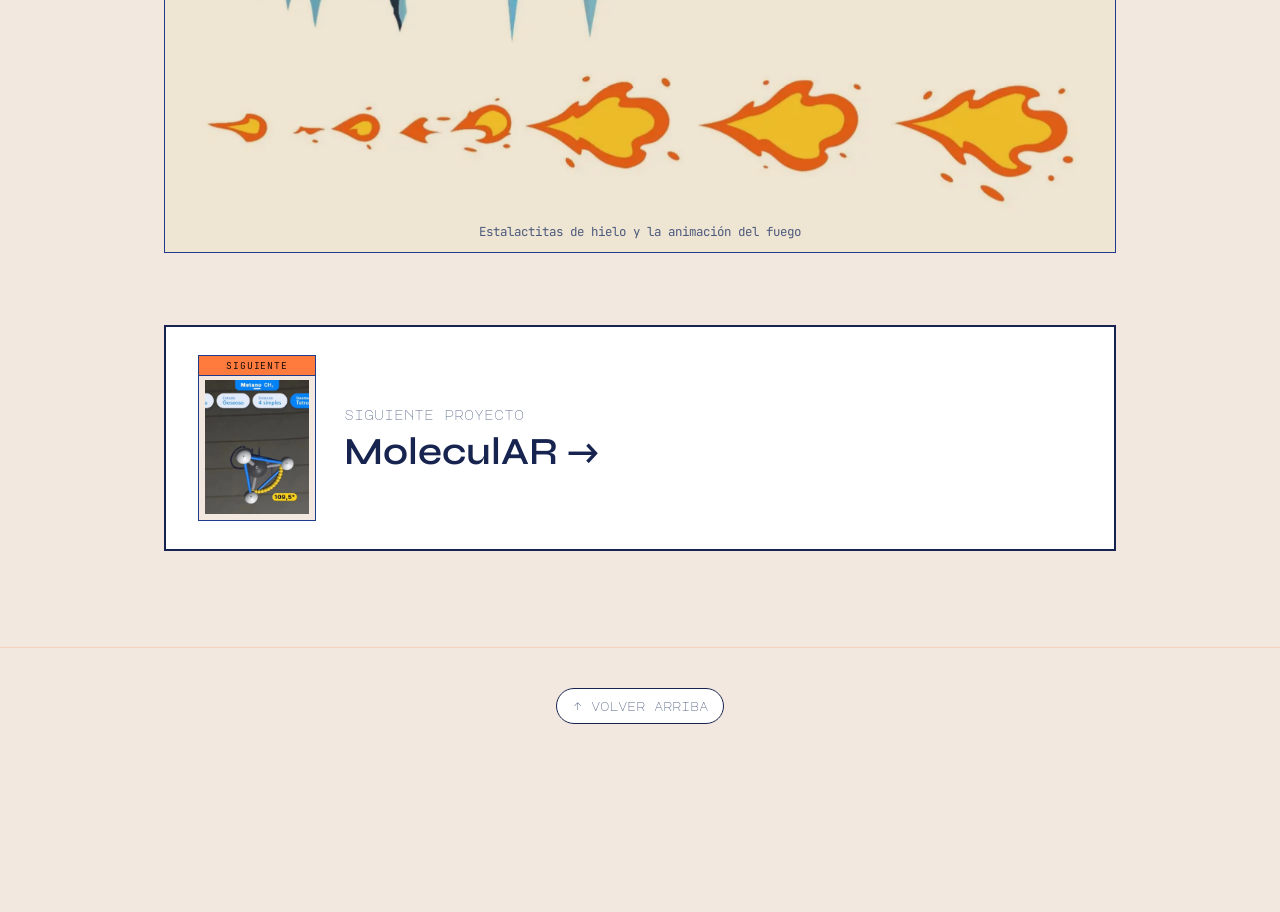
<file: lyro.html>
<!doctype html>
<html lang="es">
<head>
  <meta charset="utf-8">
  <meta name="viewport" content="width=device-width, initial-scale=1">
  <title>La odisea de Lyro · Estefania Solanille</title>
  <meta name="description" content="La odisea de Lyro: videojuego en Unity sobre un dragón que atraviesa tres islas. Proyecto grupal de Estefania Solanille.">
  <link rel="alternate" hreflang="es" href="https://estefaniasolanille.github.io/lyro.html">
  <link rel="alternate" hreflang="en" href="https://estefaniasolanille.github.io/en/lyro.html">
  <link rel="icon" type="image/svg+xml" href="img/favicon.svg">
  <link rel="icon" type="image/png" sizes="32x32" href="img/favicon-32.png">
  <link rel="apple-touch-icon" href="img/apple-touch-icon.png">
  <meta property="og:type" content="website">
  <meta property="og:url" content="https://estefaniasolanille.github.io/lyro.html">
  <meta property="og:title" content="La odisea de Lyro · Estefania Solanille">
  <meta property="og:description" content="La odisea de Lyro: videojuego en Unity sobre un dragón que atraviesa tres islas. Proyecto grupal de Estefania Solanille.">
  <meta property="og:image" content="https://estefaniasolanille.github.io/img/og-portada.jpg">
  <meta property="og:image:width" content="1200">
  <meta property="og:image:height" content="630">
  <meta property="og:locale" content="es_AR">
  <meta name="twitter:card" content="summary_large_image">
  <script>document.documentElement.classList.add('js')</script>
  <link rel="preconnect" href="https://fonts.googleapis.com">
  <link rel="preconnect" href="https://fonts.gstatic.com" crossorigin>
  <link href="https://fonts.googleapis.com/css2?family=Inter:wght@400;500;700&family=JetBrains+Mono&family=Major+Mono+Display&family=Syne:wght@600;800&display=swap" rel="stylesheet">
  <link rel="stylesheet" href="css/styles.css?v=66">
</head>
<body class="page-case theme-lyro">

  <header class="topbar">
    <a href="index.html" class="logo" aria-label="Estefania Solanille · Inicio"><svg class="logo-mark" viewBox="14 4 72 132" aria-hidden="true"><path class="guides" d="M20 40a30 30 0 1 0 60 0a30 30 0 1 0 -60 0 M20 100a30 30 0 1 0 60 0a30 30 0 1 0 -60 0 M11.89 62.00L88.11 18.00 M11.89 48.00L88.11 92.00 M6 10H94M6 40H94M6 70H94M6 100H94M6 130H94 M20 0V140M50 0V140M80 0V140"/><path class="lm e" pathLength="1" d="M75.98 25.00A30 30 0 1 0 24.02 55.00L75.98 25.00"/><path class="lm s" pathLength="1" d="M24.02 55.00L75.98 85.00A30 30 0 1 1 24.02 115.00"/></svg><span class="logo-full">Estefania Solanille</span></a>
    <nav aria-label="Secciones">
      <a href="index.html#proyectos">Proyectos</a>
      <a href="index.html#sobre-mi">Sobre mí</a>
      <a href="index.html#contacto">Contacto</a>
      <a class="lang" href="en/lyro.html" hreflang="en" lang="en">English</a>
    </nav>
  </header>

  <main class="case-page">
    <a class="back" href="index.html#proyectos">← Volver a proyectos</a>

    <header class="case-head">
      <p class="eyebrow">Videojuego · Proyecto grupal</p>
      <h1>La odisea de Lyro</h1>
      <p class="lead">Lyro es un dragón que tiene que atravesar tres islas para descubrir en qué se va a convertir.</p>
      <div class="ficha">
        <p class="ficha-title">Ficha del proyecto</p>
        <dl class="ficha-fields">
          <div><dt>Proyecto</dt><dd>La odisea de Lyro</dd></div>
          <div><dt>Contexto</dt><dd>Taller de Diseño Multimedial 4 · UNLP · 2025</dd></div>
          <div><dt>Equipo</dt><dd>6 integrantes</dd></div>
          <div><dt>Tecnología</dt><dd>Unity</dd></div>
        </dl>
        <div class="ficha-checks"><span class="ficha-label">Tipo:</span><span class="check">App</span><span class="check">Web</span><span class="check on">Juego</span></div>
        <div class="ficha-checks"><span class="ficha-label">Hice:</span><span class="check on">Programación</span><span class="check on">Ilustración</span><span class="check on">Sonido</span></div>
      </div>
    </header>

    <figure class="taped reveal">
      <video class="rounded" src="video/lyro.mp4" poster="img/lyro/portada.webp" controls muted playsinline preload="none"></video>
    </figure>

    <section class="case-block reveal">
      <h2>La historia</h2>
      <aside class="postit">3 islas, 2 finales posibles</aside>
      <p>En cada isla Lyro crece y sus habilidades (volar, soplar y empujar) evolucionan: en el bosque es una cría torpe, en la montaña un adolescente y en la isla volcánica un adulto.</p>
      <p>El final depende de cómo resuelvas los obstáculos: Lyro puede terminar siendo el dragón temido que todos esperan, o <span class="mark">el dragón amigable que él quiere ser</span>.</p>
      <p><strong>Mi rol:</strong> programé el segundo y el tercer nivel junto a un compañero, ilustré algunos objetos del juego en vectores y busqué y creé algunos sonidos.</p>
    </section>

    <div class="bento reveal">
      <div class="bento-text">
        <h2>El viaje</h2>
        <ul>
          <li><strong>Bosque:</strong> Lyro sale del huevo y aprende a empujar troncos para abrirse paso.</li>
          <li><strong>Cuevas:</strong> entre isla e isla encuentra nidos donde tiene que dormir para crecer y pasar al siguiente nivel.</li>
          <li><strong>Hielo:</strong> ya puede volar y soplar fuego para derretir los obstáculos.</li>
          <li><strong>Volcán:</strong> lo que decidas con los otros dragones define si termina temido o amigable.</li>
        </ul>
      </div>
      <div class="shuffle" tabindex="0" role="button" aria-label="Ver la siguiente escena">
        <figure class="shuffle-card" data-label="Bosque"><img loading="lazy" src="img/lyro/bosque.webp" alt="Lyro bebé en el bosque, entre troncos"></figure>
        <figure class="shuffle-card" data-label="Cueva con nido"><img loading="lazy" src="img/lyro/cueva.webp" alt="Lyro junto a un nido en una cueva con pinturas rupestres"></figure>
        <figure class="shuffle-card" data-label="Hielo"><img loading="lazy" src="img/lyro/hielo.webp" alt="Lyro frente a estalactitas de hielo en la montaña"></figure>
        <figure class="shuffle-card" data-label="Volcán"><img loading="lazy" src="img/lyro/volcan.webp" alt="Lyro con otros dragones junto a una estatua que se derrite en la isla volcánica"></figure>
        <figure class="shuffle-card" data-label="Lyro adulto"><img loading="lazy" src="img/lyro/adulto.webp" alt="Lyro adulto con las alas abiertas"></figure>
        <figure class="shuffle-card" data-label="El final"><img loading="lazy" src="img/lyro/vuelo.webp" alt="Lyro adulto volando sobre la lava"></figure>
        <span class="shuffle-label"></span>
        <div class="shuffle-dots" aria-hidden="true"></div>
      </div>
    </div>

    <section class="reveal">
      <h2 class="gallery-title">Lo que ilustré</h2>
      <p class="gallery-lead">Objetos y efectos del juego que armé en vectores, a partir de moodboards.</p>
      <div class="drawings">
        <figure class="taped sheet wide"><img src="img/lyro/dibujo-carteles.webp" alt="Tres pinturas rupestres de Lyro: empujando un tronco, volando y soplando fuego" loading="lazy"><figcaption>Pinturas en la cueva que enseñan cada habilidad: empujar, volar y soplar fuego</figcaption></figure>
        <figure class="taped sheet"><img src="img/lyro/dibujo-nido.webp" alt="Nido de dragón rodeado de monedas, rubíes, una copa y rocas" loading="lazy"><figcaption>El nido, con el tesoro</figcaption></figure>
        <figure class="taped sheet"><img src="img/lyro/dibujo-objetos.webp" alt="Troncos, un huevo en tres etapas hasta romperse, el nido, ráfagas de viento y humo" loading="lazy"><figcaption>Troncos, el huevo rompiéndose, viento y humo</figcaption></figure>
        <figure class="taped sheet wide"><img src="img/lyro/dibujo-hielo-fuego.webp" alt="Estalactitas de hielo y la secuencia de una llamarada que crece" loading="lazy"><figcaption>Estalactitas de hielo y la animación del fuego</figcaption></figure>
      </div>
    </section>

    <a class="next-project reveal" href="molecular.html">
      <div class="game-case" aria-hidden="true"><span class="game-case-band">Siguiente</span><img src="img/molecular/app-geometria.webp" alt="" loading="lazy"></div>
      <div class="next-text"><span>Siguiente proyecto</span><strong>MoleculAR →</strong></div>
    </a>
  </main>

  <footer>
    <a class="to-top" href="#">↑ Volver arriba</a>
  </footer>
  <script src="js/main.js?v=52"></script>
</body>
</html>
</file>
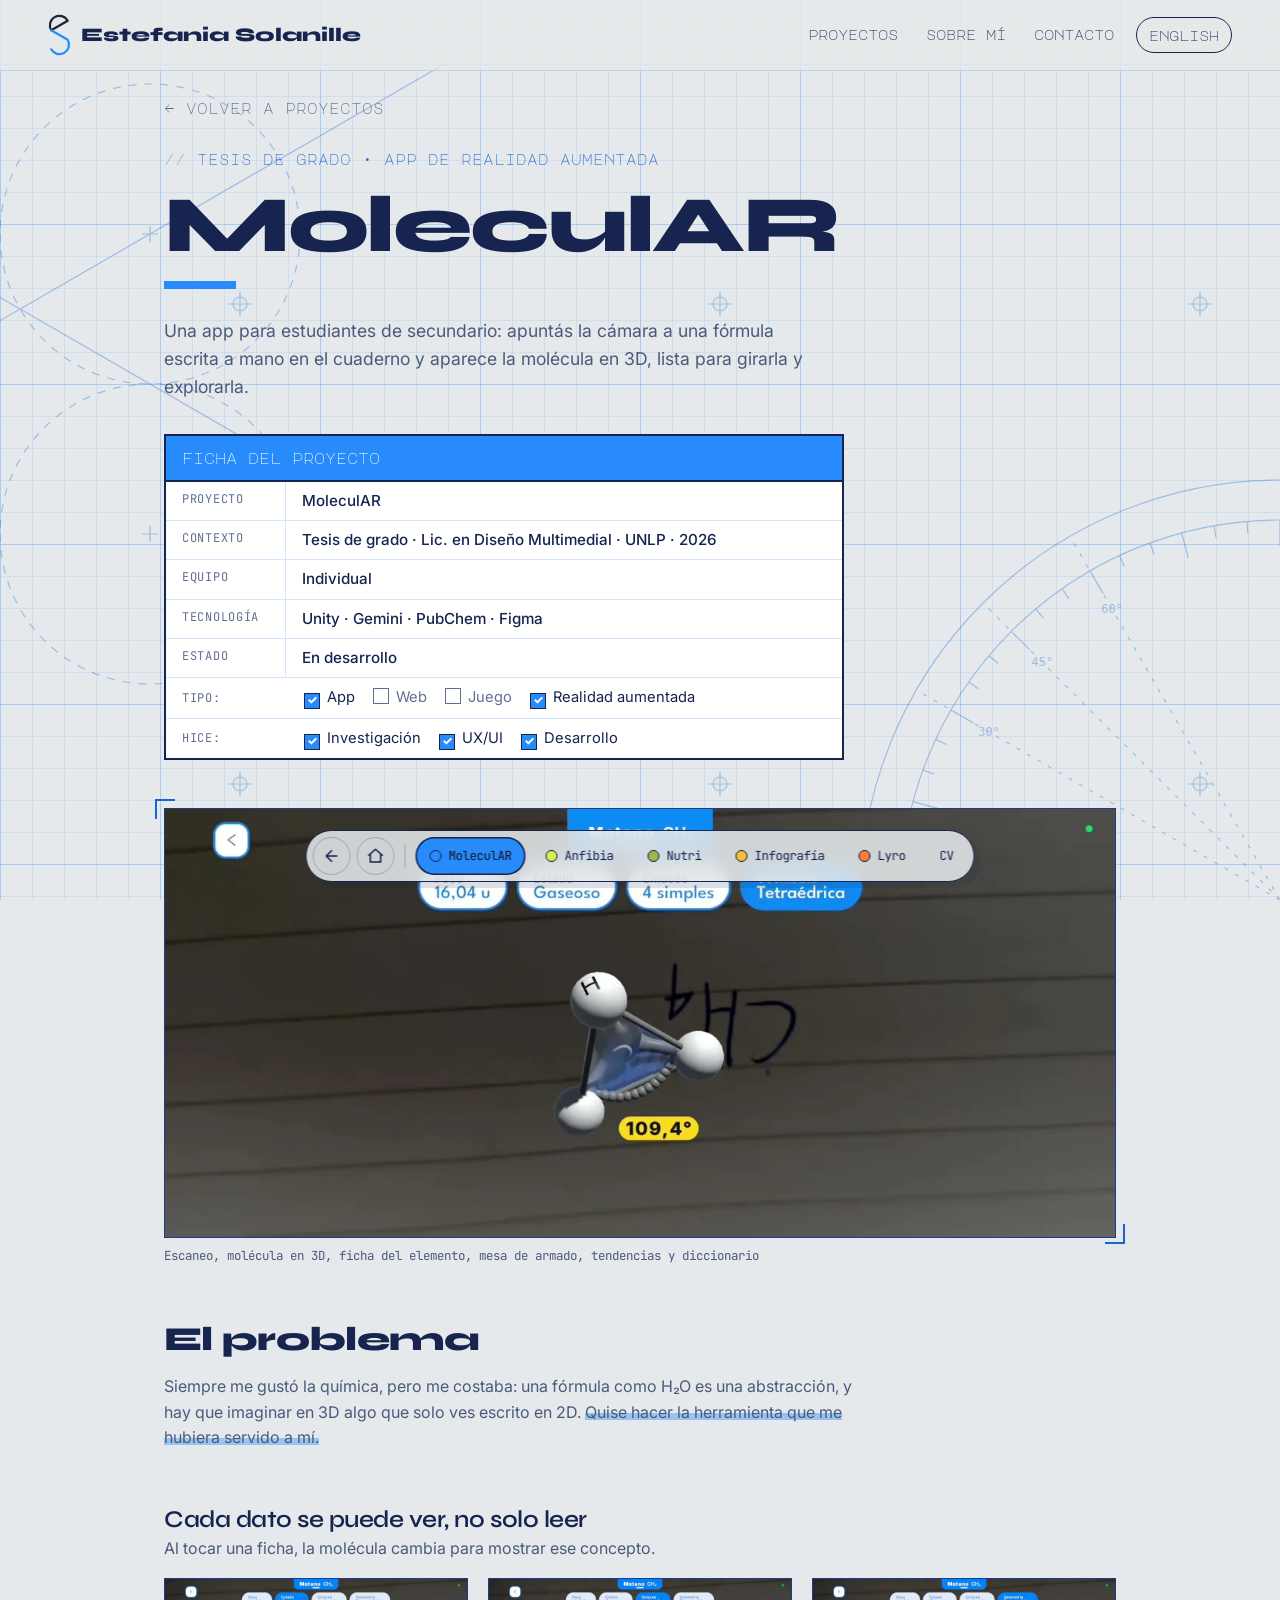
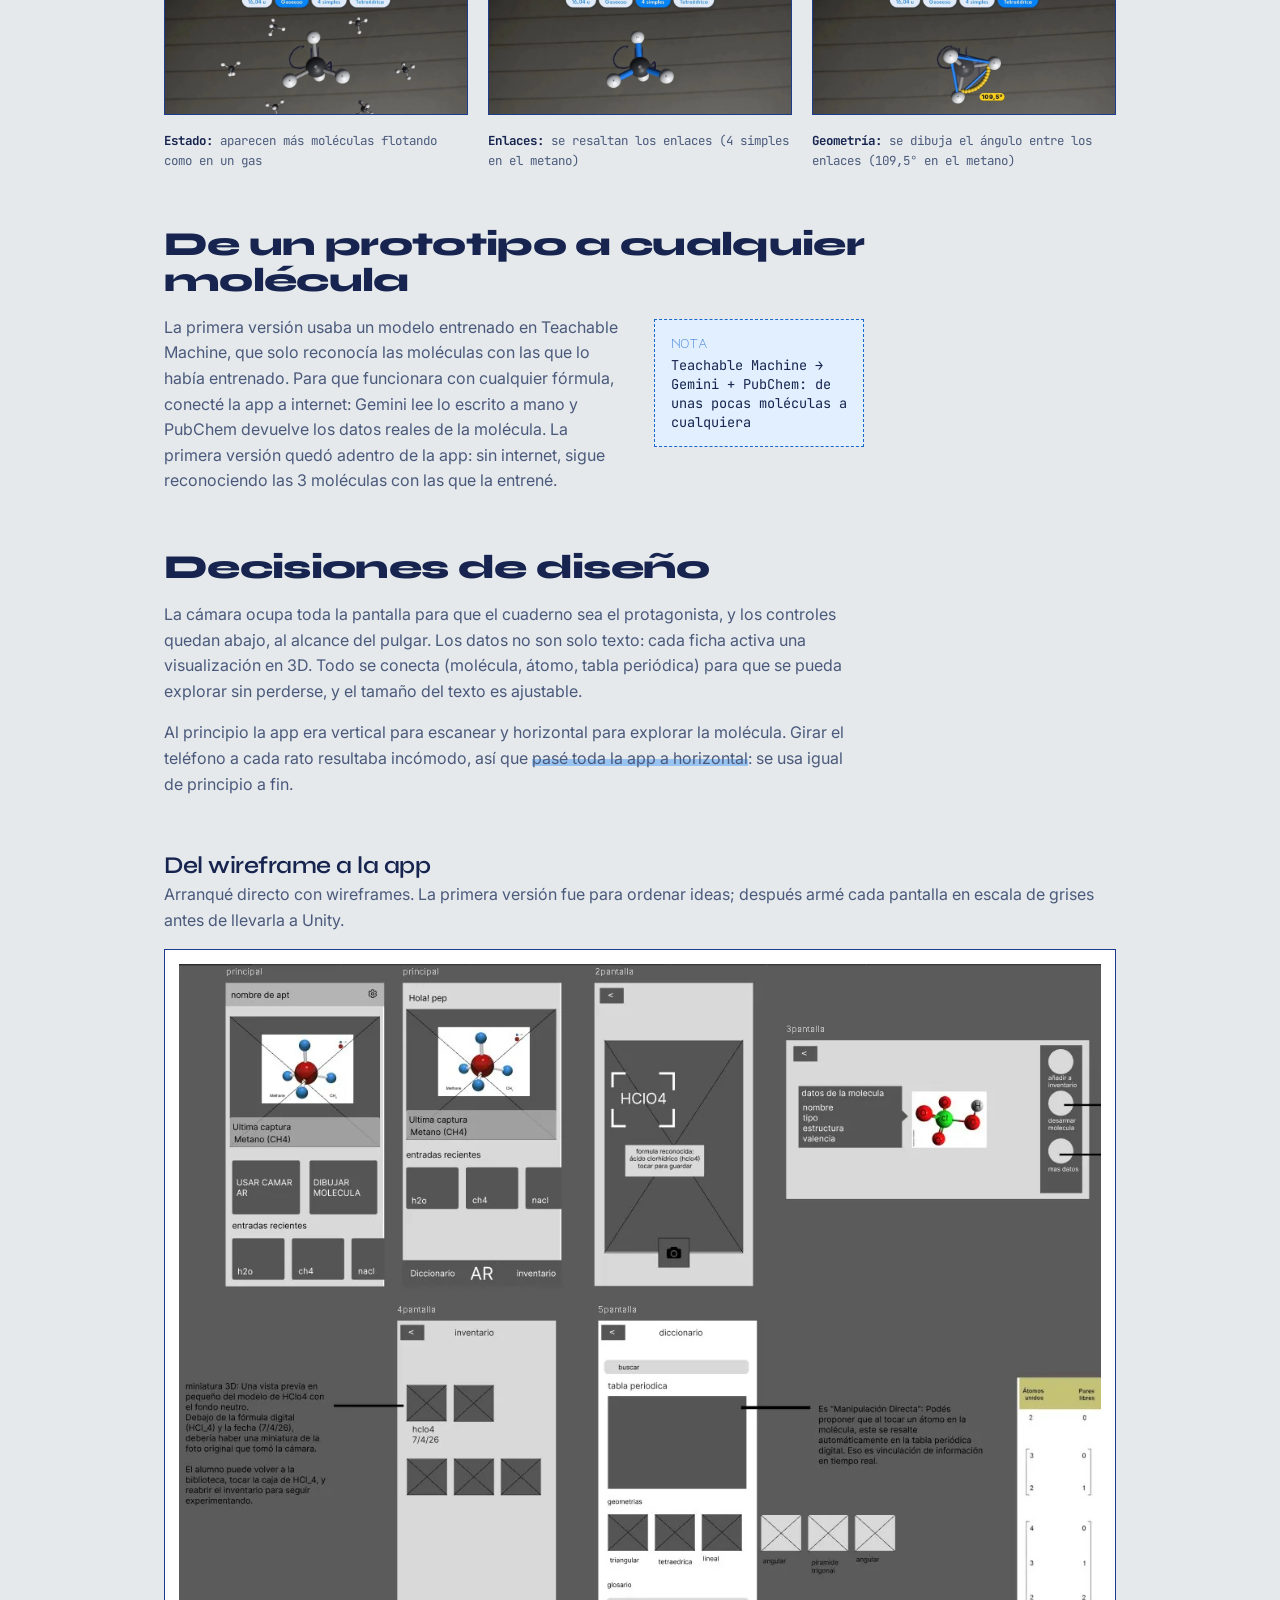
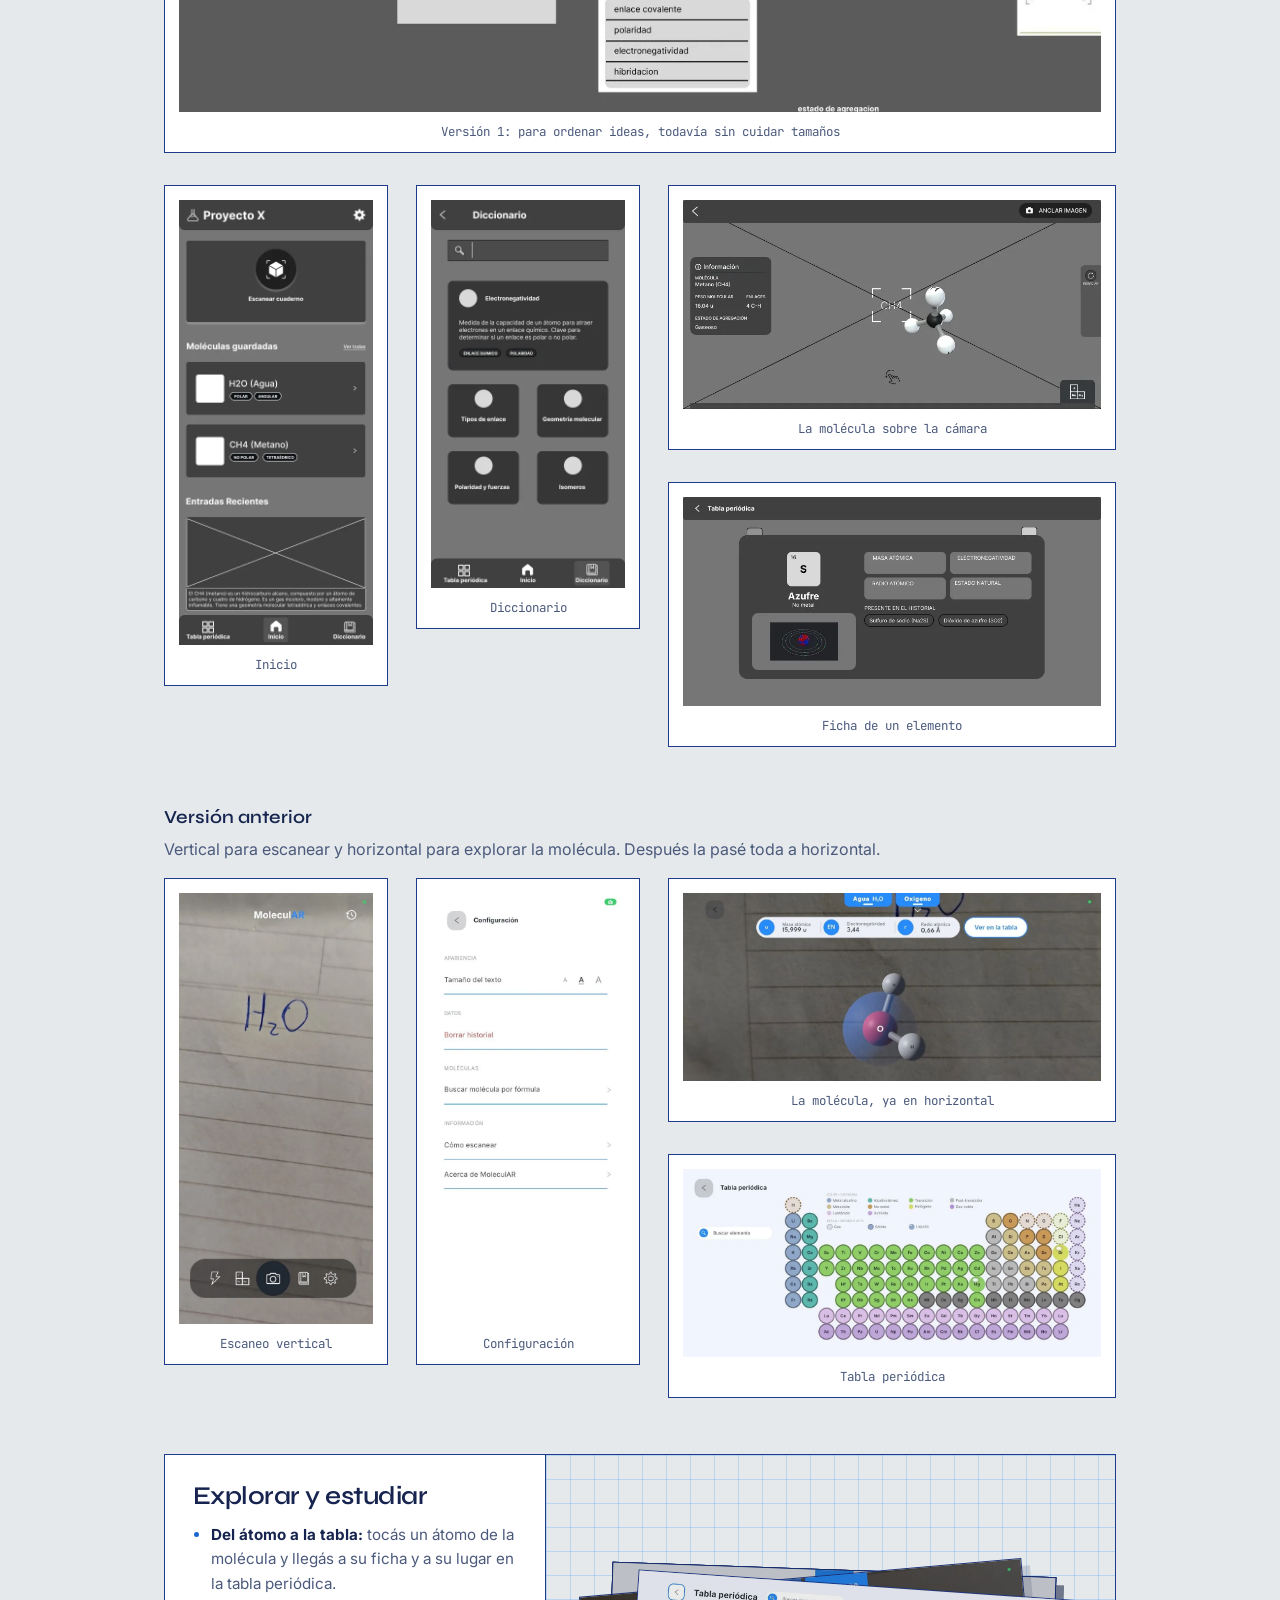
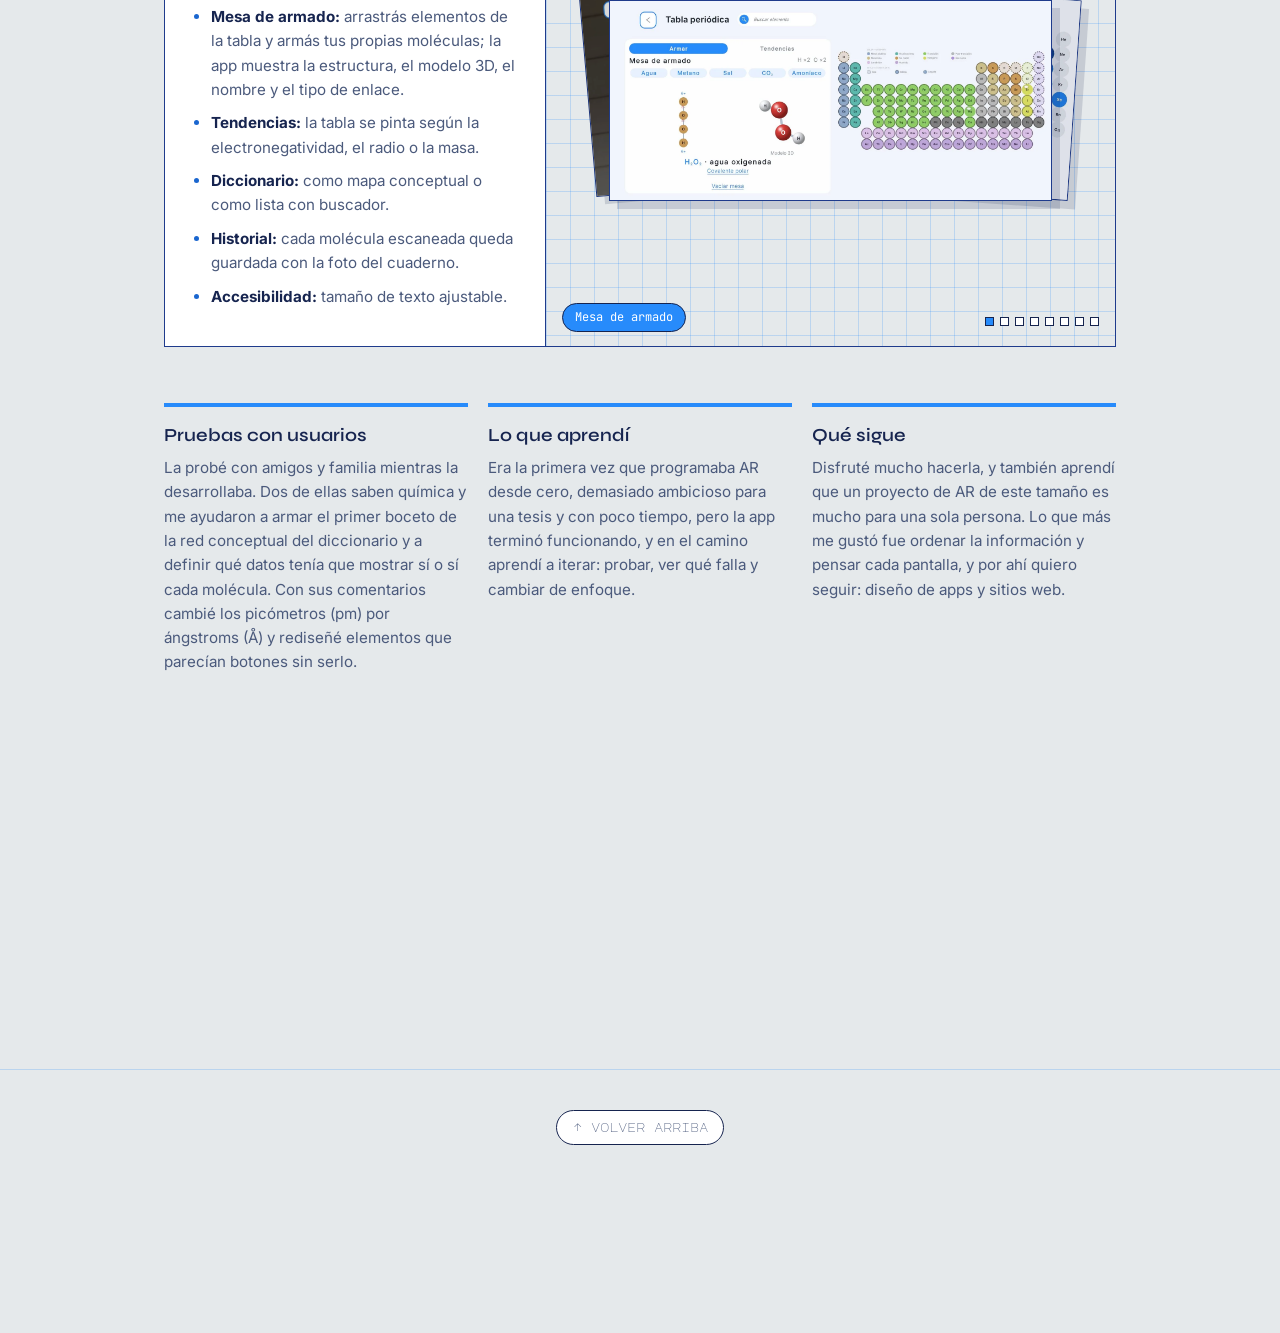
<file: molecular.html>
<!doctype html>
<html lang="es">
<head>
  <meta charset="utf-8">
  <meta name="viewport" content="width=device-width, initial-scale=1">
  <title>MoleculAR · Estefania Solanille</title>
  <meta name="description" content="MoleculAR: app de realidad aumentada que convierte fórmulas químicas escritas a mano en moléculas 3D. Tesis de grado de Estefania Solanille.">
  <link rel="alternate" hreflang="es" href="https://estefaniasolanille.github.io/molecular.html">
  <link rel="alternate" hreflang="en" href="https://estefaniasolanille.github.io/en/molecular.html">
  <link rel="icon" type="image/svg+xml" href="img/favicon.svg">
  <link rel="icon" type="image/png" sizes="32x32" href="img/favicon-32.png">
  <link rel="apple-touch-icon" href="img/apple-touch-icon.png">
  <meta property="og:type" content="website">
  <meta property="og:url" content="https://estefaniasolanille.github.io/molecular.html">
  <meta property="og:title" content="MoleculAR · Estefania Solanille">
  <meta property="og:description" content="MoleculAR: app de realidad aumentada que convierte fórmulas químicas escritas a mano en moléculas 3D. Tesis de grado de Estefania Solanille.">
  <meta property="og:image" content="https://estefaniasolanille.github.io/img/og-portada.jpg">
  <meta property="og:image:width" content="1200">
  <meta property="og:image:height" content="630">
  <meta property="og:locale" content="es_AR">
  <meta name="twitter:card" content="summary_large_image">
  <script>document.documentElement.classList.add('js')</script>
  <link rel="preconnect" href="https://fonts.googleapis.com">
  <link rel="preconnect" href="https://fonts.gstatic.com" crossorigin>
  <link href="https://fonts.googleapis.com/css2?family=Inter:wght@400;500;700&family=JetBrains+Mono&family=Major+Mono+Display&family=Syne:wght@600;800&display=swap" rel="stylesheet">
  <link rel="stylesheet" href="css/styles.css?v=66">
</head>
<body class="page-case theme-molecular">

  <header class="topbar">
    <a href="index.html" class="logo" aria-label="Estefania Solanille · Inicio"><svg class="logo-mark" viewBox="14 4 72 132" aria-hidden="true"><path class="guides" d="M20 40a30 30 0 1 0 60 0a30 30 0 1 0 -60 0 M20 100a30 30 0 1 0 60 0a30 30 0 1 0 -60 0 M11.89 62.00L88.11 18.00 M11.89 48.00L88.11 92.00 M6 10H94M6 40H94M6 70H94M6 100H94M6 130H94 M20 0V140M50 0V140M80 0V140"/><path class="lm e" pathLength="1" d="M75.98 25.00A30 30 0 1 0 24.02 55.00L75.98 25.00"/><path class="lm s" pathLength="1" d="M24.02 55.00L75.98 85.00A30 30 0 1 1 24.02 115.00"/></svg><span class="logo-full">Estefania Solanille</span></a>
    <nav aria-label="Secciones">
      <a href="index.html#proyectos">Proyectos</a>
      <a href="index.html#sobre-mi">Sobre mí</a>
      <a href="index.html#contacto">Contacto</a>
      <a class="lang" href="en/molecular.html" hreflang="en" lang="en">English</a>
    </nav>
  </header>

  <main class="case-page">
    <a class="back" href="index.html#proyectos">← Volver a proyectos</a>

    <header class="case-head">
      <p class="eyebrow">Tesis de grado · App de realidad aumentada</p>
      <h1>MoleculAR</h1>
      <p class="lead">Una app para estudiantes de secundario: apuntás la cámara a una fórmula escrita a mano en el cuaderno y aparece la molécula en 3D, lista para girarla y explorarla.</p>
      <div class="ficha">
        <p class="ficha-title">Ficha del proyecto</p>
        <dl class="ficha-fields">
          <div><dt>Proyecto</dt><dd>MoleculAR</dd></div>
          <div><dt>Contexto</dt><dd>Tesis de grado · Lic. en Diseño Multimedial · UNLP · 2026</dd></div>
          <div><dt>Equipo</dt><dd>Individual</dd></div>
          <div><dt>Tecnología</dt><dd>Unity · Gemini · PubChem · Figma</dd></div>
          <div><dt>Estado</dt><dd>En desarrollo</dd></div>
        </dl>
        <div class="ficha-checks"><span class="ficha-label">Tipo:</span><span class="check on">App</span><span class="check">Web</span><span class="check">Juego</span><span class="check on">Realidad aumentada</span></div>
        <div class="ficha-checks"><span class="ficha-label">Hice:</span><span class="check on">Investigación</span><span class="check on">UX/UI</span><span class="check on">Desarrollo</span></div>
      </div>
    </header>

    <figure class="taped reveal">
      <video class="demo-video" src="video/molecular-app.mp4?v=2" poster="img/molecular/app-poster.webp" autoplay muted loop playsinline aria-label="Recorrido por MoleculAR: escaneo de CH4, la molécula en 3D, la ficha del carbono, la mesa de armado, las tendencias y el diccionario"></video>
      <figcaption>Escaneo, molécula en 3D, ficha del elemento, mesa de armado, tendencias y diccionario</figcaption>
    </figure>

    <section class="case-block reveal">
      <h2>El problema</h2>
      <p>Siempre me gustó la química, pero me costaba: una fórmula como H₂O es una abstracción, y hay que imaginar en 3D algo que solo ves escrito en 2D. <span class="mark">Quise hacer la herramienta que me hubiera servido a mí.</span></p>
    </section>

    <section class="reveal">
      <h2 class="gallery-title">Cada dato se puede ver, no solo leer</h2>
      <p class="gallery-lead">Al tocar una ficha, la molécula cambia para mostrar ese concepto.</p>
      <div class="gallery three">
        <figure class="taped"><img src="img/molecular/app-estado.webp" alt="Metano en 3D con varias moléculas chicas flotando alrededor para representar el estado gaseoso" loading="lazy"><figcaption><strong>Estado:</strong> aparecen más moléculas flotando como en un gas</figcaption></figure>
        <figure class="taped"><img src="img/molecular/app-enlaces.webp" alt="Metano en 3D con sus cuatro enlaces simples resaltados en azul" loading="lazy"><figcaption><strong>Enlaces:</strong> se resaltan los enlaces (4 simples en el metano)</figcaption></figure>
        <figure class="taped"><img src="img/molecular/app-geometria.webp" alt="Metano en 3D con el ángulo de 109,5 grados marcado entre dos enlaces" loading="lazy"><figcaption><strong>Geometría:</strong> se dibuja el ángulo entre los enlaces (109,5° en el metano)</figcaption></figure>
      </div>
    </section>

    <section class="case-block reveal">
      <h2>De un prototipo a cualquier molécula</h2>
      <aside class="postit">Teachable Machine → Gemini + PubChem: de unas pocas moléculas a cualquiera</aside>
      <p>La primera versión usaba un modelo entrenado en Teachable Machine, que solo reconocía las moléculas con las que lo había entrenado. Para que funcionara con cualquier fórmula, conecté la app a internet: Gemini lee lo escrito a mano y PubChem devuelve los datos reales de la molécula. La primera versión quedó adentro de la app: sin internet, sigue reconociendo las 3 moléculas con las que la entrené.</p>
    </section>

    <section class="case-block reveal">
      <h2>Decisiones de diseño</h2>
      <p>La cámara ocupa toda la pantalla para que el cuaderno sea el protagonista, y los controles quedan abajo, al alcance del pulgar. Los datos no son solo texto: cada ficha activa una visualización en 3D. Todo se conecta (molécula, átomo, tabla periódica) para que se pueda explorar sin perderse, y el tamaño del texto es ajustable.</p>
      <p>Al principio la app era vertical para escanear y horizontal para explorar la molécula. Girar el teléfono a cada rato resultaba incómodo, así que <span class="mark">pasé toda la app a horizontal</span>: se usa igual de principio a fin.</p>
    </section>

    <section id="wireframes" class="reveal">
      <h2 class="gallery-title">Del wireframe a la app</h2>
      <p class="gallery-lead">Arranqué directo con wireframes. La primera versión fue para ordenar ideas; después armé cada pantalla en escala de grises antes de llevarla a Unity.</p>
      <div class="drawings wireframes">
        <figure class="taped sheet wide"><img src="img/molecular/proceso-v1.webp" alt="Primera versión: pantallas sueltas de inicio, cámara, molécula, inventario y diccionario, con notas" loading="lazy"><figcaption>Versión 1: para ordenar ideas, todavía sin cuidar tamaños</figcaption></figure>
        <figure class="taped sheet tall"><img src="img/molecular/proceso-inicio.webp" alt="Wireframe de la pantalla de inicio con el botón para escanear y las moléculas guardadas" loading="lazy"><figcaption>Inicio</figcaption></figure>
        <figure class="taped sheet tall"><img src="img/molecular/proceso-diccionario.webp" alt="Wireframe del diccionario con buscador y categorías" loading="lazy"><figcaption>Diccionario</figcaption></figure>
        <figure class="taped sheet"><img src="img/molecular/proceso-ar.webp" alt="Wireframe de la molécula de metano sobre la cámara, con el panel de información" loading="lazy"><figcaption>La molécula sobre la cámara</figcaption></figure>
        <figure class="taped sheet"><img src="img/molecular/proceso-elemento.webp" alt="Wireframe de la ficha del azufre" loading="lazy"><figcaption>Ficha de un elemento</figcaption></figure>
      </div>
      <h3 class="gallery-title sub">Versión anterior</h3>
      <p class="gallery-lead">Vertical para escanear y horizontal para explorar la molécula. Después la pasé toda a horizontal.</p>
      <div class="drawings wireframes">
        <figure class="taped sheet tall"><img src="img/molecular/inicio.webp" alt="Versión anterior: cámara vertical con H2O escrito en el cuaderno" loading="lazy"><figcaption>Escaneo vertical</figcaption></figure>
        <figure class="taped sheet tall"><img src="img/molecular/configuracion.webp" alt="Versión anterior: configuración en vertical" loading="lazy"><figcaption>Configuración</figcaption></figure>
        <figure class="taped sheet"><img src="img/molecular/molecula-atomo.webp" alt="Versión anterior: oxígeno seleccionado dentro del agua" loading="lazy"><figcaption>La molécula, ya en horizontal</figcaption></figure>
        <figure class="taped sheet"><img src="img/molecular/tabla-periodica.webp" alt="Versión anterior: tabla periódica con colores por categoría" loading="lazy"><figcaption>Tabla periódica</figcaption></figure>
      </div>
    </section>

    <div class="bento reveal">
      <div class="bento-text">
        <h2>Explorar y estudiar</h2>
        <ul>
          <li><strong>Del átomo a la tabla:</strong> tocás un átomo de la molécula y llegás a su ficha y a su lugar en la tabla periódica.</li>
          <li><strong>Mesa de armado:</strong> arrastrás elementos de la tabla y armás tus propias moléculas; la app muestra la estructura, el modelo 3D, el nombre y el tipo de enlace.</li>
          <li><strong>Tendencias:</strong> la tabla se pinta según la electronegatividad, el radio o la masa.</li>
          <li><strong>Diccionario:</strong> como mapa conceptual o como lista con buscador.</li>
          <li><strong>Historial:</strong> cada molécula escaneada queda guardada con la foto del cuaderno.</li>
          <li><strong>Accesibilidad:</strong> tamaño de texto ajustable.</li>
        </ul>
      </div>
      <div class="shuffle" tabindex="0" role="button" aria-label="Ver la siguiente pantalla">
        <figure class="shuffle-card" data-label="Mesa de armado"><img loading="lazy" src="img/molecular/v2-mesa.webp" alt="Mesa de armado con agua oxigenada: estructura, modelo 3D y tipo de enlace, al lado de la tabla periódica"></figure>
        <figure class="shuffle-card" data-label="Tendencias"><img loading="lazy" src="img/molecular/v2-tendencias.webp" alt="Tabla periódica pintada en azules según la electronegatividad"></figure>
        <figure class="shuffle-card" data-label="Propiedades del átomo"><img loading="lazy" src="img/molecular/v2-atomo.webp" alt="Hidrógeno seleccionado dentro del metano, con masa atómica, electronegatividad y radio"></figure>
        <figure class="shuffle-card" data-label="Ficha del elemento"><img loading="lazy" src="img/molecular/v2-elemento.webp" alt="Ficha del berilio con su modelo atómico y propiedades"></figure>
        <figure class="shuffle-card" data-label="Diccionario: lista"><img loading="lazy" src="img/molecular/v2-diccionario-lista.webp" alt="Diccionario en formato lista, con la definición de ángulo de enlace"></figure>
        <figure class="shuffle-card" data-label="Diccionario: mapa"><img loading="lazy" src="img/molecular/v2-diccionario-mapa.webp" alt="Diccionario como mapa conceptual de enlace químico"></figure>
        <figure class="shuffle-card" data-label="Historial"><img loading="lazy" src="img/molecular/v2-historial.webp" alt="Historial con las fotos del cuaderno del metano y el agua"></figure>
        <figure class="shuffle-card" data-label="Configuración"><img loading="lazy" src="img/molecular/v2-configuracion.webp" alt="Configuración con tamaño de texto, borrar historial y ayuda"></figure>
        <span class="shuffle-label"></span>
        <div class="shuffle-dots" aria-hidden="true"></div>
      </div>
    </div>

    <div class="case-grid reveal">
      <article>
        <h3>Pruebas con usuarios</h3>
        <p>La probé con amigos y familia mientras la desarrollaba. Dos de ellas saben química y me ayudaron a armar el primer boceto de la red conceptual del diccionario y a definir qué datos tenía que mostrar sí o sí cada molécula. Con sus comentarios cambié los picómetros (pm) por ángstroms (Å) y rediseñé elementos que parecían botones sin serlo.</p>
      </article>
      <article>
        <h3>Lo que aprendí</h3>
        <p>Era la primera vez que programaba AR desde cero, demasiado ambicioso para una tesis y con poco tiempo, pero la app terminó funcionando, y en el camino aprendí a iterar: probar, ver qué falla y cambiar de enfoque.</p>
      </article>
      <article>
        <h3>Qué sigue</h3>
        <p>Disfruté mucho hacerla, y también aprendí que un proyecto de AR de este tamaño es mucho para una sola persona. Lo que más me gustó fue ordenar la información y pensar cada pantalla, y por ahí quiero seguir: diseño de apps y sitios web.</p>
      </article>
    </div>

    <a class="next-project reveal" href="anfibia.html">
      <div class="game-case" aria-hidden="true"><span class="game-case-band">Siguiente</span><img src="img/proyectos/anfibia-home.webp" alt="" loading="lazy"></div>
      <div class="next-text"><span>Siguiente proyecto</span><strong>Revista Anfibia →</strong></div>
    </a>
  </main>

  <footer>
    <a class="to-top" href="#">↑ Volver arriba</a>
  </footer>
  <script src="js/main.js?v=52"></script>
</body>
</html>
</file>
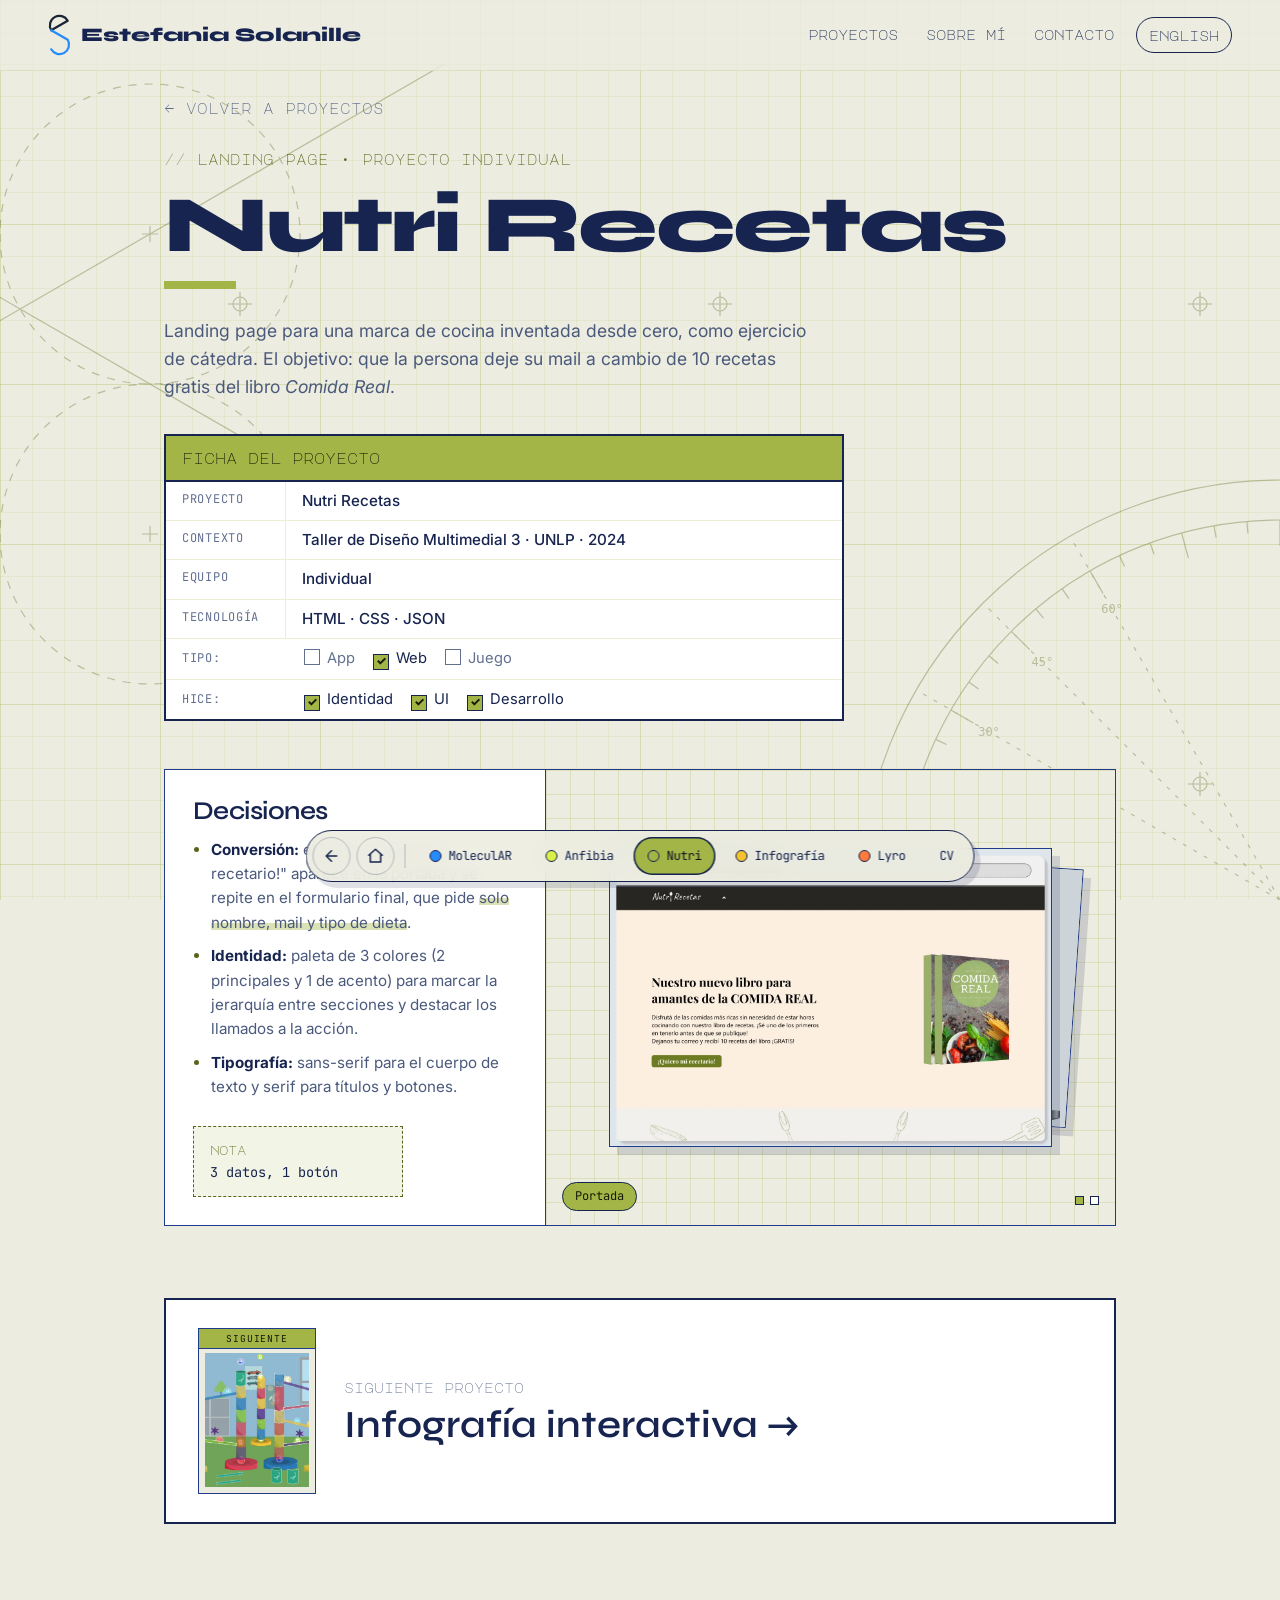
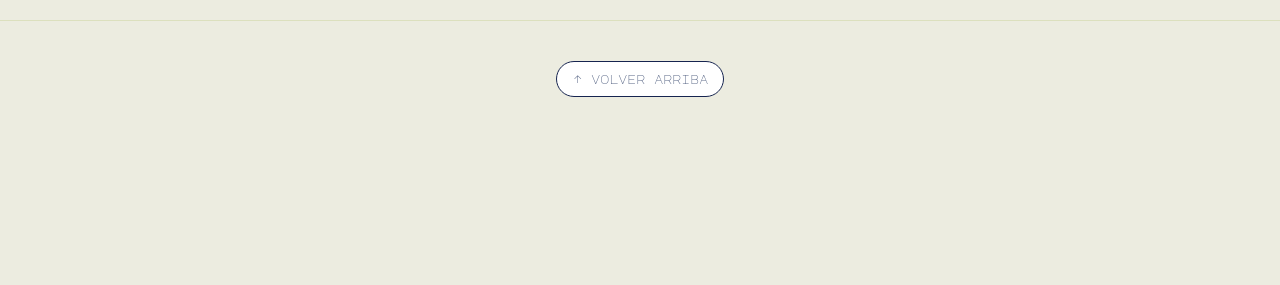
<file: nutri-recetas.html>
<!doctype html>
<html lang="es">
<head>
  <meta charset="utf-8">
  <meta name="viewport" content="width=device-width, initial-scale=1">
  <title>Nutri Recetas · Estefania Solanille</title>
  <meta name="description" content="Nutri Recetas: landing page para una marca de cocina inventada desde cero. Proyecto de Estefania Solanille.">
  <link rel="alternate" hreflang="es" href="https://estefaniasolanille.github.io/nutri-recetas.html">
  <link rel="alternate" hreflang="en" href="https://estefaniasolanille.github.io/en/nutri-recetas.html">
  <link rel="icon" type="image/svg+xml" href="img/favicon.svg">
  <link rel="icon" type="image/png" sizes="32x32" href="img/favicon-32.png">
  <link rel="apple-touch-icon" href="img/apple-touch-icon.png">
  <meta property="og:type" content="website">
  <meta property="og:url" content="https://estefaniasolanille.github.io/nutri-recetas.html">
  <meta property="og:title" content="Nutri Recetas · Estefania Solanille">
  <meta property="og:description" content="Nutri Recetas: landing page para una marca de cocina inventada desde cero. Proyecto de Estefania Solanille.">
  <meta property="og:image" content="https://estefaniasolanille.github.io/img/og-portada.jpg">
  <meta property="og:image:width" content="1200">
  <meta property="og:image:height" content="630">
  <meta property="og:locale" content="es_AR">
  <meta name="twitter:card" content="summary_large_image">
  <script>document.documentElement.classList.add('js')</script>
  <link rel="preconnect" href="https://fonts.googleapis.com">
  <link rel="preconnect" href="https://fonts.gstatic.com" crossorigin>
  <link href="https://fonts.googleapis.com/css2?family=Inter:wght@400;500;700&family=JetBrains+Mono&family=Major+Mono+Display&family=Syne:wght@600;800&display=swap" rel="stylesheet">
  <link rel="stylesheet" href="css/styles.css?v=66">
</head>
<body class="page-case theme-nutri">

  <header class="topbar">
    <a href="index.html" class="logo" aria-label="Estefania Solanille · Inicio"><svg class="logo-mark" viewBox="14 4 72 132" aria-hidden="true"><path class="guides" d="M20 40a30 30 0 1 0 60 0a30 30 0 1 0 -60 0 M20 100a30 30 0 1 0 60 0a30 30 0 1 0 -60 0 M11.89 62.00L88.11 18.00 M11.89 48.00L88.11 92.00 M6 10H94M6 40H94M6 70H94M6 100H94M6 130H94 M20 0V140M50 0V140M80 0V140"/><path class="lm e" pathLength="1" d="M75.98 25.00A30 30 0 1 0 24.02 55.00L75.98 25.00"/><path class="lm s" pathLength="1" d="M24.02 55.00L75.98 85.00A30 30 0 1 1 24.02 115.00"/></svg><span class="logo-full">Estefania Solanille</span></a>
    <nav aria-label="Secciones">
      <a href="index.html#proyectos">Proyectos</a>
      <a href="index.html#sobre-mi">Sobre mí</a>
      <a href="index.html#contacto">Contacto</a>
      <a class="lang" href="en/nutri-recetas.html" hreflang="en" lang="en">English</a>
    </nav>
  </header>

  <main class="case-page">
    <a class="back" href="index.html#proyectos">← Volver a proyectos</a>

    <header class="case-head">
      <p class="eyebrow">Landing page · Proyecto individual</p>
      <h1>Nutri Recetas</h1>
      <p class="lead">Landing page para una marca de cocina inventada desde cero, como ejercicio de cátedra. El objetivo: que la persona deje su mail a cambio de 10 recetas gratis del libro <em>Comida Real</em>.</p>
      <div class="ficha">
        <p class="ficha-title">Ficha del proyecto</p>
        <dl class="ficha-fields">
          <div><dt>Proyecto</dt><dd>Nutri Recetas</dd></div>
          <div><dt>Contexto</dt><dd>Taller de Diseño Multimedial 3 · UNLP · 2024</dd></div>
          <div><dt>Equipo</dt><dd>Individual</dd></div>
          <div><dt>Tecnología</dt><dd>HTML · CSS · JSON</dd></div>
        </dl>
        <div class="ficha-checks"><span class="ficha-label">Tipo:</span><span class="check">App</span><span class="check on">Web</span><span class="check">Juego</span></div>
        <div class="ficha-checks"><span class="ficha-label">Hice:</span><span class="check on">Identidad</span><span class="check on">UI</span><span class="check on">Desarrollo</span></div>
      </div>
    </header>

    <div class="bento reveal">
      <div class="bento-text">
        <h2>Decisiones</h2>
        <ul>
          <li><strong>Conversión:</strong> el botón "¡Quiero mi recetario!" aparece en la portada y se repite en el formulario final, que pide <span class="mark">solo nombre, mail y tipo de dieta</span>.</li>
          <li><strong>Identidad:</strong> paleta de 3 colores (2 principales y 1 de acento) para marcar la jerarquía entre secciones y destacar los llamados a la acción.</li>
          <li><strong>Tipografía:</strong> sans-serif para el cuerpo de texto y serif para títulos y botones.</li>
        </ul>
      <aside class="postit">3 datos, 1 botón</aside>
      </div>
      <div class="shuffle" tabindex="0" role="button" aria-label="Ver la siguiente pantalla">
        <figure class="shuffle-card" data-label="Portada"><img loading="lazy" src="img/proyectos/nutri-home.webp" alt="Portada de la landing Nutri Recetas en un navegador"></figure>
        <figure class="shuffle-card" data-label="Formulario: tres datos y un botón"><img loading="lazy" src="img/proyectos/nutri-formulario.webp" alt="Formulario para recibir el recetario, en una laptop"></figure>
        <span class="shuffle-label"></span>
        <div class="shuffle-dots" aria-hidden="true"></div>
      </div>
    </div>
    <a class="next-project reveal" href="infografia.html">
      <div class="game-case" aria-hidden="true"><span class="game-case-band">Siguiente</span><img src="img/proyectos/juegos-sin-texto-poster.webp" alt="" loading="lazy"></div>
      <div class="next-text"><span>Siguiente proyecto</span><strong>Infografía interactiva →</strong></div>
    </a>
  </main>

  <footer>
    <a class="to-top" href="#">↑ Volver arriba</a>
  </footer>
  <script src="js/main.js?v=52"></script>
</body>
</html>
</file>
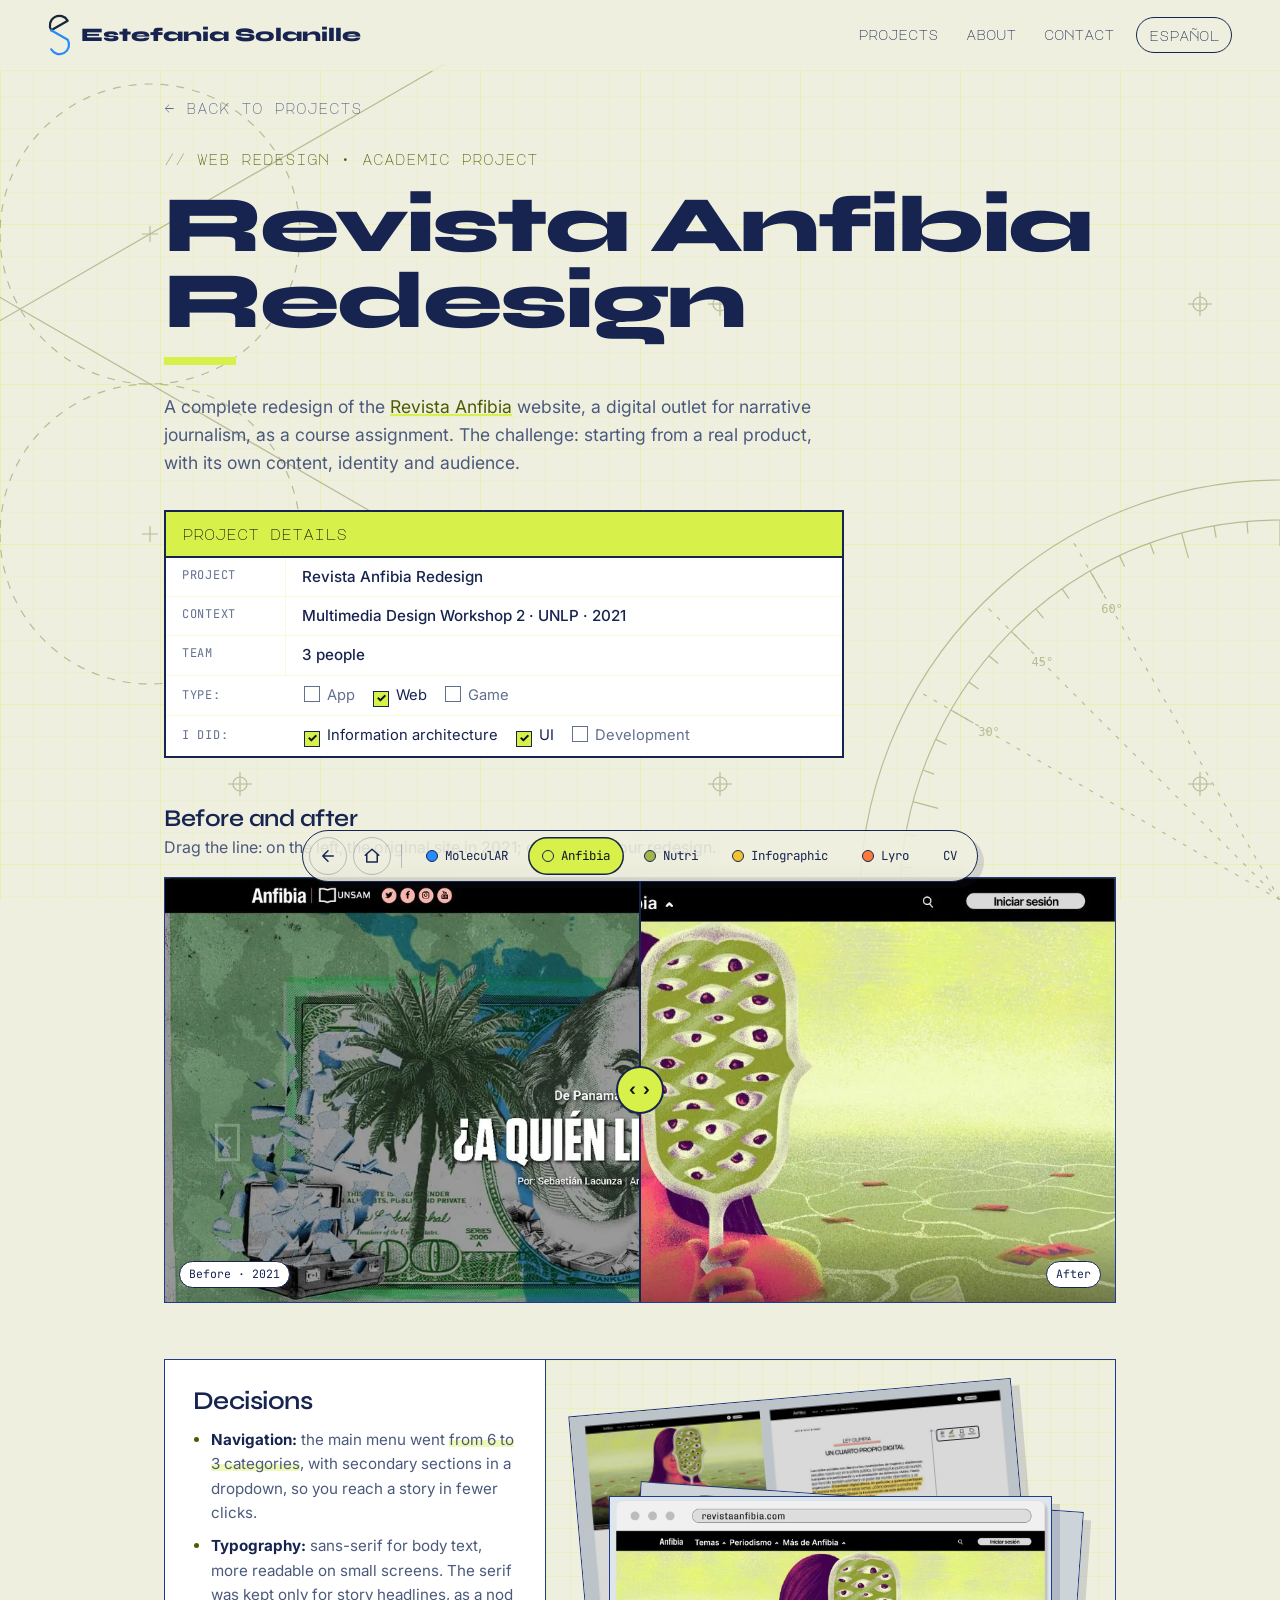
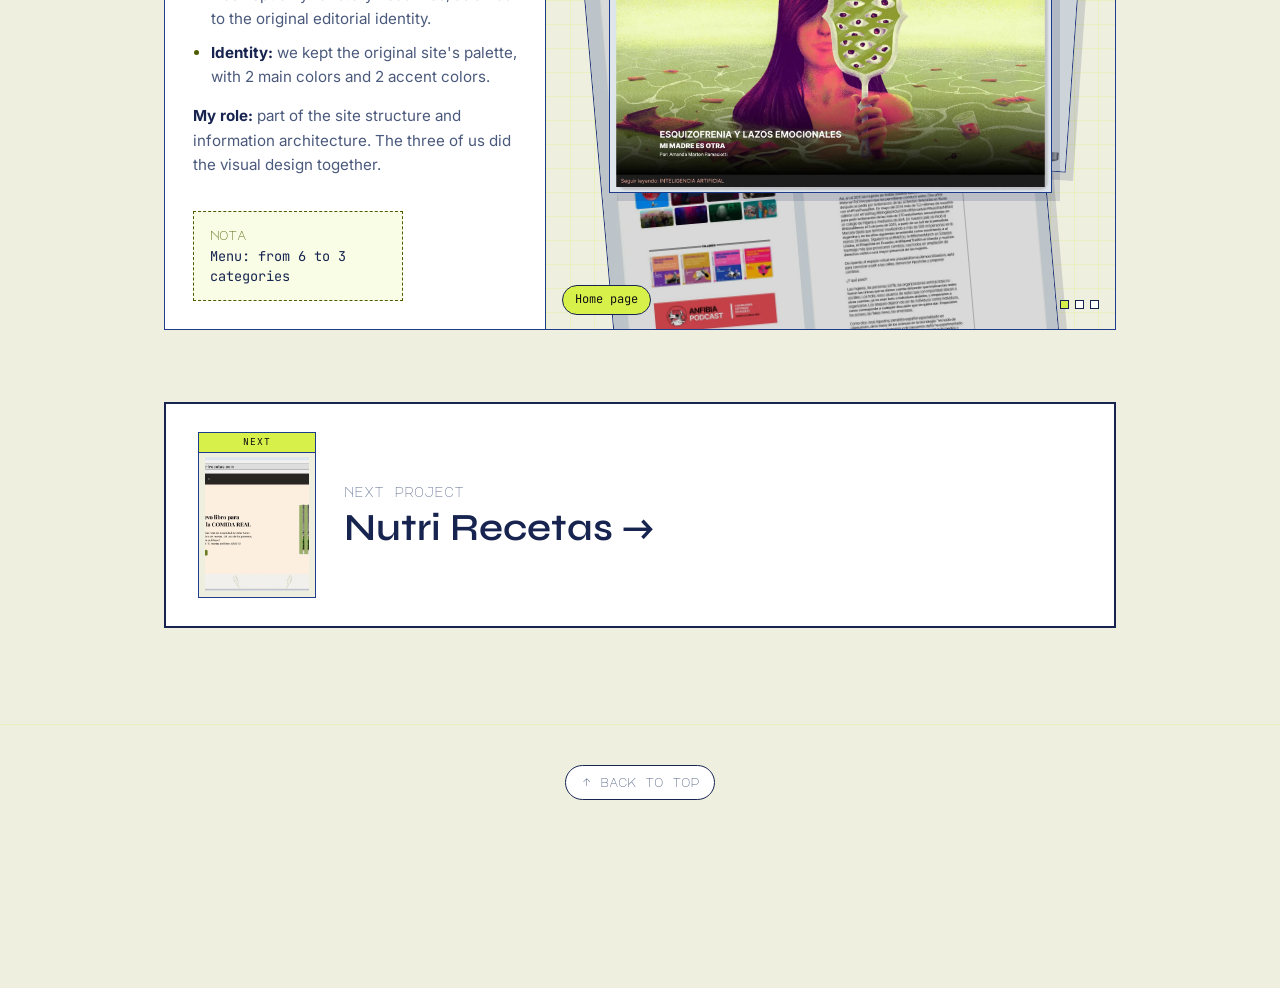
<file: en/anfibia.html>
<!doctype html>
<html lang="en">
<head>
  <meta charset="utf-8">
  <meta name="viewport" content="width=device-width, initial-scale=1">
  <title>Revista Anfibia · Estefania Solanille</title>
  <meta name="description" content="Redesign of the Revista Anfibia website: navigation, typography and identity. Academic project by Estefania Solanille.">
  <link rel="alternate" hreflang="es" href="https://estefaniasolanille.github.io/anfibia.html">
  <link rel="alternate" hreflang="en" href="https://estefaniasolanille.github.io/en/anfibia.html">
  <link rel="icon" type="image/svg+xml" href="../img/favicon.svg">
  <link rel="icon" type="image/png" sizes="32x32" href="../img/favicon-32.png">
  <link rel="apple-touch-icon" href="../img/apple-touch-icon.png">
  <meta property="og:type" content="website">
  <meta property="og:url" content="https://estefaniasolanille.github.io/en/anfibia.html">
  <meta property="og:title" content="Revista Anfibia · Estefania Solanille">
  <meta property="og:description" content="Redesign of the Revista Anfibia website: navigation, typography and identity. Academic project by Estefania Solanille.">
  <meta property="og:image" content="https://estefaniasolanille.github.io/img/og-portada.jpg">
  <meta property="og:image:width" content="1200">
  <meta property="og:image:height" content="630">
  <meta property="og:locale" content="en_US">
  <meta name="twitter:card" content="summary_large_image">
  <script>document.documentElement.classList.add('js')</script>
  <link rel="preconnect" href="https://fonts.googleapis.com">
  <link rel="preconnect" href="https://fonts.gstatic.com" crossorigin>
  <link href="https://fonts.googleapis.com/css2?family=Inter:wght@400;500;700&family=JetBrains+Mono&family=Major+Mono+Display&family=Syne:wght@600;800&display=swap" rel="stylesheet">
  <link rel="stylesheet" href="../css/styles.css?v=66">
</head>
<body class="page-case theme-anfibia">

  <header class="topbar">
    <a href="index.html" class="logo" aria-label="Estefania Solanille · Home"><svg class="logo-mark" viewBox="14 4 72 132" aria-hidden="true"><path class="guides" d="M20 40a30 30 0 1 0 60 0a30 30 0 1 0 -60 0 M20 100a30 30 0 1 0 60 0a30 30 0 1 0 -60 0 M11.89 62.00L88.11 18.00 M11.89 48.00L88.11 92.00 M6 10H94M6 40H94M6 70H94M6 100H94M6 130H94 M20 0V140M50 0V140M80 0V140"/><path class="lm e" pathLength="1" d="M75.98 25.00A30 30 0 1 0 24.02 55.00L75.98 25.00"/><path class="lm s" pathLength="1" d="M24.02 55.00L75.98 85.00A30 30 0 1 1 24.02 115.00"/></svg><span class="logo-full">Estefania Solanille</span></a>
    <nav aria-label="Sections">
      <a href="index.html#proyectos">Projects</a>
      <a href="index.html#sobre-mi">About</a>
      <a href="index.html#contacto">Contact</a>
      <a class="lang" href="../anfibia.html" hreflang="es" lang="es">Español</a>
    </nav>
  </header>

  <main class="case-page">
    <a class="back" href="index.html#proyectos">← Back to projects</a>

    <header class="case-head">
      <p class="eyebrow">Web redesign · Academic project</p>
      <h1>Revista Anfibia Redesign</h1>
      <p class="lead">A complete redesign of the <a href="https://www.revistaanfibia.com" target="_blank" rel="noopener">Revista Anfibia</a> website, a digital outlet for narrative journalism, as a course assignment. The challenge: starting from a real product, with its own content, identity and audience.</p>
      <div class="ficha">
        <p class="ficha-title">Project details</p>
        <dl class="ficha-fields">
          <div><dt>Project</dt><dd>Revista Anfibia Redesign</dd></div>
          <div><dt>Context</dt><dd>Multimedia Design Workshop 2 · UNLP · 2021</dd></div>
          <div><dt>Team</dt><dd>3 people</dd></div>
        </dl>
        <div class="ficha-checks"><span class="ficha-label">Type:</span><span class="check">App</span><span class="check on">Web</span><span class="check">Game</span></div>
        <div class="ficha-checks"><span class="ficha-label">I did:</span><span class="check on">Information architecture</span><span class="check on">UI</span><span class="check">Development</span></div>
      </div>
    </header>

    <section class="reveal">
      <h2 class="gallery-title">Before and after</h2>
      <p class="gallery-lead">Drag the line: on the left, the original site in 2021; on the right, our redesign.</p>
      <div class="compare">
        <img src="../img/proyectos/anfibia-despues.webp" alt="Redesign: a 3-category menu and a full-screen featured story" loading="lazy">
        <img class="compare-before" src="../img/proyectos/anfibia-antes.webp" alt="Original 2021 site: a 6-category menu" loading="lazy">
        <span class="compare-tag before" aria-hidden="true">Before · 2021</span>
        <span class="compare-tag after" aria-hidden="true">After</span>
        <input type="range" min="0" max="100" value="50" aria-label="Move the line between before and after">
      </div>
    </section>

    <div class="bento reveal">
      <div class="bento-text">
        <h2>Decisions</h2>
        <ul>
          <li><strong>Navigation:</strong> the main menu went <span class="mark">from 6 to 3 categories</span>, with secondary sections in a dropdown, so you reach a story in fewer clicks.</li>
          <li><strong>Typography:</strong> sans-serif for body text, more readable on small screens. The serif was kept only for story headlines, as a nod to the original editorial identity.</li>
          <li><strong>Identity:</strong> we kept the original site's palette, with 2 main colors and 2 accent colors.</li>
        </ul>
        <p><strong>My role:</strong> part of the site structure and information architecture. The three of us did the visual design together.</p>
      <aside class="postit">Menu: from 6 to 3 categories</aside>
      </div>
      <div class="shuffle" tabindex="0" role="button" aria-label="Show the next screen">
        <figure class="shuffle-card" data-label="Home page"><img loading="lazy" src="../img/proyectos/anfibia-home.webp" alt="Home page of the Revista Anfibia redesign in a browser"></figure>
        <figure class="shuffle-card" data-label="Historias breves and Punto de encuentro sections"><img loading="lazy" src="../img/proyectos/anfibia-laptop.webp" alt="The redesign's Historias breves and Punto de encuentro sections, on a laptop"></figure>
        <figure class="shuffle-card" data-label="Full home page and story"><img loading="lazy" src="../img/proyectos/anfibia-paginas.webp" alt="Full home page and story page of the redesign"></figure>
        <span class="shuffle-label"></span>
        <div class="shuffle-dots" aria-hidden="true"></div>
      </div>
    </div>

    <a class="next-project reveal" href="nutri-recetas.html">
      <div class="game-case" aria-hidden="true"><span class="game-case-band">Next</span><img src="../img/proyectos/nutri-home.webp" alt="" loading="lazy"></div>
      <div class="next-text"><span>Next project</span><strong>Nutri Recetas →</strong></div>
    </a>
  </main>

  <footer>
    <a class="to-top" href="#">↑ Back to top</a>
  </footer>
  <script src="../js/main.js?v=52"></script>
</body>
</html>
</file>
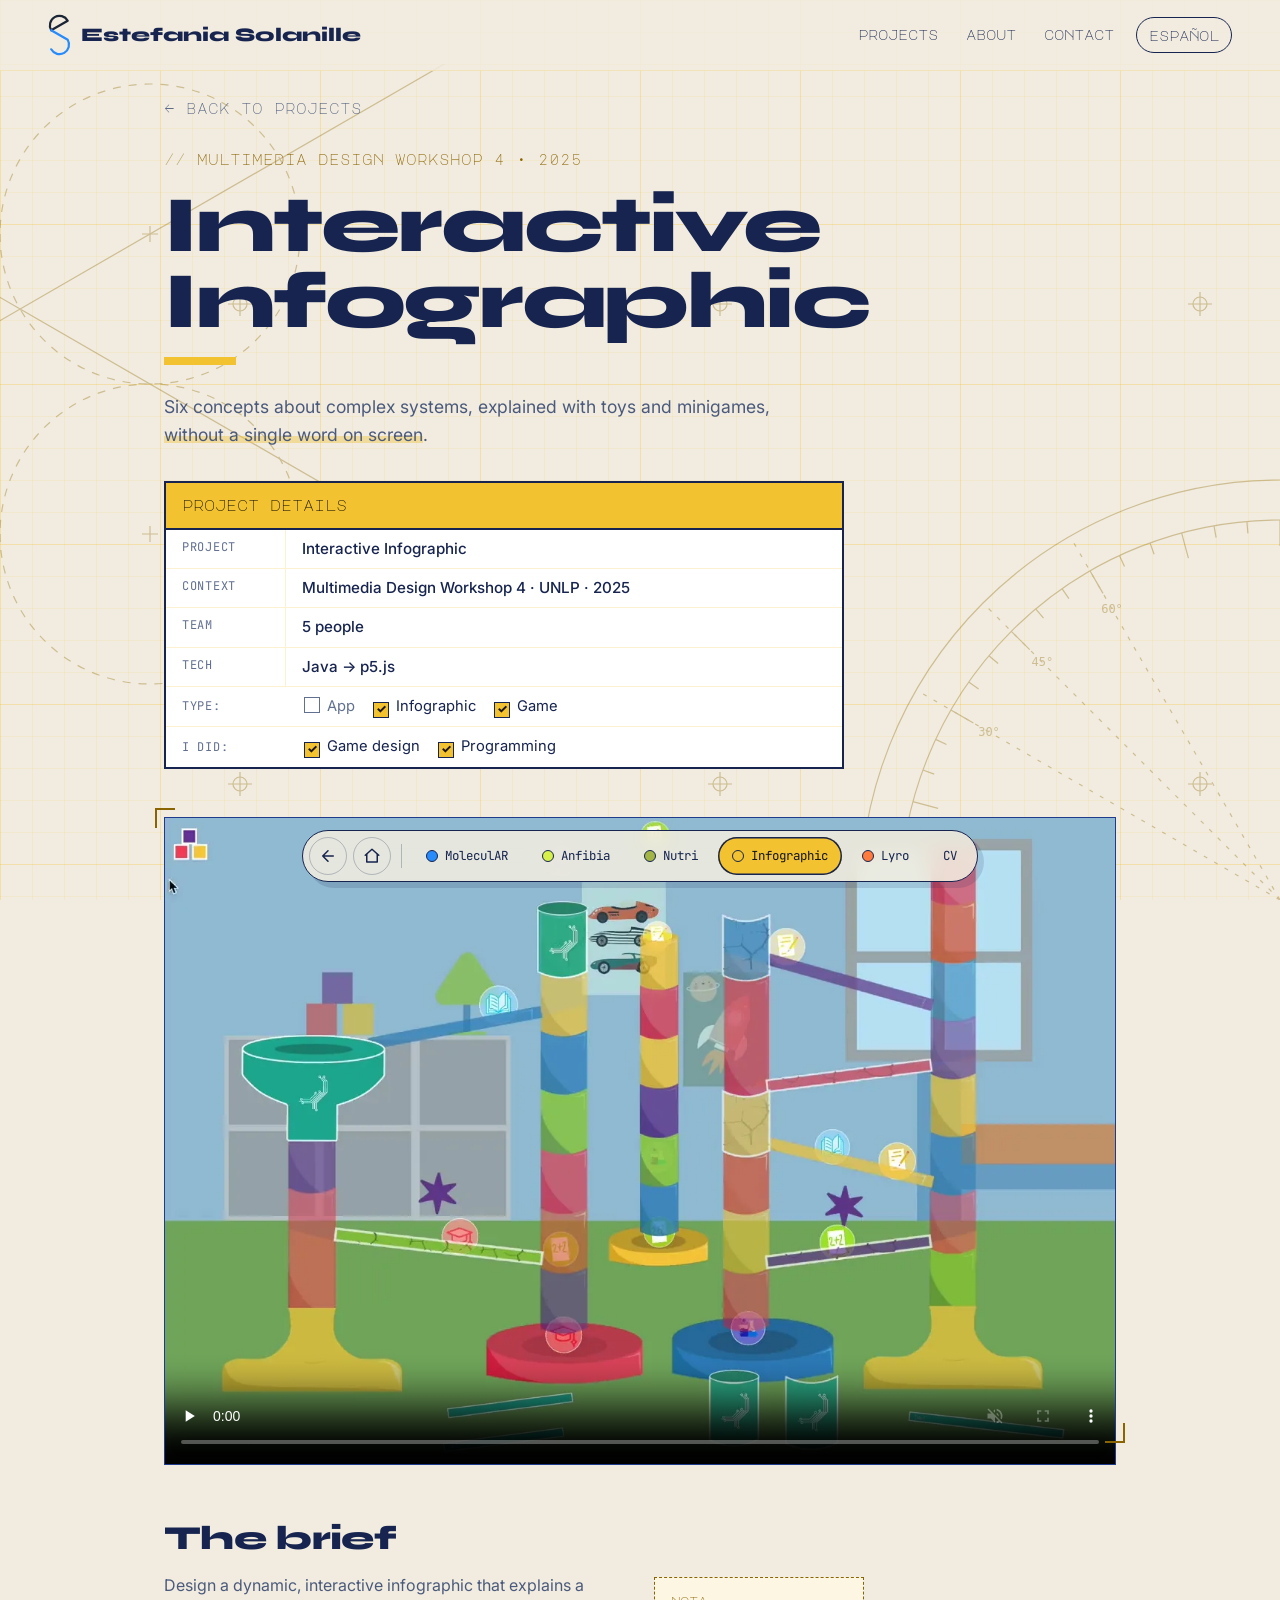
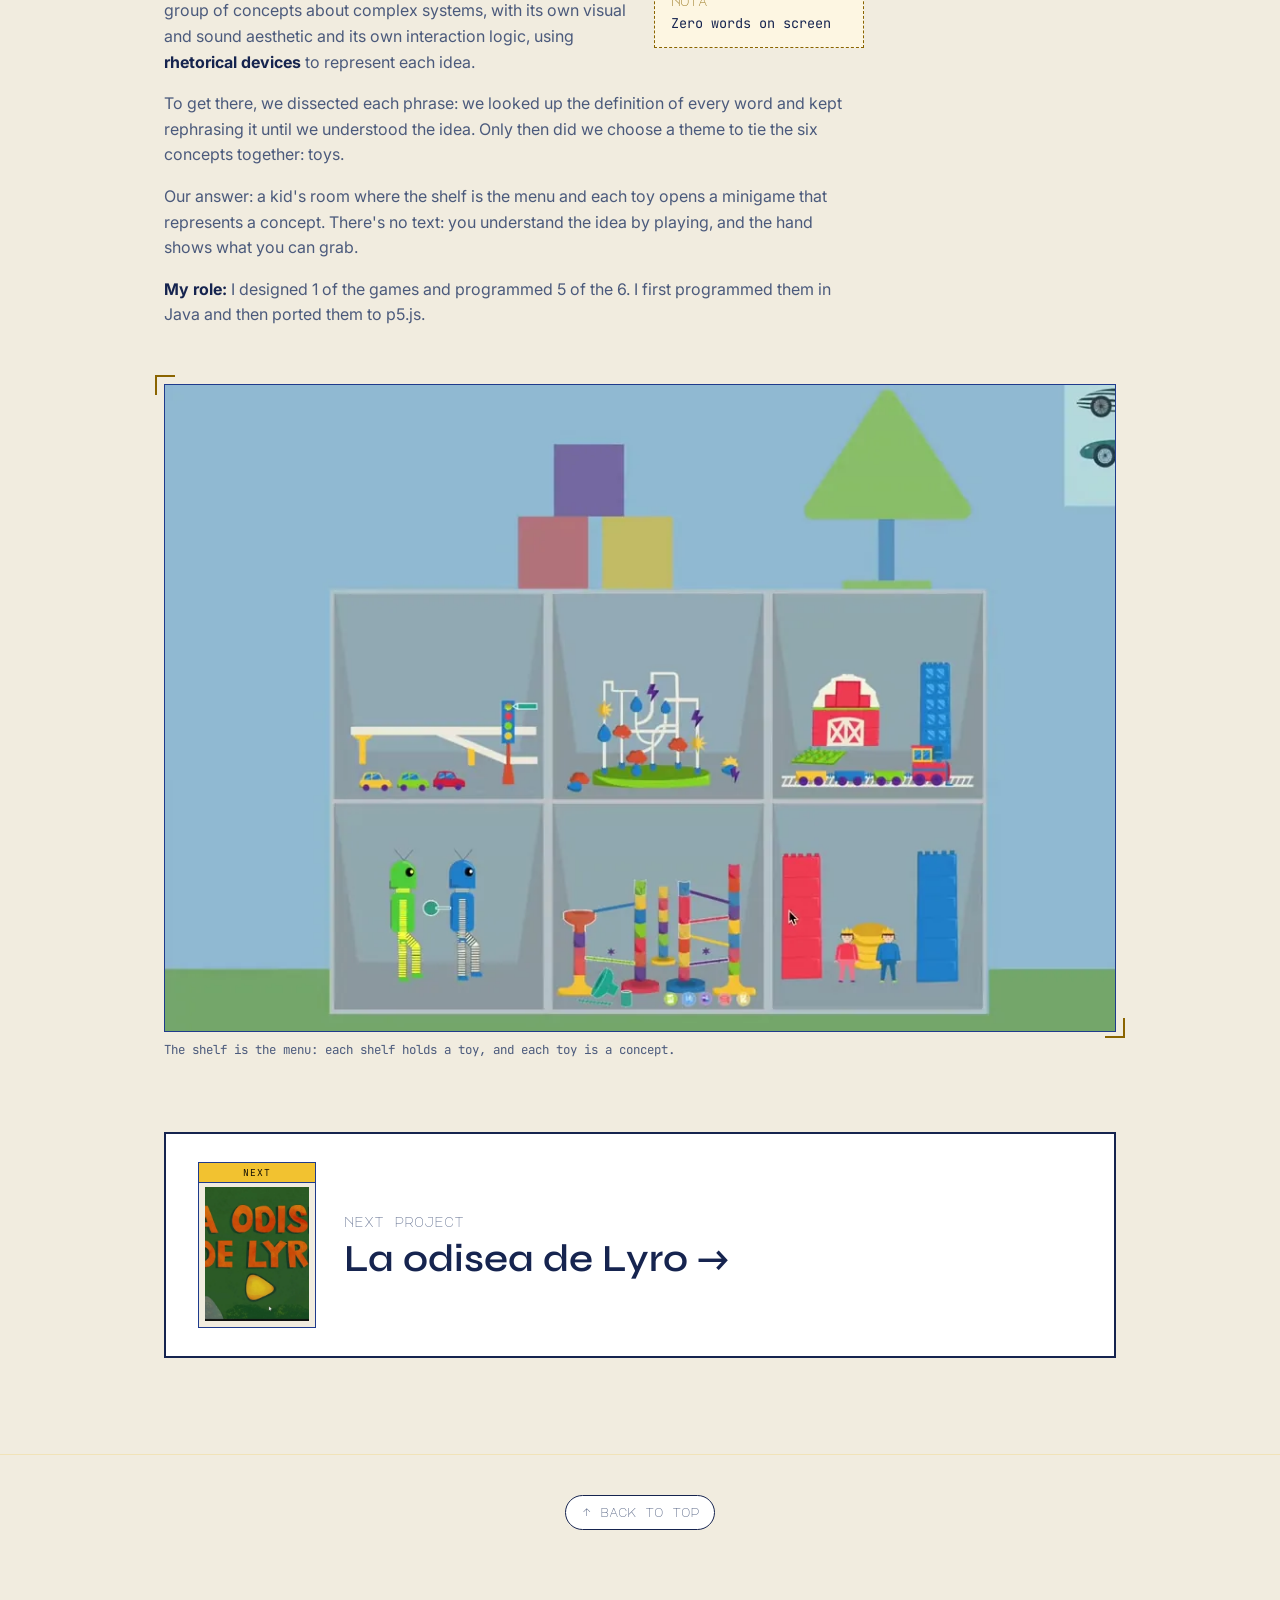
<file: en/infografia.html>
<!doctype html>
<html lang="en">
<head>
  <meta charset="utf-8">
  <meta name="viewport" content="width=device-width, initial-scale=1">
  <title>Interactive Infographic · Estefania Solanille</title>
  <meta name="description" content="Interactive infographic: six complex-systems concepts explained with toys and minigames, without text. Multimedia Design Workshop 4, UNLP.">
  <link rel="alternate" hreflang="es" href="https://estefaniasolanille.github.io/infografia.html">
  <link rel="alternate" hreflang="en" href="https://estefaniasolanille.github.io/en/infografia.html">
  <link rel="icon" type="image/svg+xml" href="../img/favicon.svg">
  <link rel="icon" type="image/png" sizes="32x32" href="../img/favicon-32.png">
  <link rel="apple-touch-icon" href="../img/apple-touch-icon.png">
  <meta property="og:type" content="website">
  <meta property="og:url" content="https://estefaniasolanille.github.io/en/infografia.html">
  <meta property="og:title" content="Infografía interactiva · Estefania Solanille">
  <meta property="og:description" content="Interactive infographic: six complex-systems concepts explained with toys and minigames, without text. Multimedia Design Workshop 4, UNLP.">
  <meta property="og:image" content="https://estefaniasolanille.github.io/img/og-portada.jpg">
  <meta property="og:image:width" content="1200">
  <meta property="og:image:height" content="630">
  <meta property="og:locale" content="en_US">
  <meta name="twitter:card" content="summary_large_image">
  <script>document.documentElement.classList.add('js')</script>
  <link rel="preconnect" href="https://fonts.googleapis.com">
  <link rel="preconnect" href="https://fonts.gstatic.com" crossorigin>
  <link href="https://fonts.googleapis.com/css2?family=Inter:wght@400;500;700&family=JetBrains+Mono&family=Major+Mono+Display&family=Syne:wght@600;800&display=swap" rel="stylesheet">
  <link rel="stylesheet" href="../css/styles.css?v=66">
</head>
<body class="page-case theme-juegos">

  <header class="topbar">
    <a href="index.html" class="logo" aria-label="Estefania Solanille · Home"><svg class="logo-mark" viewBox="14 4 72 132" aria-hidden="true"><path class="guides" d="M20 40a30 30 0 1 0 60 0a30 30 0 1 0 -60 0 M20 100a30 30 0 1 0 60 0a30 30 0 1 0 -60 0 M11.89 62.00L88.11 18.00 M11.89 48.00L88.11 92.00 M6 10H94M6 40H94M6 70H94M6 100H94M6 130H94 M20 0V140M50 0V140M80 0V140"/><path class="lm e" pathLength="1" d="M75.98 25.00A30 30 0 1 0 24.02 55.00L75.98 25.00"/><path class="lm s" pathLength="1" d="M24.02 55.00L75.98 85.00A30 30 0 1 1 24.02 115.00"/></svg><span class="logo-full">Estefania Solanille</span></a>
    <nav aria-label="Sections">
      <a href="index.html#proyectos">Projects</a>
      <a href="index.html#sobre-mi">About</a>
      <a href="index.html#contacto">Contact</a>
      <a class="lang" href="../infografia.html" hreflang="es" lang="es">Español</a>
    </nav>
  </header>

  <main class="case-page">
    <a class="back" href="index.html#proyectos">← Back to projects</a>

    <header class="case-head">
      <p class="eyebrow">Multimedia Design Workshop 4 · 2025</p>
      <h1>Interactive Infographic</h1>
      <p class="lead">Six concepts about complex systems, explained with toys and minigames, <span class="mark">without a single word on screen</span>.</p>
      <div class="ficha">
        <p class="ficha-title">Project details</p>
        <dl class="ficha-fields">
          <div><dt>Project</dt><dd>Interactive Infographic</dd></div>
          <div><dt>Context</dt><dd>Multimedia Design Workshop 4 · UNLP · 2025</dd></div>
          <div><dt>Team</dt><dd>5 people</dd></div>
          <div><dt>Tech</dt><dd>Java → p5.js</dd></div>
        </dl>
        <div class="ficha-checks"><span class="ficha-label">Type:</span><span class="check">App</span><span class="check on">Infographic</span><span class="check on">Game</span></div>
        <div class="ficha-checks"><span class="ficha-label">I did:</span><span class="check on">Game design</span><span class="check on">Programming</span></div>
      </div>
    </header>

    <figure class="taped reveal">
      <video class="rounded" src="../video/juegos-sin-texto.mp4" poster="../img/proyectos/juegos-sin-texto-poster.webp" controls muted loop playsinline preload="none"></video>
    </figure>

    <section class="case-block reveal">
      <h2>The brief</h2>
      <aside class="postit">Zero words on screen</aside>
      <p>Design a dynamic, interactive infographic that explains a group of concepts about complex systems, with its own visual and sound aesthetic and its own interaction logic, using <strong>rhetorical devices</strong> to represent each idea.</p>
      <p>To get there, we dissected each phrase: we looked up the definition of every word and kept rephrasing it until we understood the idea. Only then did we choose a theme to tie the six concepts together: toys.</p>
      <p>Our answer: a kid's room where the shelf is the menu and each toy opens a minigame that represents a concept. There's no text: you understand the idea by playing, and the hand shows what you can grab.</p>
      <p><strong>My role:</strong> I designed 1 of the games and programmed 5 of the 6. I first programmed them in Java and then ported them to p5.js.</p>
    </section>

    <figure class="taped reveal">
      <img class="rounded" src="../img/juegos/menu.webp" alt="The room's shelf with six toys, one per concept" loading="lazy">
      <figcaption>The shelf is the menu: each shelf holds a toy, and each toy is a concept.</figcaption>
    </figure>

    <a class="next-project reveal" href="lyro.html">
      <div class="game-case" aria-hidden="true"><span class="game-case-band">Next</span><img src="../img/lyro/portada.webp" alt="" loading="lazy"></div>
      <div class="next-text"><span>Next project</span><strong>La odisea de Lyro →</strong></div>
    </a>
  </main>

  <footer>
    <a class="to-top" href="#">↑ Back to top</a>
  </footer>
  <script src="../js/main.js?v=52"></script>
</body>
</html>
</file>
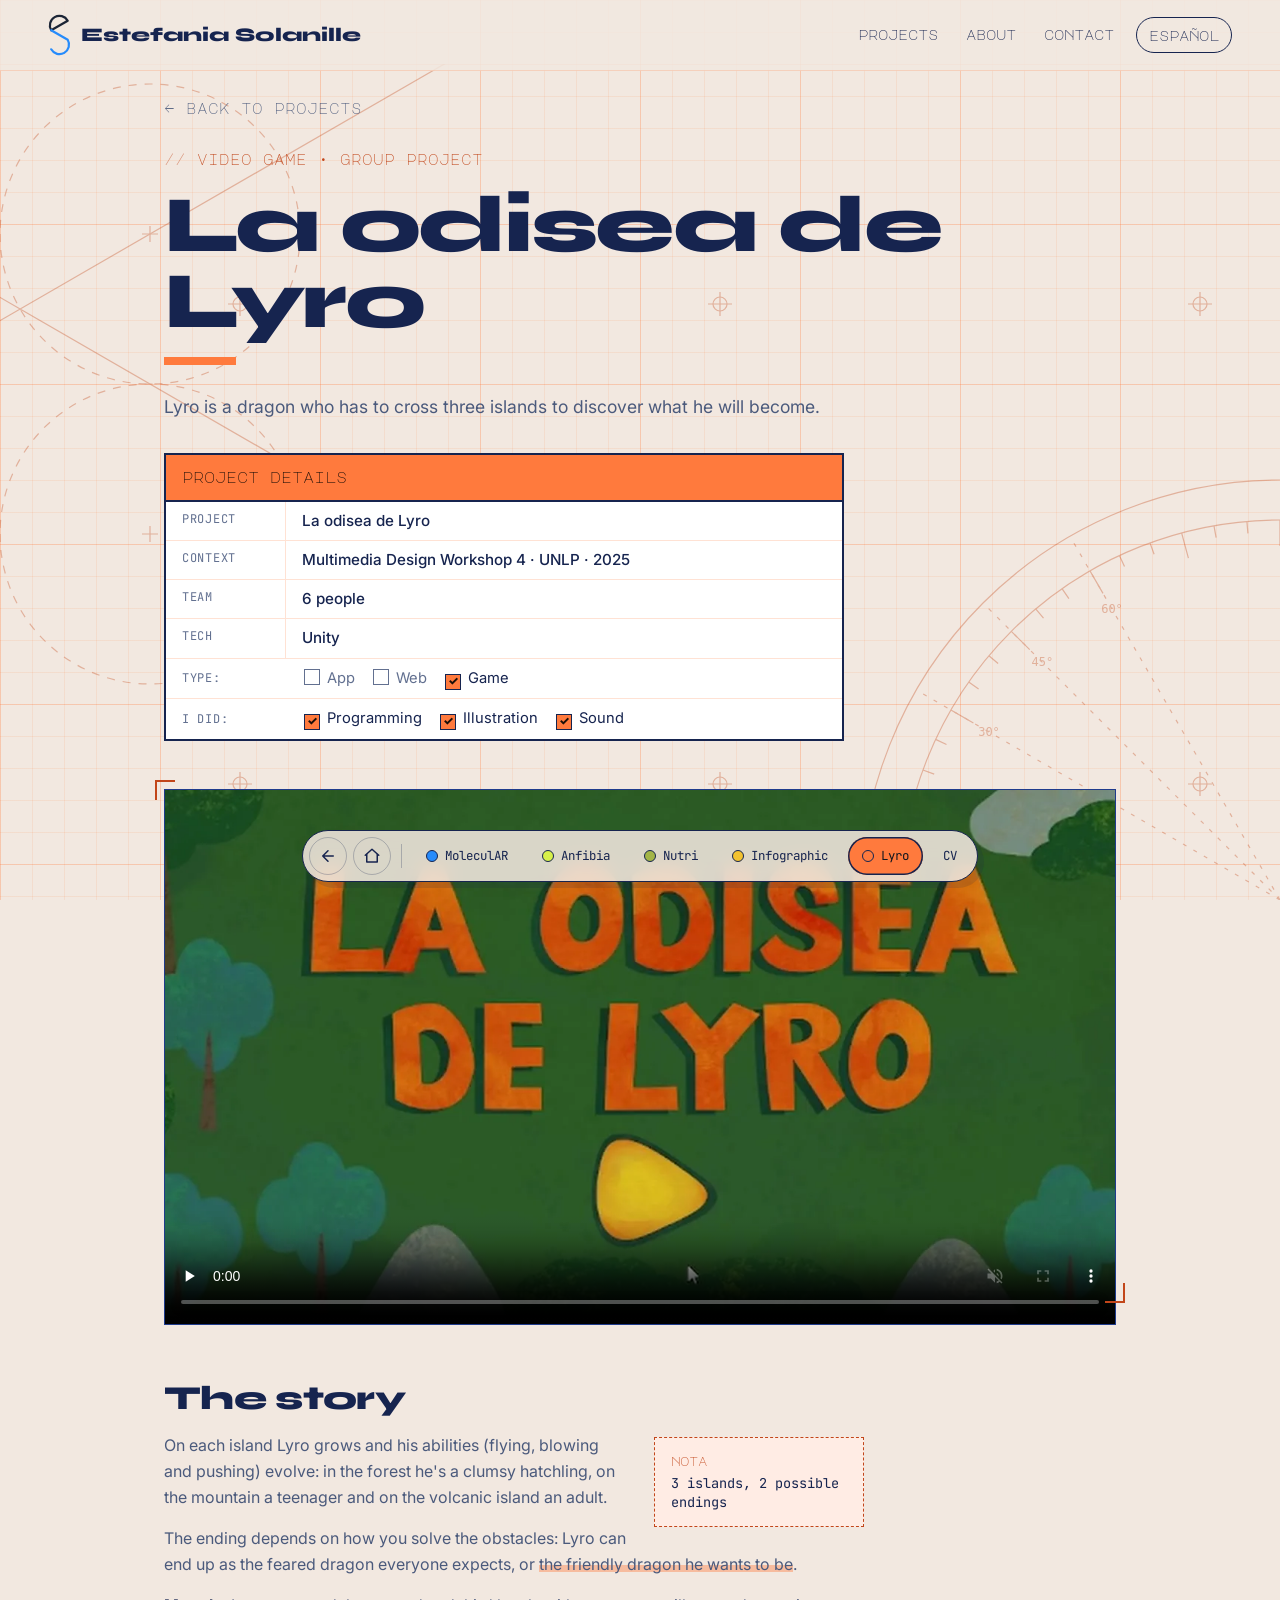
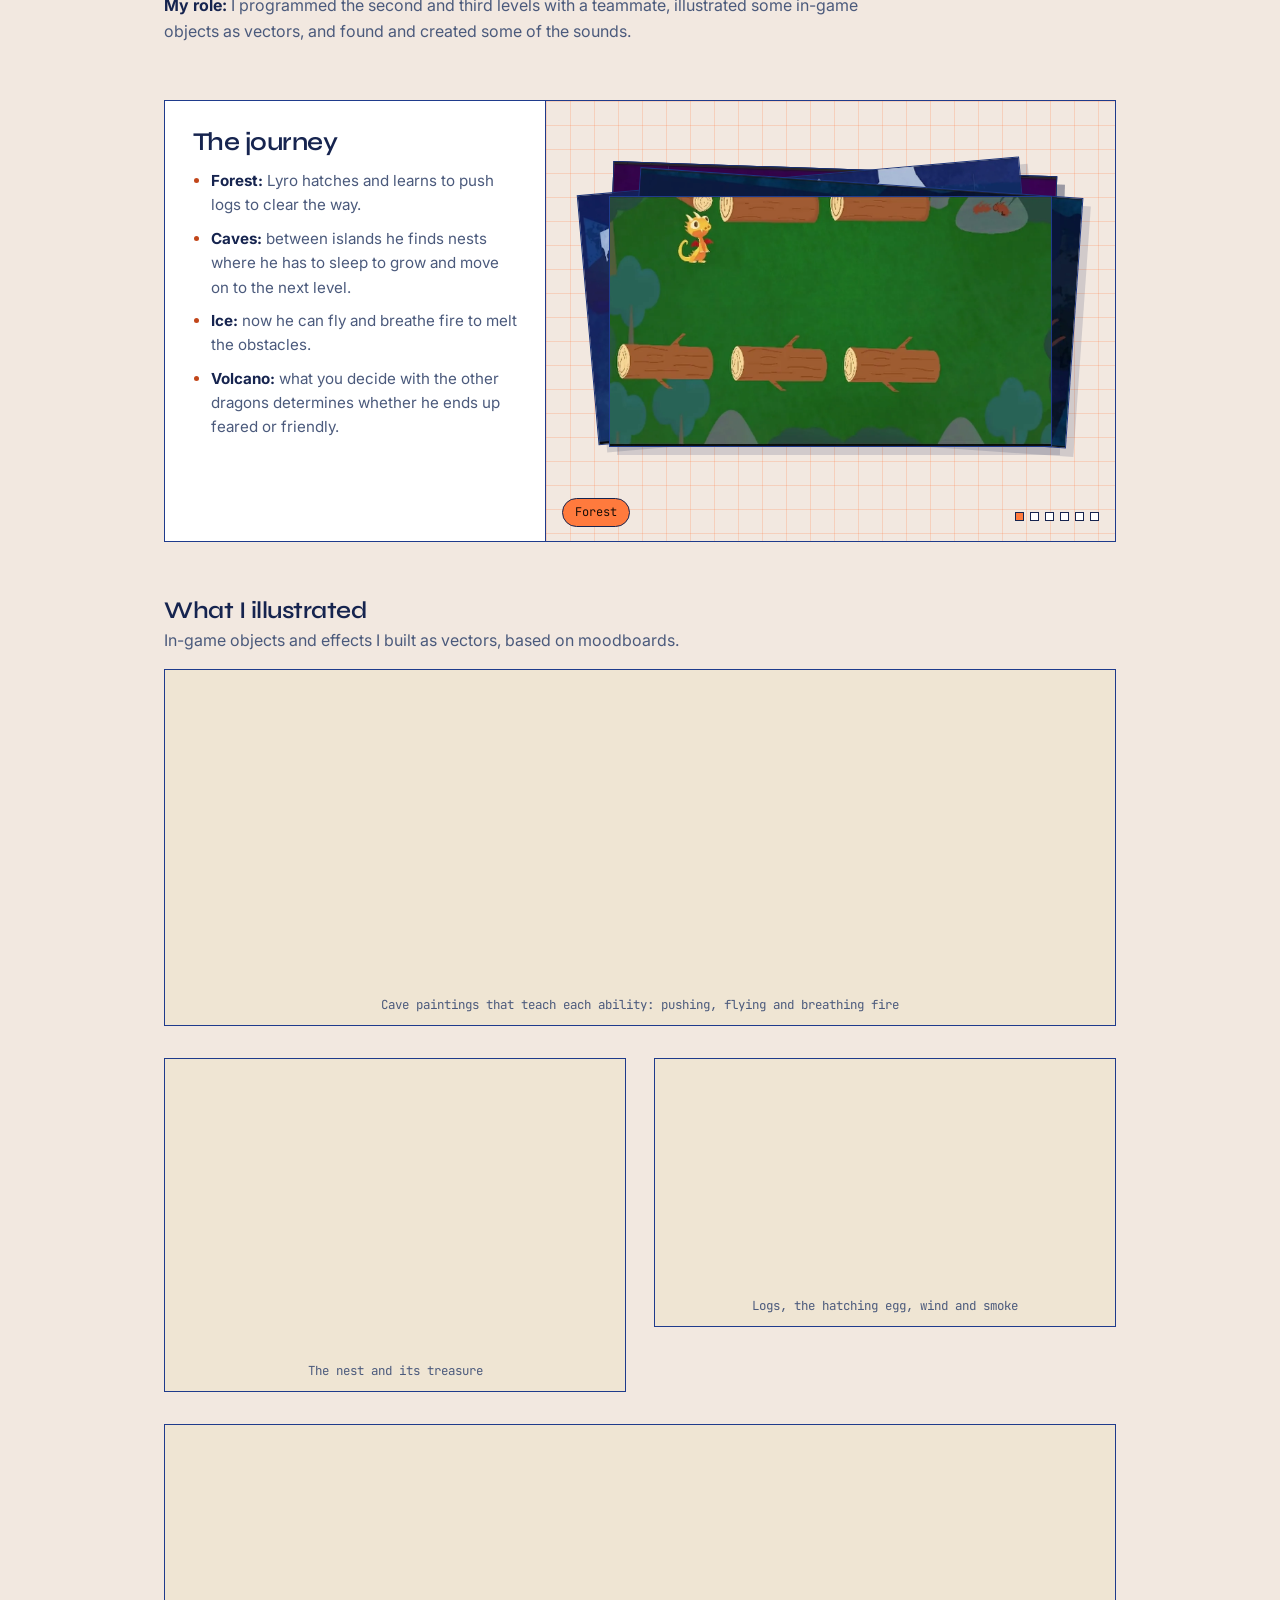
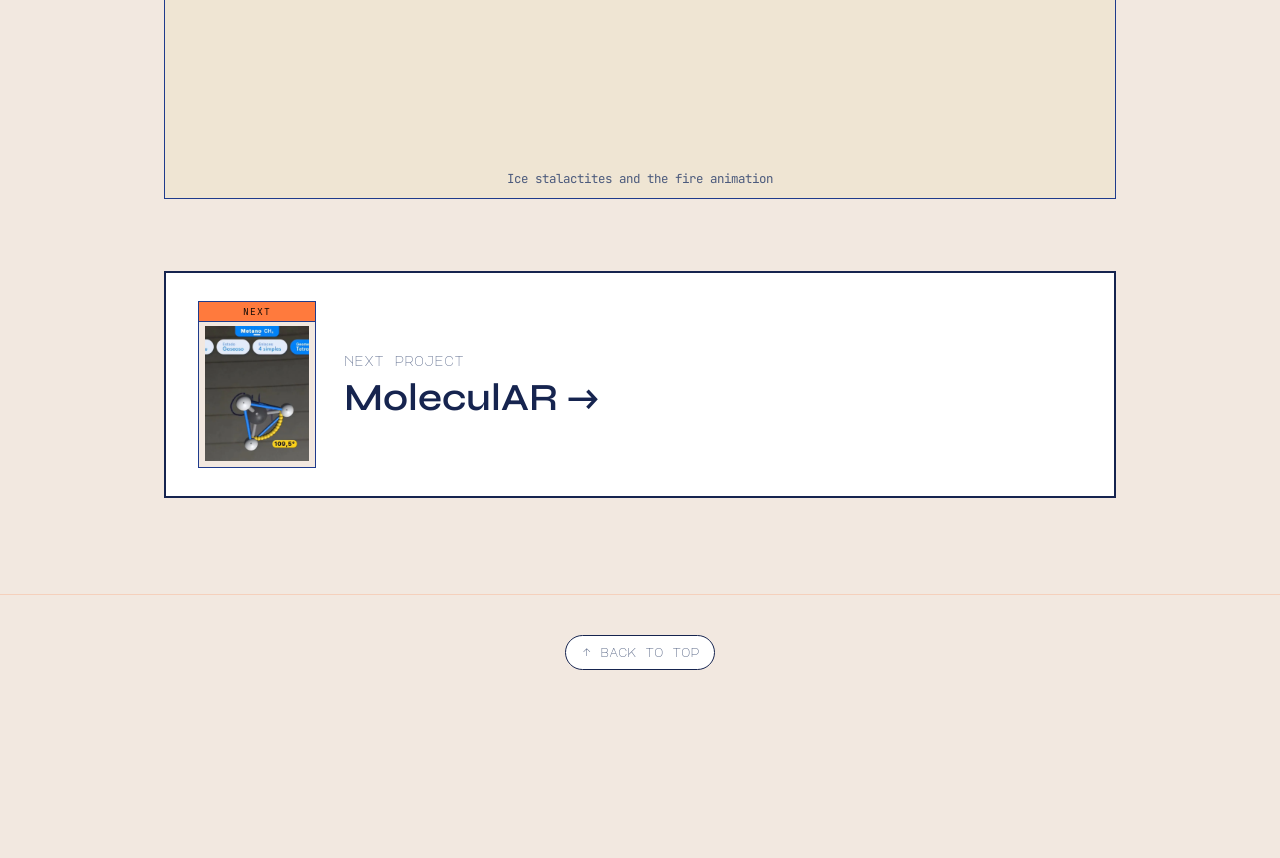
<file: en/lyro.html>
<!doctype html>
<html lang="en">
<head>
  <meta charset="utf-8">
  <meta name="viewport" content="width=device-width, initial-scale=1">
  <title>La odisea de Lyro · Estefania Solanille</title>
  <meta name="description" content="La odisea de Lyro: a Unity video game about a dragon crossing three islands. Group project by Estefania Solanille.">
  <link rel="alternate" hreflang="es" href="https://estefaniasolanille.github.io/lyro.html">
  <link rel="alternate" hreflang="en" href="https://estefaniasolanille.github.io/en/lyro.html">
  <link rel="icon" type="image/svg+xml" href="../img/favicon.svg">
  <link rel="icon" type="image/png" sizes="32x32" href="../img/favicon-32.png">
  <link rel="apple-touch-icon" href="../img/apple-touch-icon.png">
  <meta property="og:type" content="website">
  <meta property="og:url" content="https://estefaniasolanille.github.io/en/lyro.html">
  <meta property="og:title" content="La odisea de Lyro · Estefania Solanille">
  <meta property="og:description" content="La odisea de Lyro: a Unity video game about a dragon crossing three islands. Group project by Estefania Solanille.">
  <meta property="og:image" content="https://estefaniasolanille.github.io/img/og-portada.jpg">
  <meta property="og:image:width" content="1200">
  <meta property="og:image:height" content="630">
  <meta property="og:locale" content="en_US">
  <meta name="twitter:card" content="summary_large_image">
  <script>document.documentElement.classList.add('js')</script>
  <link rel="preconnect" href="https://fonts.googleapis.com">
  <link rel="preconnect" href="https://fonts.gstatic.com" crossorigin>
  <link href="https://fonts.googleapis.com/css2?family=Inter:wght@400;500;700&family=JetBrains+Mono&family=Major+Mono+Display&family=Syne:wght@600;800&display=swap" rel="stylesheet">
  <link rel="stylesheet" href="../css/styles.css?v=66">
</head>
<body class="page-case theme-lyro">

  <header class="topbar">
    <a href="index.html" class="logo" aria-label="Estefania Solanille · Home"><svg class="logo-mark" viewBox="14 4 72 132" aria-hidden="true"><path class="guides" d="M20 40a30 30 0 1 0 60 0a30 30 0 1 0 -60 0 M20 100a30 30 0 1 0 60 0a30 30 0 1 0 -60 0 M11.89 62.00L88.11 18.00 M11.89 48.00L88.11 92.00 M6 10H94M6 40H94M6 70H94M6 100H94M6 130H94 M20 0V140M50 0V140M80 0V140"/><path class="lm e" pathLength="1" d="M75.98 25.00A30 30 0 1 0 24.02 55.00L75.98 25.00"/><path class="lm s" pathLength="1" d="M24.02 55.00L75.98 85.00A30 30 0 1 1 24.02 115.00"/></svg><span class="logo-full">Estefania Solanille</span></a>
    <nav aria-label="Sections">
      <a href="index.html#proyectos">Projects</a>
      <a href="index.html#sobre-mi">About</a>
      <a href="index.html#contacto">Contact</a>
      <a class="lang" href="../lyro.html" hreflang="es" lang="es">Español</a>
    </nav>
  </header>

  <main class="case-page">
    <a class="back" href="index.html#proyectos">← Back to projects</a>

    <header class="case-head">
      <p class="eyebrow">Video game · Group project</p>
      <h1>La odisea de Lyro</h1>
      <p class="lead">Lyro is a dragon who has to cross three islands to discover what he will become.</p>
      <div class="ficha">
        <p class="ficha-title">Project details</p>
        <dl class="ficha-fields">
          <div><dt>Project</dt><dd>La odisea de Lyro</dd></div>
          <div><dt>Context</dt><dd>Multimedia Design Workshop 4 · UNLP · 2025</dd></div>
          <div><dt>Team</dt><dd>6 people</dd></div>
          <div><dt>Tech</dt><dd>Unity</dd></div>
        </dl>
        <div class="ficha-checks"><span class="ficha-label">Type:</span><span class="check">App</span><span class="check">Web</span><span class="check on">Game</span></div>
        <div class="ficha-checks"><span class="ficha-label">I did:</span><span class="check on">Programming</span><span class="check on">Illustration</span><span class="check on">Sound</span></div>
      </div>
    </header>

    <figure class="taped reveal">
      <video class="rounded" src="../video/lyro.mp4" poster="../img/lyro/portada.webp" controls muted playsinline preload="none"></video>
    </figure>

    <section class="case-block reveal">
      <h2>The story</h2>
      <aside class="postit">3 islands, 2 possible endings</aside>
      <p>On each island Lyro grows and his abilities (flying, blowing and pushing) evolve: in the forest he's a clumsy hatchling, on the mountain a teenager and on the volcanic island an adult.</p>
      <p>The ending depends on how you solve the obstacles: Lyro can end up as the feared dragon everyone expects, or <span class="mark">the friendly dragon he wants to be</span>.</p>
      <p><strong>My role:</strong> I programmed the second and third levels with a teammate, illustrated some in-game objects as vectors, and found and created some of the sounds.</p>
    </section>

    <div class="bento reveal">
      <div class="bento-text">
        <h2>The journey</h2>
        <ul>
          <li><strong>Forest:</strong> Lyro hatches and learns to push logs to clear the way.</li>
          <li><strong>Caves:</strong> between islands he finds nests where he has to sleep to grow and move on to the next level.</li>
          <li><strong>Ice:</strong> now he can fly and breathe fire to melt the obstacles.</li>
          <li><strong>Volcano:</strong> what you decide with the other dragons determines whether he ends up feared or friendly.</li>
        </ul>
      </div>
      <div class="shuffle" tabindex="0" role="button" aria-label="Show the next scene">
        <figure class="shuffle-card" data-label="Forest"><img loading="lazy" src="../img/lyro/bosque.webp" alt="Baby Lyro in the forest, among logs"></figure>
        <figure class="shuffle-card" data-label="Cave with a nest"><img loading="lazy" src="../img/lyro/cueva.webp" alt="Lyro next to a nest in a cave with rock paintings"></figure>
        <figure class="shuffle-card" data-label="Ice"><img loading="lazy" src="../img/lyro/hielo.webp" alt="Lyro facing ice stalactites on the mountain"></figure>
        <figure class="shuffle-card" data-label="Volcano"><img loading="lazy" src="../img/lyro/volcan.webp" alt="Lyro with other dragons next to a melting statue on the volcanic island"></figure>
        <figure class="shuffle-card" data-label="Adult Lyro"><img loading="lazy" src="../img/lyro/adulto.webp" alt="Adult Lyro with his wings spread"></figure>
        <figure class="shuffle-card" data-label="The ending"><img loading="lazy" src="../img/lyro/vuelo.webp" alt="Adult Lyro flying over the lava"></figure>
        <span class="shuffle-label"></span>
        <div class="shuffle-dots" aria-hidden="true"></div>
      </div>
    </div>

    <section class="reveal">
      <h2 class="gallery-title">What I illustrated</h2>
      <p class="gallery-lead">In-game objects and effects I built as vectors, based on moodboards.</p>
      <div class="drawings">
        <figure class="taped sheet wide"><img src="../img/lyro/dibujo-carteles.webp" alt="Three cave paintings of Lyro: pushing a log, flying and breathing fire" loading="lazy"><figcaption>Cave paintings that teach each ability: pushing, flying and breathing fire</figcaption></figure>
        <figure class="taped sheet"><img src="../img/lyro/dibujo-nido.webp" alt="Dragon nest surrounded by coins, rubies, a goblet and rocks" loading="lazy"><figcaption>The nest and its treasure</figcaption></figure>
        <figure class="taped sheet"><img src="../img/lyro/dibujo-objetos.webp" alt="Logs, an egg in three stages until it hatches, the nest, gusts of wind and smoke" loading="lazy"><figcaption>Logs, the hatching egg, wind and smoke</figcaption></figure>
        <figure class="taped sheet wide"><img src="../img/lyro/dibujo-hielo-fuego.webp" alt="Ice stalactites and the sequence of a growing burst of fire" loading="lazy"><figcaption>Ice stalactites and the fire animation</figcaption></figure>
      </div>
    </section>

    <a class="next-project reveal" href="molecular.html">
      <div class="game-case" aria-hidden="true"><span class="game-case-band">Next</span><img src="../img/molecular/app-geometria.webp" alt="" loading="lazy"></div>
      <div class="next-text"><span>Next project</span><strong>MoleculAR →</strong></div>
    </a>
  </main>

  <footer>
    <a class="to-top" href="#">↑ Back to top</a>
  </footer>
  <script src="../js/main.js?v=52"></script>
</body>
</html>
</file>
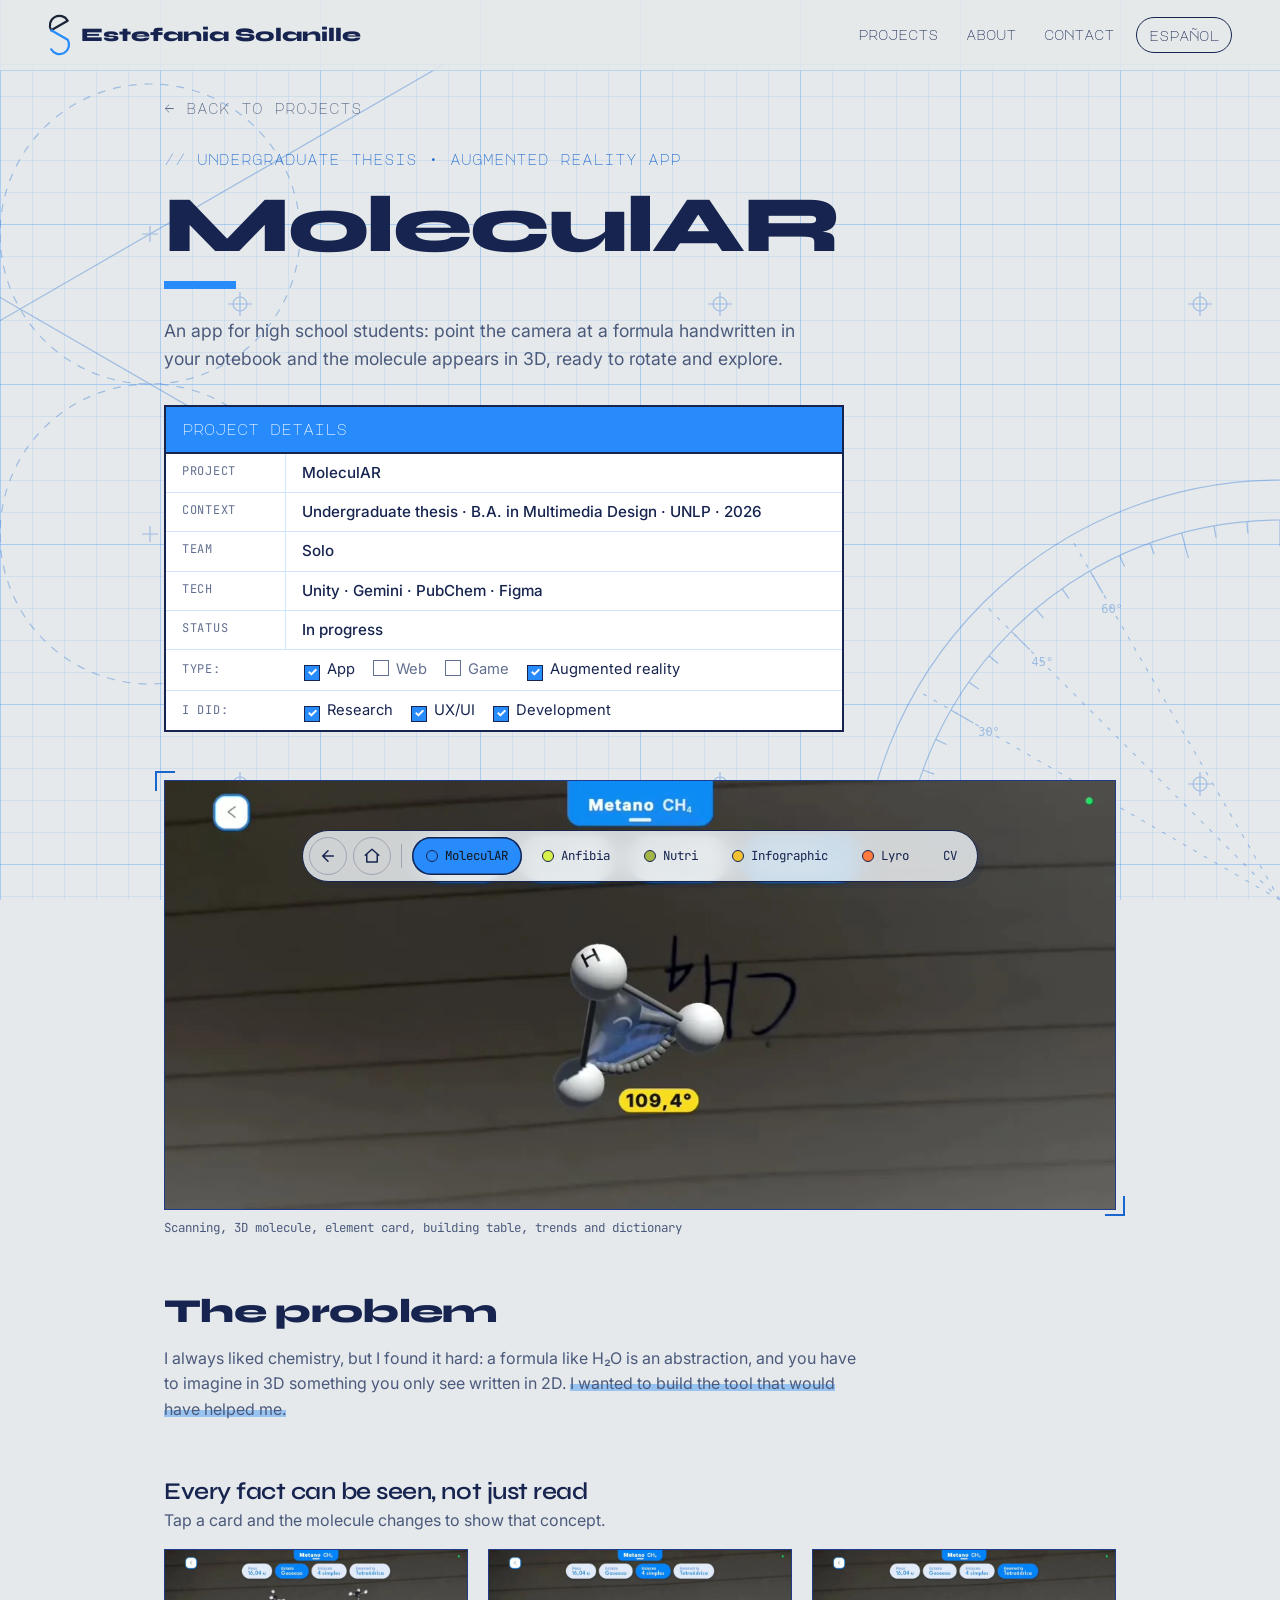
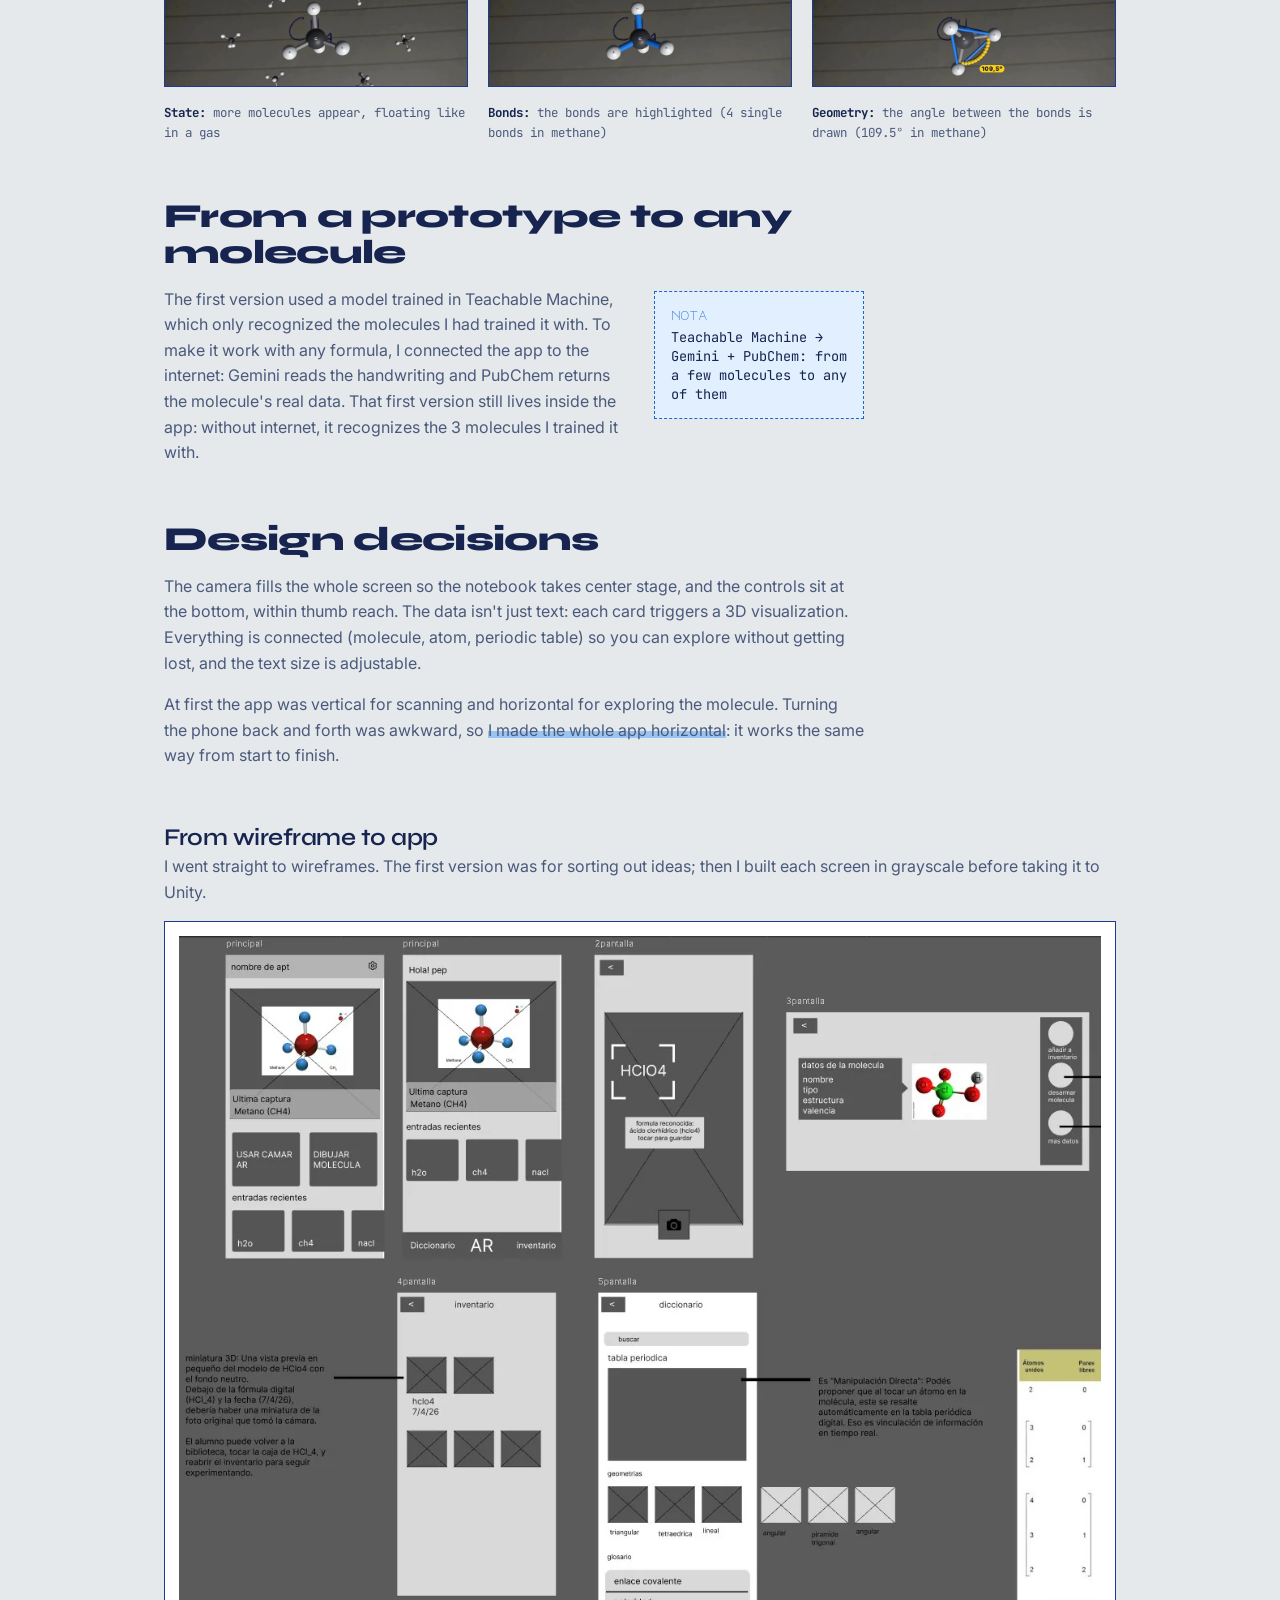
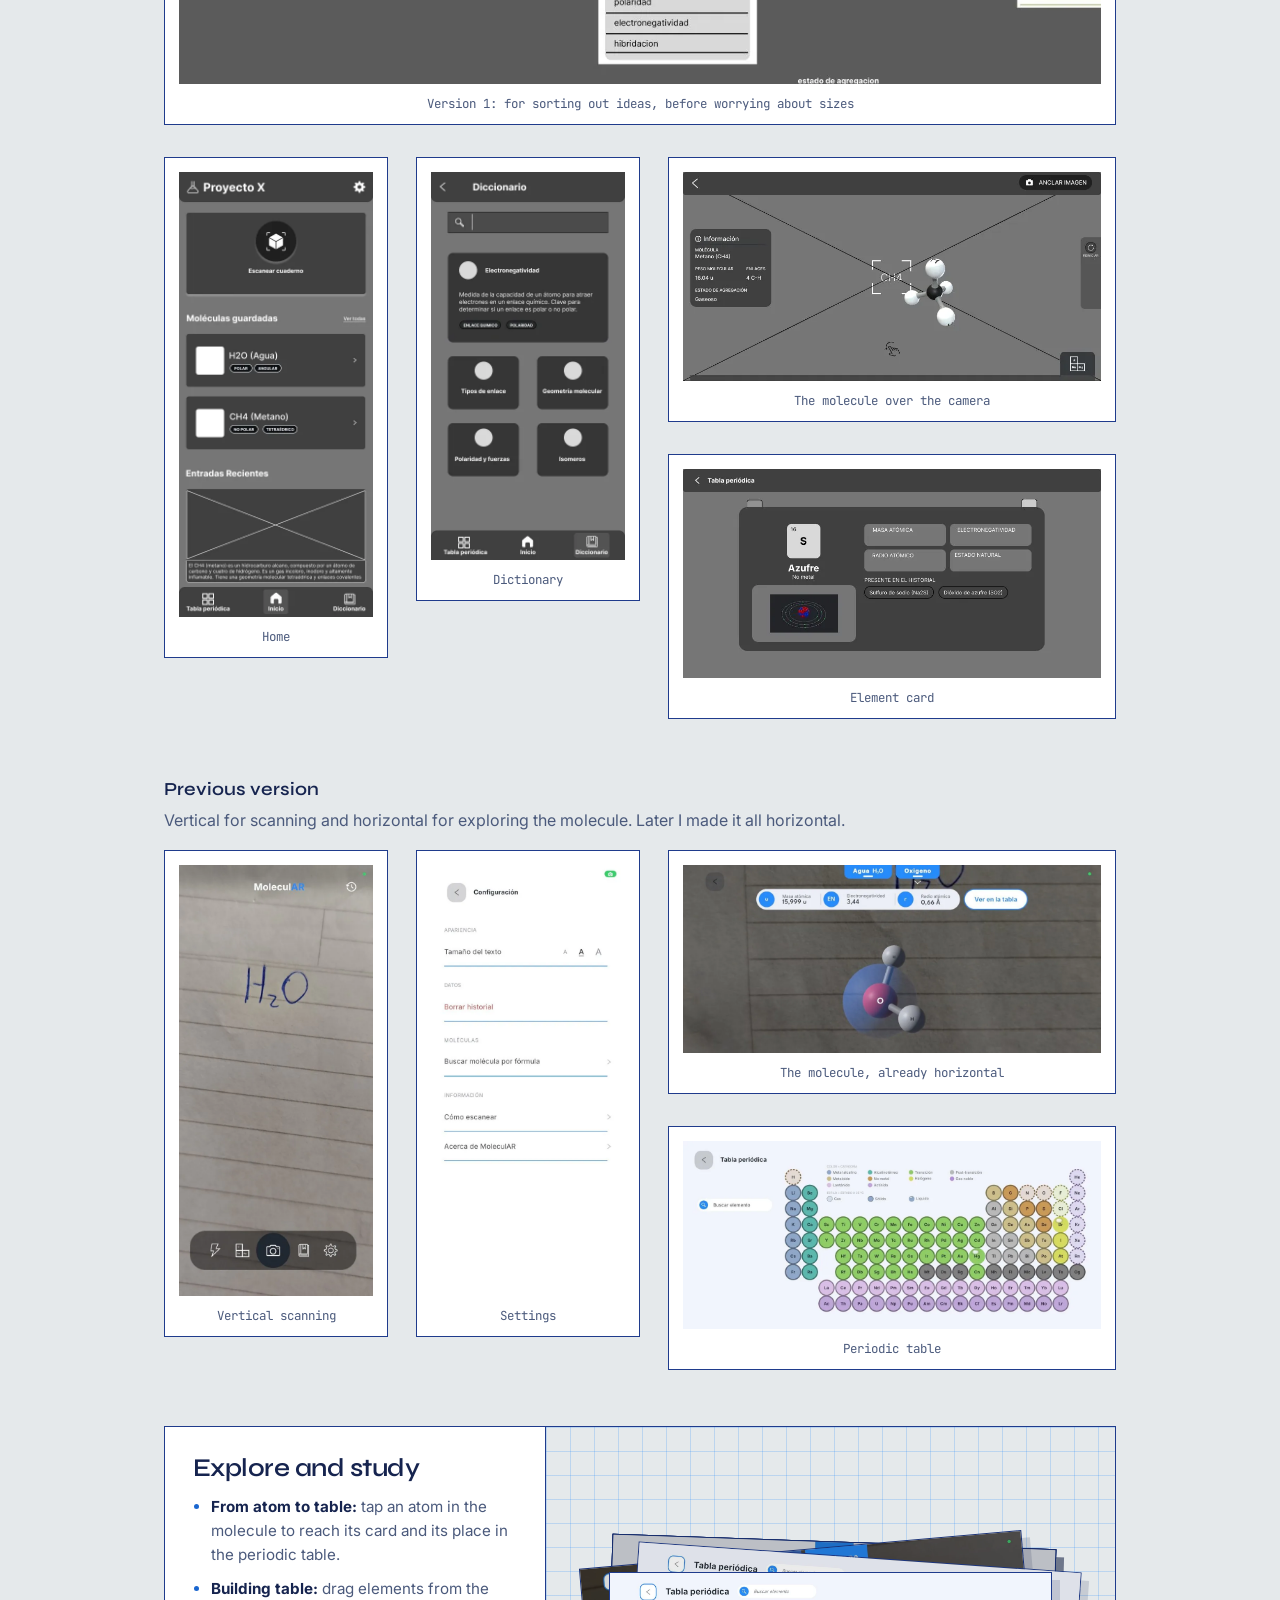
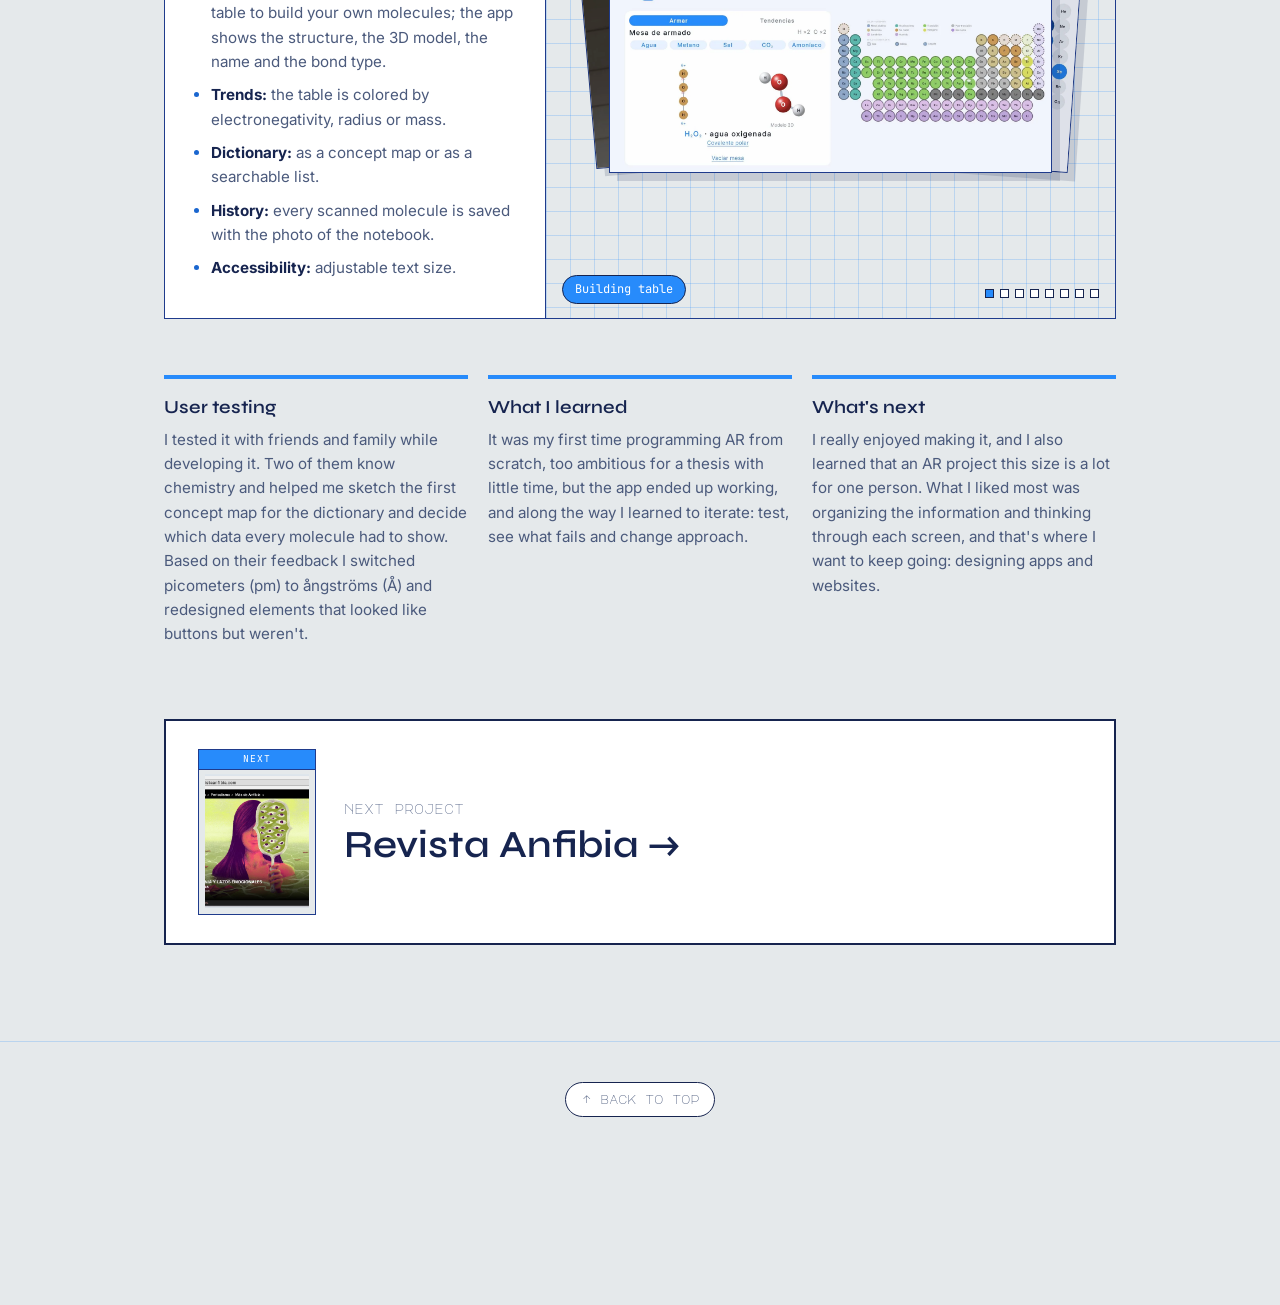
<file: en/molecular.html>
<!doctype html>
<html lang="en">
<head>
  <meta charset="utf-8">
  <meta name="viewport" content="width=device-width, initial-scale=1">
  <title>MoleculAR · Estefania Solanille</title>
  <meta name="description" content="MoleculAR: an augmented reality app that turns handwritten chemical formulas into 3D molecules. Undergraduate thesis by Estefania Solanille.">
  <link rel="alternate" hreflang="es" href="https://estefaniasolanille.github.io/molecular.html">
  <link rel="alternate" hreflang="en" href="https://estefaniasolanille.github.io/en/molecular.html">
  <link rel="icon" type="image/svg+xml" href="../img/favicon.svg">
  <link rel="icon" type="image/png" sizes="32x32" href="../img/favicon-32.png">
  <link rel="apple-touch-icon" href="../img/apple-touch-icon.png">
  <meta property="og:type" content="website">
  <meta property="og:url" content="https://estefaniasolanille.github.io/en/molecular.html">
  <meta property="og:title" content="MoleculAR · Estefania Solanille">
  <meta property="og:description" content="MoleculAR: an augmented reality app that turns handwritten chemical formulas into 3D molecules. Undergraduate thesis by Estefania Solanille.">
  <meta property="og:image" content="https://estefaniasolanille.github.io/img/og-portada.jpg">
  <meta property="og:image:width" content="1200">
  <meta property="og:image:height" content="630">
  <meta property="og:locale" content="en_US">
  <meta name="twitter:card" content="summary_large_image">
  <script>document.documentElement.classList.add('js')</script>
  <link rel="preconnect" href="https://fonts.googleapis.com">
  <link rel="preconnect" href="https://fonts.gstatic.com" crossorigin>
  <link href="https://fonts.googleapis.com/css2?family=Inter:wght@400;500;700&family=JetBrains+Mono&family=Major+Mono+Display&family=Syne:wght@600;800&display=swap" rel="stylesheet">
  <link rel="stylesheet" href="../css/styles.css?v=66">
</head>
<body class="page-case theme-molecular">

  <header class="topbar">
    <a href="index.html" class="logo" aria-label="Estefania Solanille · Home"><svg class="logo-mark" viewBox="14 4 72 132" aria-hidden="true"><path class="guides" d="M20 40a30 30 0 1 0 60 0a30 30 0 1 0 -60 0 M20 100a30 30 0 1 0 60 0a30 30 0 1 0 -60 0 M11.89 62.00L88.11 18.00 M11.89 48.00L88.11 92.00 M6 10H94M6 40H94M6 70H94M6 100H94M6 130H94 M20 0V140M50 0V140M80 0V140"/><path class="lm e" pathLength="1" d="M75.98 25.00A30 30 0 1 0 24.02 55.00L75.98 25.00"/><path class="lm s" pathLength="1" d="M24.02 55.00L75.98 85.00A30 30 0 1 1 24.02 115.00"/></svg><span class="logo-full">Estefania Solanille</span></a>
    <nav aria-label="Sections">
      <a href="index.html#proyectos">Projects</a>
      <a href="index.html#sobre-mi">About</a>
      <a href="index.html#contacto">Contact</a>
      <a class="lang" href="../molecular.html" hreflang="es" lang="es">Español</a>
    </nav>
  </header>

  <main class="case-page">
    <a class="back" href="index.html#proyectos">← Back to projects</a>

    <header class="case-head">
      <p class="eyebrow">Undergraduate thesis · Augmented reality app</p>
      <h1>MoleculAR</h1>
      <p class="lead">An app for high school students: point the camera at a formula handwritten in your notebook and the molecule appears in 3D, ready to rotate and explore.</p>
      <div class="ficha">
        <p class="ficha-title">Project details</p>
        <dl class="ficha-fields">
          <div><dt>Project</dt><dd>MoleculAR</dd></div>
          <div><dt>Context</dt><dd>Undergraduate thesis · B.A. in Multimedia Design · UNLP · 2026</dd></div>
          <div><dt>Team</dt><dd>Solo</dd></div>
          <div><dt>Tech</dt><dd>Unity · Gemini · PubChem · Figma</dd></div>
          <div><dt>Status</dt><dd>In progress</dd></div>
        </dl>
        <div class="ficha-checks"><span class="ficha-label">Type:</span><span class="check on">App</span><span class="check">Web</span><span class="check">Game</span><span class="check on">Augmented reality</span></div>
        <div class="ficha-checks"><span class="ficha-label">I did:</span><span class="check on">Research</span><span class="check on">UX/UI</span><span class="check on">Development</span></div>
      </div>
    </header>

    <figure class="taped reveal">
      <video class="demo-video" src="../video/molecular-app.mp4?v=2" poster="../img/molecular/app-poster.webp" autoplay muted loop playsinline aria-label="A tour of MoleculAR: scanning CH4, the 3D molecule, the carbon card, the building table, trends and the dictionary"></video>
      <figcaption>Scanning, 3D molecule, element card, building table, trends and dictionary</figcaption>
    </figure>

    <section class="case-block reveal">
      <h2>The problem</h2>
      <p>I always liked chemistry, but I found it hard: a formula like H₂O is an abstraction, and you have to imagine in 3D something you only see written in 2D. <span class="mark">I wanted to build the tool that would have helped me.</span></p>
    </section>

    <section class="reveal">
      <h2 class="gallery-title">Every fact can be seen, not just read</h2>
      <p class="gallery-lead">Tap a card and the molecule changes to show that concept.</p>
      <div class="gallery three">
        <figure class="taped"><img src="../img/molecular/app-estado.webp" alt="Methane in 3D with several small molecules floating around to represent the gas state" loading="lazy"><figcaption><strong>State:</strong> more molecules appear, floating like in a gas</figcaption></figure>
        <figure class="taped"><img src="../img/molecular/app-enlaces.webp" alt="Methane in 3D with its four single bonds highlighted in blue" loading="lazy"><figcaption><strong>Bonds:</strong> the bonds are highlighted (4 single bonds in methane)</figcaption></figure>
        <figure class="taped"><img src="../img/molecular/app-geometria.webp" alt="Methane in 3D with the 109.5-degree angle marked between two bonds" loading="lazy"><figcaption><strong>Geometry:</strong> the angle between the bonds is drawn (109.5° in methane)</figcaption></figure>
      </div>
    </section>

    <section class="case-block reveal">
      <h2>From a prototype to any molecule</h2>
      <aside class="postit">Teachable Machine → Gemini + PubChem: from a few molecules to any of them</aside>
      <p>The first version used a model trained in Teachable Machine, which only recognized the molecules I had trained it with. To make it work with any formula, I connected the app to the internet: Gemini reads the handwriting and PubChem returns the molecule's real data. That first version still lives inside the app: without internet, it recognizes the 3 molecules I trained it with.</p>
    </section>

    <section class="case-block reveal">
      <h2>Design decisions</h2>
      <p>The camera fills the whole screen so the notebook takes center stage, and the controls sit at the bottom, within thumb reach. The data isn't just text: each card triggers a 3D visualization. Everything is connected (molecule, atom, periodic table) so you can explore without getting lost, and the text size is adjustable.</p>
      <p>At first the app was vertical for scanning and horizontal for exploring the molecule. Turning the phone back and forth was awkward, so <span class="mark">I made the whole app horizontal</span>: it works the same way from start to finish.</p>
    </section>

    <section id="wireframes" class="reveal">
      <h2 class="gallery-title">From wireframe to app</h2>
      <p class="gallery-lead">I went straight to wireframes. The first version was for sorting out ideas; then I built each screen in grayscale before taking it to Unity.</p>
      <div class="drawings wireframes">
        <figure class="taped sheet wide"><img src="../img/molecular/proceso-v1.webp" alt="First version: loose home, camera, molecule, inventory and dictionary screens, with notes" loading="lazy"><figcaption>Version 1: for sorting out ideas, before worrying about sizes</figcaption></figure>
        <figure class="taped sheet tall"><img src="../img/molecular/proceso-inicio.webp" alt="Home screen wireframe with the scan button and saved molecules" loading="lazy"><figcaption>Home</figcaption></figure>
        <figure class="taped sheet tall"><img src="../img/molecular/proceso-diccionario.webp" alt="Dictionary wireframe with search and categories" loading="lazy"><figcaption>Dictionary</figcaption></figure>
        <figure class="taped sheet"><img src="../img/molecular/proceso-ar.webp" alt="Wireframe of the methane molecule over the camera, with the info panel" loading="lazy"><figcaption>The molecule over the camera</figcaption></figure>
        <figure class="taped sheet"><img src="../img/molecular/proceso-elemento.webp" alt="Wireframe of the sulfur card" loading="lazy"><figcaption>Element card</figcaption></figure>
      </div>
      <h3 class="gallery-title sub">Previous version</h3>
      <p class="gallery-lead">Vertical for scanning and horizontal for exploring the molecule. Later I made it all horizontal.</p>
      <div class="drawings wireframes">
        <figure class="taped sheet tall"><img src="../img/molecular/inicio.webp" alt="Previous version: vertical camera with H2O written in the notebook" loading="lazy"><figcaption>Vertical scanning</figcaption></figure>
        <figure class="taped sheet tall"><img src="../img/molecular/configuracion.webp" alt="Previous version: settings in portrait" loading="lazy"><figcaption>Settings</figcaption></figure>
        <figure class="taped sheet"><img src="../img/molecular/molecula-atomo.webp" alt="Previous version: oxygen selected inside water" loading="lazy"><figcaption>The molecule, already horizontal</figcaption></figure>
        <figure class="taped sheet"><img src="../img/molecular/tabla-periodica.webp" alt="Previous version: periodic table colored by category" loading="lazy"><figcaption>Periodic table</figcaption></figure>
      </div>
    </section>

    <div class="bento reveal">
      <div class="bento-text">
        <h2>Explore and study</h2>
        <ul>
          <li><strong>From atom to table:</strong> tap an atom in the molecule to reach its card and its place in the periodic table.</li>
          <li><strong>Building table:</strong> drag elements from the table to build your own molecules; the app shows the structure, the 3D model, the name and the bond type.</li>
          <li><strong>Trends:</strong> the table is colored by electronegativity, radius or mass.</li>
          <li><strong>Dictionary:</strong> as a concept map or as a searchable list.</li>
          <li><strong>History:</strong> every scanned molecule is saved with the photo of the notebook.</li>
          <li><strong>Accessibility:</strong> adjustable text size.</li>
        </ul>
      </div>
      <div class="shuffle" tabindex="0" role="button" aria-label="Show the next screen">
        <figure class="shuffle-card" data-label="Building table"><img loading="lazy" src="../img/molecular/v2-mesa.webp" alt="Building table with hydrogen peroxide: structure, 3D model and bond type, next to the periodic table"></figure>
        <figure class="shuffle-card" data-label="Trends"><img loading="lazy" src="../img/molecular/v2-tendencias.webp" alt="Periodic table shaded in blues by electronegativity"></figure>
        <figure class="shuffle-card" data-label="Atom properties"><img loading="lazy" src="../img/molecular/v2-atomo.webp" alt="Hydrogen selected inside methane, with atomic mass, electronegativity and radius"></figure>
        <figure class="shuffle-card" data-label="Element card"><img loading="lazy" src="../img/molecular/v2-elemento.webp" alt="Beryllium card with its atomic model and properties"></figure>
        <figure class="shuffle-card" data-label="Dictionary: list"><img loading="lazy" src="../img/molecular/v2-diccionario-lista.webp" alt="Dictionary as a list, with the definition of bond angle"></figure>
        <figure class="shuffle-card" data-label="Dictionary: map"><img loading="lazy" src="../img/molecular/v2-diccionario-mapa.webp" alt="Dictionary as a concept map of chemical bonding"></figure>
        <figure class="shuffle-card" data-label="History"><img loading="lazy" src="../img/molecular/v2-historial.webp" alt="History with the notebook photos of methane and water"></figure>
        <figure class="shuffle-card" data-label="Settings"><img loading="lazy" src="../img/molecular/v2-configuracion.webp" alt="Settings with text size, clear history and help"></figure>
        <span class="shuffle-label"></span>
        <div class="shuffle-dots" aria-hidden="true"></div>
      </div>
    </div>

    <div class="case-grid reveal">
      <article>
        <h3>User testing</h3>
        <p>I tested it with friends and family while developing it. Two of them know chemistry and helped me sketch the first concept map for the dictionary and decide which data every molecule had to show. Based on their feedback I switched picometers (pm) to ångströms (Å) and redesigned elements that looked like buttons but weren't.</p>
      </article>
      <article>
        <h3>What I learned</h3>
        <p>It was my first time programming AR from scratch, too ambitious for a thesis with little time, but the app ended up working, and along the way I learned to iterate: test, see what fails and change approach.</p>
      </article>
      <article>
        <h3>What's next</h3>
        <p>I really enjoyed making it, and I also learned that an AR project this size is a lot for one person. What I liked most was organizing the information and thinking through each screen, and that's where I want to keep going: designing apps and websites.</p>
      </article>
    </div>

    <a class="next-project reveal" href="anfibia.html">
      <div class="game-case" aria-hidden="true"><span class="game-case-band">Next</span><img src="../img/proyectos/anfibia-home.webp" alt="" loading="lazy"></div>
      <div class="next-text"><span>Next project</span><strong>Revista Anfibia →</strong></div>
    </a>
  </main>

  <footer>
    <a class="to-top" href="#">↑ Back to top</a>
  </footer>
  <script src="../js/main.js?v=52"></script>
</body>
</html>
</file>
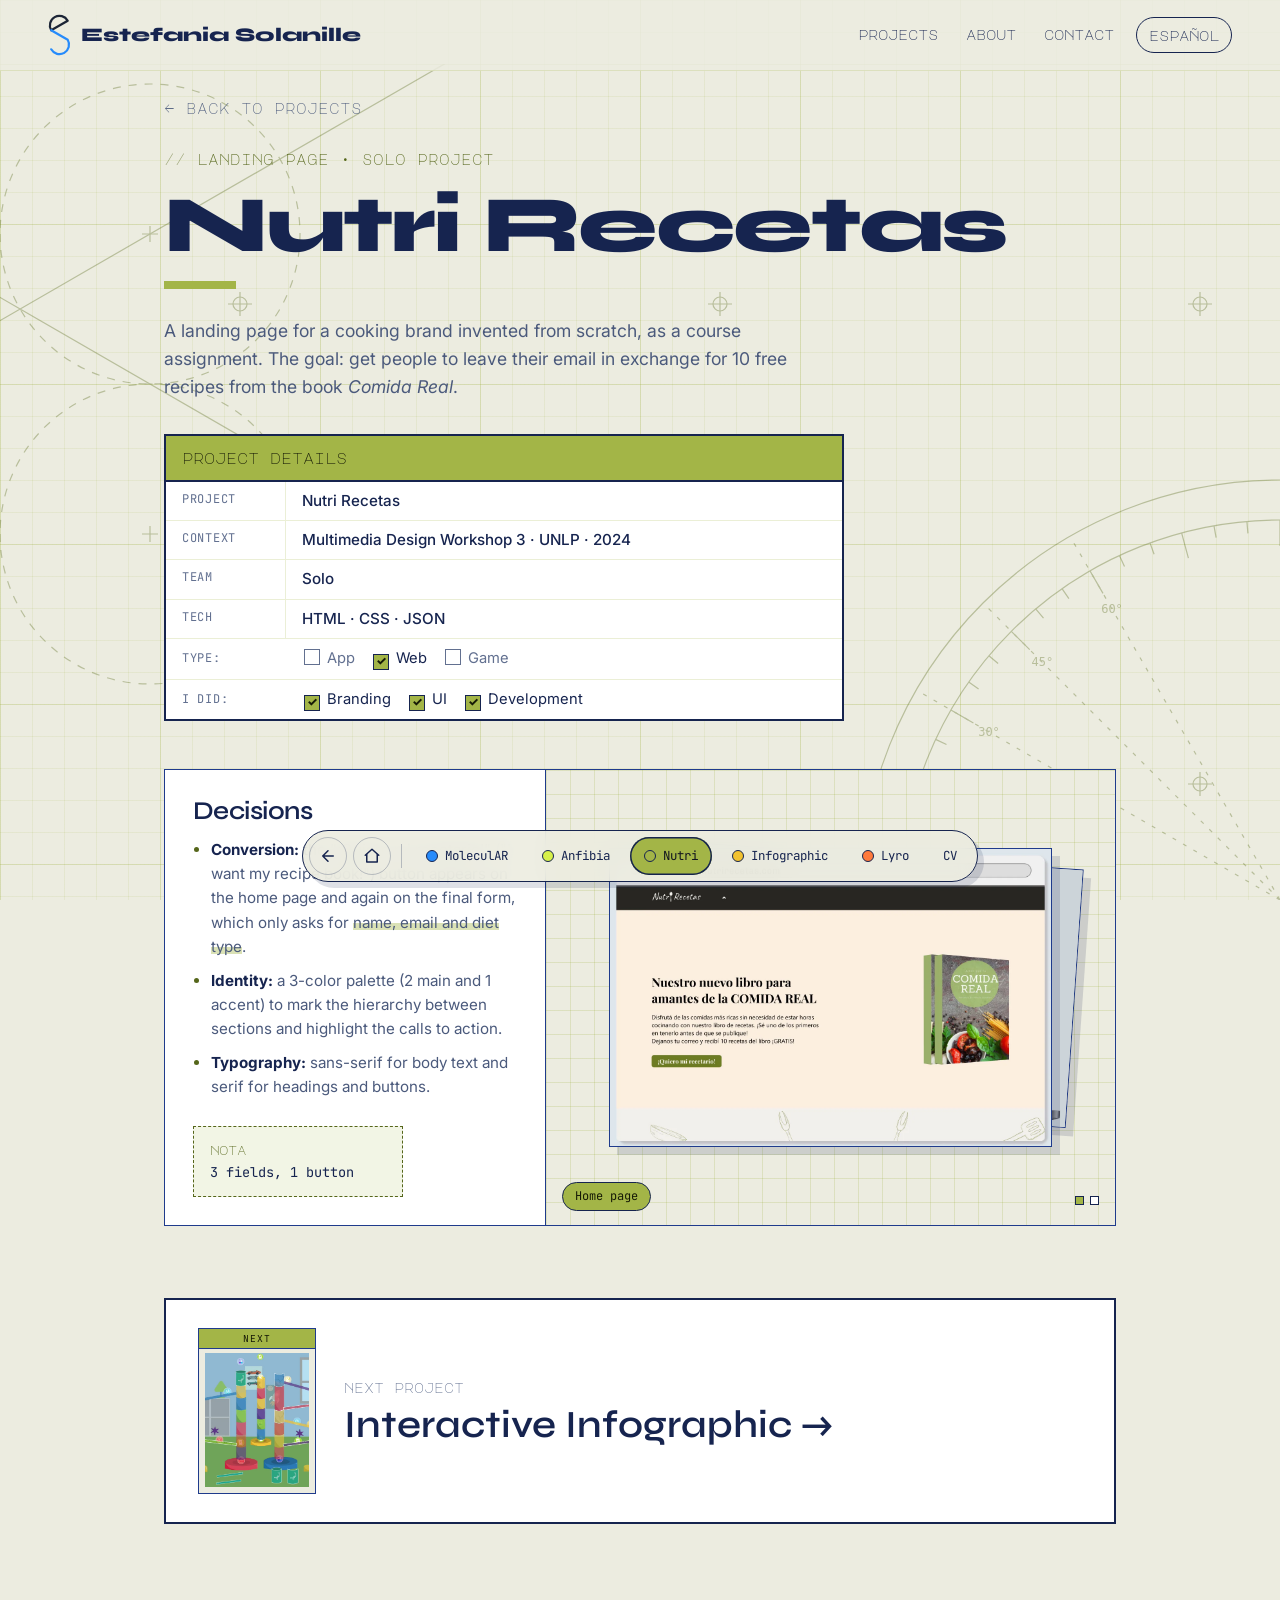
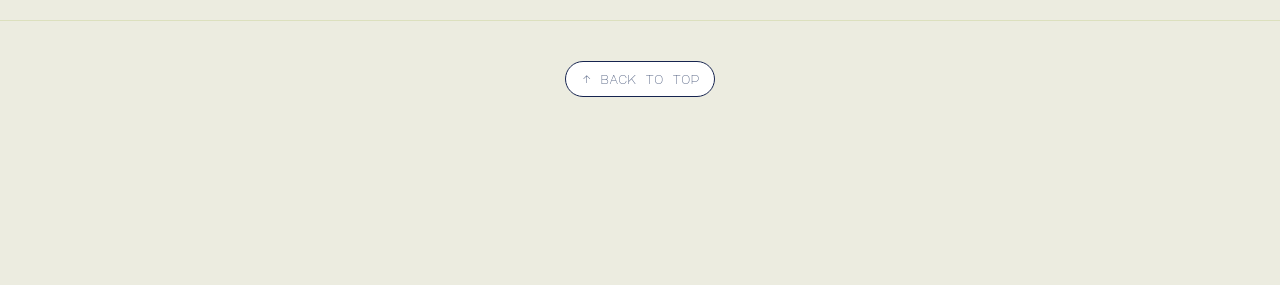
<file: en/nutri-recetas.html>
<!doctype html>
<html lang="en">
<head>
  <meta charset="utf-8">
  <meta name="viewport" content="width=device-width, initial-scale=1">
  <title>Nutri Recetas · Estefania Solanille</title>
  <meta name="description" content="Nutri Recetas: a landing page for a cooking brand invented from scratch. Project by Estefania Solanille.">
  <link rel="alternate" hreflang="es" href="https://estefaniasolanille.github.io/nutri-recetas.html">
  <link rel="alternate" hreflang="en" href="https://estefaniasolanille.github.io/en/nutri-recetas.html">
  <link rel="icon" type="image/svg+xml" href="../img/favicon.svg">
  <link rel="icon" type="image/png" sizes="32x32" href="../img/favicon-32.png">
  <link rel="apple-touch-icon" href="../img/apple-touch-icon.png">
  <meta property="og:type" content="website">
  <meta property="og:url" content="https://estefaniasolanille.github.io/en/nutri-recetas.html">
  <meta property="og:title" content="Nutri Recetas · Estefania Solanille">
  <meta property="og:description" content="Nutri Recetas: a landing page for a cooking brand invented from scratch. Project by Estefania Solanille.">
  <meta property="og:image" content="https://estefaniasolanille.github.io/img/og-portada.jpg">
  <meta property="og:image:width" content="1200">
  <meta property="og:image:height" content="630">
  <meta property="og:locale" content="en_US">
  <meta name="twitter:card" content="summary_large_image">
  <script>document.documentElement.classList.add('js')</script>
  <link rel="preconnect" href="https://fonts.googleapis.com">
  <link rel="preconnect" href="https://fonts.gstatic.com" crossorigin>
  <link href="https://fonts.googleapis.com/css2?family=Inter:wght@400;500;700&family=JetBrains+Mono&family=Major+Mono+Display&family=Syne:wght@600;800&display=swap" rel="stylesheet">
  <link rel="stylesheet" href="../css/styles.css?v=66">
</head>
<body class="page-case theme-nutri">

  <header class="topbar">
    <a href="index.html" class="logo" aria-label="Estefania Solanille · Home"><svg class="logo-mark" viewBox="14 4 72 132" aria-hidden="true"><path class="guides" d="M20 40a30 30 0 1 0 60 0a30 30 0 1 0 -60 0 M20 100a30 30 0 1 0 60 0a30 30 0 1 0 -60 0 M11.89 62.00L88.11 18.00 M11.89 48.00L88.11 92.00 M6 10H94M6 40H94M6 70H94M6 100H94M6 130H94 M20 0V140M50 0V140M80 0V140"/><path class="lm e" pathLength="1" d="M75.98 25.00A30 30 0 1 0 24.02 55.00L75.98 25.00"/><path class="lm s" pathLength="1" d="M24.02 55.00L75.98 85.00A30 30 0 1 1 24.02 115.00"/></svg><span class="logo-full">Estefania Solanille</span></a>
    <nav aria-label="Sections">
      <a href="index.html#proyectos">Projects</a>
      <a href="index.html#sobre-mi">About</a>
      <a href="index.html#contacto">Contact</a>
      <a class="lang" href="../nutri-recetas.html" hreflang="es" lang="es">Español</a>
    </nav>
  </header>

  <main class="case-page">
    <a class="back" href="index.html#proyectos">← Back to projects</a>

    <header class="case-head">
      <p class="eyebrow">Landing page · Solo project</p>
      <h1>Nutri Recetas</h1>
      <p class="lead">A landing page for a cooking brand invented from scratch, as a course assignment. The goal: get people to leave their email in exchange for 10 free recipes from the book <em>Comida Real</em>.</p>
      <div class="ficha">
        <p class="ficha-title">Project details</p>
        <dl class="ficha-fields">
          <div><dt>Project</dt><dd>Nutri Recetas</dd></div>
          <div><dt>Context</dt><dd>Multimedia Design Workshop 3 · UNLP · 2024</dd></div>
          <div><dt>Team</dt><dd>Solo</dd></div>
          <div><dt>Tech</dt><dd>HTML · CSS · JSON</dd></div>
        </dl>
        <div class="ficha-checks"><span class="ficha-label">Type:</span><span class="check">App</span><span class="check on">Web</span><span class="check">Game</span></div>
        <div class="ficha-checks"><span class="ficha-label">I did:</span><span class="check on">Branding</span><span class="check on">UI</span><span class="check on">Development</span></div>
      </div>
    </header>

    <div class="bento reveal">
      <div class="bento-text">
        <h2>Decisions</h2>
        <ul>
          <li><strong>Conversion:</strong> the "¡Quiero mi recetario!" ("I want my recipe book!") button appears on the home page and again on the final form, which only asks for <span class="mark">name, email and diet type</span>.</li>
          <li><strong>Identity:</strong> a 3-color palette (2 main and 1 accent) to mark the hierarchy between sections and highlight the calls to action.</li>
          <li><strong>Typography:</strong> sans-serif for body text and serif for headings and buttons.</li>
        </ul>
      <aside class="postit">3 fields, 1 button</aside>
      </div>
      <div class="shuffle" tabindex="0" role="button" aria-label="Show the next screen">
        <figure class="shuffle-card" data-label="Home page"><img loading="lazy" src="../img/proyectos/nutri-home.webp" alt="Home page of the Nutri Recetas landing page in a browser"></figure>
        <figure class="shuffle-card" data-label="Form: three fields and one button"><img loading="lazy" src="../img/proyectos/nutri-formulario.webp" alt="Form to get the recipe book, on a laptop"></figure>
        <span class="shuffle-label"></span>
        <div class="shuffle-dots" aria-hidden="true"></div>
      </div>
    </div>
    <a class="next-project reveal" href="infografia.html">
      <div class="game-case" aria-hidden="true"><span class="game-case-band">Next</span><img src="../img/proyectos/juegos-sin-texto-poster.webp" alt="" loading="lazy"></div>
      <div class="next-text"><span>Next project</span><strong>Interactive Infographic →</strong></div>
    </a>
  </main>

  <footer>
    <a class="to-top" href="#">↑ Back to top</a>
  </footer>
  <script src="../js/main.js?v=52"></script>
</body>
</html>
</file>
<file: css/styles.css>
:root {
  --paper: #F1EFEA;
  --surface: #FFFFFF;
  --ink: #16244F;
  --line-ink: #1F3B8C;
  --muted: #4B5A7C;
  --soft: #627090;
  --accent: #2F6BFF;
  --accent-ink: #2457D6;
  --on-accent: #FFFFFF;
  --green: #14B57D;
  --tint: #DCE5F6;
  --grid: rgba(47, 107, 255, .07);
  --grid-major: rgba(47, 107, 255, .13);
  --rule: 1.5px solid var(--line-ink);
  --mat: rgba(47, 107, 255, .32);
  --font-title: "Syne", "Inter", sans-serif;
  --font-deco: "Major Mono Display", "JetBrains Mono", monospace;
  --font-mono: "JetBrains Mono", ui-monospace, monospace;
  --font-body: "Inter", system-ui, sans-serif;
}
.theme-molecular { --accent: #278BFB; --accent-ink: #1A66CF; --on-accent: #FFFFFF; }
.theme-anfibia { --accent: #D7F04A; --accent-ink: #4E5C00; --on-accent: #111111; }
.theme-nutri { --accent: #A3B547; --accent-ink: #55661A; --on-accent: #161A06; }
.theme-juegos { --accent: #F2C230; --accent-ink: #8A6400; --on-accent: #1A1405; }
.theme-lyro { --accent: #FF7A3D; --accent-ink: #C2461A; --on-accent: #1A0E08; }
.page-case {
  --grid: color-mix(in srgb, var(--accent) 11%, transparent);
  --grid-major: color-mix(in srgb, var(--accent) 22%, transparent);
  --mat: color-mix(in srgb, var(--accent-ink) 34%, transparent);
  --paper: color-mix(in srgb, var(--accent) 6%, #F1EFEA);
}
* { box-sizing: border-box; }
html { scroll-behavior: smooth; scroll-padding-top: 72px; }
body {
  margin: 0;
  background-color: var(--paper);
  background-image:
    linear-gradient(var(--grid-major) 1px, transparent 1px),
    linear-gradient(90deg, var(--grid-major) 1px, transparent 1px),
    linear-gradient(var(--grid) 1px, transparent 1px),
    linear-gradient(90deg, var(--grid) 1px, transparent 1px);
  background-size: 160px 160px, 160px 160px, 32px 32px, 32px 32px;
  background-position: 0 64px;
  background-attachment: fixed;
  color: var(--ink);
  font-family: var(--font-body);
  line-height: 1.6;
  animation: page-in .5s ease both;
}
body::before {
  content: ""; position: fixed; inset: 64px 0 0 0; z-index: -1; pointer-events: none;
  background: var(--mat);
  -webkit-mask: url("data:image/svg+xml,%3Csvg%20xmlns%3D%27http%3A%2F%2Fwww.w3.org%2F2000%2Fsvg%27%20width%3D%27900%27%20height%3D%27900%27%3E%3Cg%20fill%3D%27none%27%20stroke%3D%27black%27%3E%3Cpath%20stroke-dasharray%3D%278%208%27%20stroke-width%3D%271.2%27%20d%3D%27M0.0%20170.0a150%20150%200%201%200%20300%200a150%20150%200%201%200%20-300%200M0.0%20470.0a150%20150%200%201%200%20300%200a150%20150%200%201%200%20-300%200%27%2F%3E%3Cpath%20stroke-width%3D%271.2%27%20d%3D%27M-170.4%20355.0L470.4%20-15.0M-170.4%20135.0L470.4%20505.0%27%2F%3E%3Cpath%20stroke-width%3D%271.2%27%20d%3D%27M142%20170h16M150%20162v16M142%20470h16M150%20462v16%27%2F%3E%3C%2Fg%3E%3C%2Fsvg%3E") 0 0 no-repeat, url("data:image/svg+xml,%3Csvg%20xmlns%3D%27http%3A%2F%2Fwww.w3.org%2F2000%2Fsvg%27%20width%3D%27560%27%20height%3D%27560%27%3E%3Cg%20fill%3D%27none%27%20stroke%3D%27black%27%20stroke-width%3D%271.2%27%3E%3Cpath%20d%3D%27M180%20560A380%20380%200%200%201%20560%20180M140%20560A420%20420%200%200%201%20560%20140%27%2F%3E%3Cpath%20d%3D%27M180.0%20560.0L206.0%20560.0%20M181.4%20526.9L193.4%20527.9%20M185.8%20494.0L197.6%20496.1%20M192.9%20461.6L218.1%20468.4%20M202.9%20430.0L214.2%20434.1%20M215.6%20399.4L226.5%20404.5%20M230.9%20370.0L253.4%20383.0%20M248.7%20342.0L258.6%20348.9%20M268.9%20315.7L278.1%20323.5%20M291.3%20291.3L309.7%20309.7%20M315.7%20268.9L323.5%20278.1%20M342.0%20248.7L348.9%20258.6%20M370.0%20230.9L383.0%20253.4%20M399.4%20215.6L404.5%20226.5%20M430.0%20202.9L434.1%20214.2%20M461.6%20192.9L468.4%20218.1%20M494.0%20185.8L496.1%20197.6%20M526.9%20181.4L527.9%20193.4%20M560.0%20180.0L560.0%20206.0%27%2F%3E%3Cpath%20stroke-dasharray%3D%274%208%27%20d%3D%27M560%20560L196.3%20350.0M560%20560L263.0%20263.0M560%20560L350.0%20196.3%27%2F%3E%3C%2Fg%3E%3Cg%20font-family%3D%27monospace%27%20font-size%3D%2712%27%20fill%3D%27black%27%3E%3Ctext%20x%3D%27269.0%27%20y%3D%27396.0%27%20text-anchor%3D%27middle%27%3E30%C2%B0%3C%2Ftext%3E%3Ctext%20x%3D%27322.4%27%20y%3D%27326.4%27%20text-anchor%3D%27middle%27%3E45%C2%B0%3C%2Ftext%3E%3Ctext%20x%3D%27392.0%27%20y%3D%27273.0%27%20text-anchor%3D%27middle%27%3E60%C2%B0%3C%2Ftext%3E%3C%2Fg%3E%3C%2Fsvg%3E") 100% 100% no-repeat, url("data:image/svg+xml,%3Csvg%20xmlns%3D%27http%3A%2F%2Fwww.w3.org%2F2000%2Fsvg%27%20width%3D%27480%27%20height%3D%27480%27%3E%3Cg%20fill%3D%27none%27%20stroke%3D%27black%27%20stroke-width%3D%271.2%27%3E%3Cpath%20d%3D%27M240%20228v24M228%20240h24%27%2F%3E%3Cpath%20d%3D%27M233.0%20240.0a7%207%200%201%200%2014%200a7%207%200%201%200%20-14%200%27%2F%3E%3C%2Fg%3E%3C%2Fsvg%3E") 0 0 / 480px 480px repeat;
  mask: url("data:image/svg+xml,%3Csvg%20xmlns%3D%27http%3A%2F%2Fwww.w3.org%2F2000%2Fsvg%27%20width%3D%27900%27%20height%3D%27900%27%3E%3Cg%20fill%3D%27none%27%20stroke%3D%27black%27%3E%3Cpath%20stroke-dasharray%3D%278%208%27%20stroke-width%3D%271.2%27%20d%3D%27M0.0%20170.0a150%20150%200%201%200%20300%200a150%20150%200%201%200%20-300%200M0.0%20470.0a150%20150%200%201%200%20300%200a150%20150%200%201%200%20-300%200%27%2F%3E%3Cpath%20stroke-width%3D%271.2%27%20d%3D%27M-170.4%20355.0L470.4%20-15.0M-170.4%20135.0L470.4%20505.0%27%2F%3E%3Cpath%20stroke-width%3D%271.2%27%20d%3D%27M142%20170h16M150%20162v16M142%20470h16M150%20462v16%27%2F%3E%3C%2Fg%3E%3C%2Fsvg%3E") 0 0 no-repeat, url("data:image/svg+xml,%3Csvg%20xmlns%3D%27http%3A%2F%2Fwww.w3.org%2F2000%2Fsvg%27%20width%3D%27560%27%20height%3D%27560%27%3E%3Cg%20fill%3D%27none%27%20stroke%3D%27black%27%20stroke-width%3D%271.2%27%3E%3Cpath%20d%3D%27M180%20560A380%20380%200%200%201%20560%20180M140%20560A420%20420%200%200%201%20560%20140%27%2F%3E%3Cpath%20d%3D%27M180.0%20560.0L206.0%20560.0%20M181.4%20526.9L193.4%20527.9%20M185.8%20494.0L197.6%20496.1%20M192.9%20461.6L218.1%20468.4%20M202.9%20430.0L214.2%20434.1%20M215.6%20399.4L226.5%20404.5%20M230.9%20370.0L253.4%20383.0%20M248.7%20342.0L258.6%20348.9%20M268.9%20315.7L278.1%20323.5%20M291.3%20291.3L309.7%20309.7%20M315.7%20268.9L323.5%20278.1%20M342.0%20248.7L348.9%20258.6%20M370.0%20230.9L383.0%20253.4%20M399.4%20215.6L404.5%20226.5%20M430.0%20202.9L434.1%20214.2%20M461.6%20192.9L468.4%20218.1%20M494.0%20185.8L496.1%20197.6%20M526.9%20181.4L527.9%20193.4%20M560.0%20180.0L560.0%20206.0%27%2F%3E%3Cpath%20stroke-dasharray%3D%274%208%27%20d%3D%27M560%20560L196.3%20350.0M560%20560L263.0%20263.0M560%20560L350.0%20196.3%27%2F%3E%3C%2Fg%3E%3Cg%20font-family%3D%27monospace%27%20font-size%3D%2712%27%20fill%3D%27black%27%3E%3Ctext%20x%3D%27269.0%27%20y%3D%27396.0%27%20text-anchor%3D%27middle%27%3E30%C2%B0%3C%2Ftext%3E%3Ctext%20x%3D%27322.4%27%20y%3D%27326.4%27%20text-anchor%3D%27middle%27%3E45%C2%B0%3C%2Ftext%3E%3Ctext%20x%3D%27392.0%27%20y%3D%27273.0%27%20text-anchor%3D%27middle%27%3E60%C2%B0%3C%2Ftext%3E%3C%2Fg%3E%3C%2Fsvg%3E") 100% 100% no-repeat, url("data:image/svg+xml,%3Csvg%20xmlns%3D%27http%3A%2F%2Fwww.w3.org%2F2000%2Fsvg%27%20width%3D%27480%27%20height%3D%27480%27%3E%3Cg%20fill%3D%27none%27%20stroke%3D%27black%27%20stroke-width%3D%271.2%27%3E%3Cpath%20d%3D%27M240%20228v24M228%20240h24%27%2F%3E%3Cpath%20d%3D%27M233.0%20240.0a7%207%200%201%200%2014%200a7%207%200%201%200%20-14%200%27%2F%3E%3C%2Fg%3E%3C%2Fsvg%3E") 0 0 / 480px 480px repeat;
}
@keyframes page-in { from { opacity: 0; } to { opacity: 1; } }
@view-transition { navigation: auto; }
@keyframes blink { 50% { opacity: 0; } }
@keyframes fade { to { opacity: 1; } }
a { color: inherit; }
::selection { background: var(--accent); color: var(--on-accent); }

.topbar {
  position: fixed; inset: 0 0 auto 0; z-index: 100;
  display: flex; align-items: center; justify-content: space-between; gap: 16px;
  padding: 14px clamp(16px, 4vw, 48px);
  background: color-mix(in srgb, var(--paper) 86%, transparent);
  backdrop-filter: blur(6px);
  border-bottom: 1px solid var(--grid-major);
}
.logo { display: inline-flex; align-items: center; gap: 10px; font-family: var(--font-title); font-weight: 800; font-size: 1.2rem; text-decoration: none; color: var(--ink); }
.logo-mark { height: 42px; width: auto; flex: none; overflow: visible; }
.logo-mark .lm { fill: none; stroke-width: 7; stroke-linecap: round; stroke-linejoin: round; stroke-dasharray: 1; stroke-dashoffset: 1; animation: draw 1s cubic-bezier(.6, 0, .3, 1) .2s forwards; }
.logo-mark .e { stroke: #1C2536; }
.logo-mark .s { stroke: #268BFB; animation-delay: .9s; }
.logo-mark .guides { fill: none; stroke: var(--ink); stroke-width: 1px; vector-effect: non-scaling-stroke; opacity: 0; transition: opacity .3s; }
.logo:hover .guides, .logo:focus-visible .guides { opacity: .35; }
.topbar nav { display: flex; gap: 4px; flex-wrap: wrap; justify-content: flex-end; }
.topbar nav a {
  text-decoration: none; font-family: var(--font-deco); font-size: .88rem; text-transform: lowercase;
  padding: 6px 12px; border-radius: 999px; transition: background .2s, color .2s;
}
.topbar nav a:hover, .topbar nav a.active { background: var(--ink); color: var(--paper); }
.topbar nav a.lang { margin-left: 6px; border: 1px solid var(--ink); }
.read-progress {
  position: absolute; left: 0; bottom: -1px; width: 100%; height: 3px;
  background: var(--accent); transform: scaleX(0); transform-origin: left; pointer-events: none;
}

main { max-width: 1100px; margin: 0 auto; padding: 0 24px; }
.section { padding: 104px 0 24px; }
.eyebrow {
  margin: 0; font-family: var(--font-deco); font-size: .9rem; text-transform: lowercase; color: var(--accent-ink);
}
.eyebrow::before { content: "// "; opacity: .6; }
h2 {
  font-family: var(--font-title); font-weight: 800; font-size: clamp(2rem, 4.2vw, 3rem);
  margin: .15em 0 .7em; line-height: 1.05; letter-spacing: -.02em;
}
h3 { margin: 0 0 .3em; font-size: 1.15rem; }
.lead { color: var(--muted); max-width: 60ch; margin-top: -.4em; }
.center { margin-left: auto; margin-right: auto; }
.links { display: flex; flex-wrap: wrap; gap: 8px; margin-top: 12px; }
.links a {
  text-decoration: none; font-family: var(--font-mono); font-size: .85rem;
  padding: 8px 16px; border-radius: 999px; border: 1.5px solid var(--ink); background: var(--surface);
  transition: background .2s, color .2s, transform .2s;
}
.links a:hover { background: var(--ink); color: var(--paper); transform: translateY(-2px); }
.links.big a { font-size: .95rem; padding: 12px 22px; }
.mark {
  --mark: color-mix(in srgb, var(--accent) 40%, transparent);
  background: linear-gradient(transparent 55%, var(--mark) 55% 92%, transparent 92%) no-repeat 0 0 / 0% 100%;
  -webkit-box-decoration-break: clone; box-decoration-break: clone;
  transition: background-size 1s cubic-bezier(.6, 0, .2, 1) .25s;
}
.mark.on { background-size: 100% 100%; }
.typing::after { content: "▍"; font-weight: 400; color: var(--green); animation: blink 1s steps(1) infinite; }
.js .reveal { opacity: 0; transform: translateY(28px); transition: opacity .7s ease, transform .7s cubic-bezier(.2, .7, .2, 1); }
.js .reveal.in { opacity: 1; transform: none; }
.projects .reveal:nth-child(3) { transition-delay: .1s; }

.hero { position: relative; padding: 78px clamp(8px, 2vw, 32px) 40px; }
.stage { position: relative; margin: 0 auto; width: min(100%, calc((100vh - 120px) * 16 / 9)); aspect-ratio: 16 / 9; }
.desk { position: absolute; inset: 0; width: 100%; height: 100%; overflow: visible; }
.desk .ln {
  fill: none; stroke: var(--line-ink); stroke-width: 2; stroke-linecap: round; stroke-linejoin: round;
  stroke-dasharray: 1; stroke-dashoffset: 1;
  animation: draw 1.2s cubic-bezier(.6, 0, .3, 1) forwards; animation-delay: calc(var(--n) * 9ms);
  transition: stroke .25s, stroke-width .25s, opacity .3s;
}
@keyframes draw { to { stroke-dashoffset: 0; } }
.desk .paper, .desk .tint { opacity: 0; animation: fade .6s ease forwards; animation-delay: var(--done); transition: fill .25s; }
.desk .paper { fill: var(--paper); }
.desk .tint { fill: var(--tint); }
.desk .hit { fill: transparent; }
.desk .obj { cursor: pointer; outline: none; }
.desk .sk path {
  fill: none; stroke: var(--green); stroke-width: 2.4; stroke-linecap: round; stroke-linejoin: round;
  stroke-dasharray: 1; stroke-dashoffset: 1; transition: stroke-dashoffset .5s ease;
}
.desk .obj:hover .sk path, .desk .obj:focus-visible .sk path { stroke-dashoffset: 0; transition-delay: calc(var(--k) * 45ms); }
.desk .tag { opacity: 0; transform: translateY(6px); transition: opacity .25s, transform .25s; pointer-events: none; }
.desk .lead-line { stroke: var(--green); stroke-width: 2; stroke-dasharray: 6 6; fill: none; }
.desk .tag-bg { fill: var(--green); }
.desk .tag text { fill: #FFFFFF; font-family: var(--font-deco); font-size: 24px; text-transform: lowercase; }
.desk .dot { fill: var(--green); opacity: 0; animation: fade .4s ease forwards; animation-delay: calc(var(--done) + .4s); }
.desk .ring {
  fill: none; stroke: var(--green); stroke-width: 3; opacity: 0; transform-box: fill-box; transform-origin: center;
  animation: ripple 2.2s ease-out infinite; animation-delay: calc(var(--done) + .8s);
}
@keyframes ripple { 0% { transform: scale(1); opacity: .9; } 100% { transform: scale(3.4); opacity: 0; } }
.desk .obj { animation: glitch 9s steps(1) infinite; animation-delay: calc(var(--done) + 1.5s + var(--g) * 1.5s); }
.desk .obj:hover, .desk .obj:focus-visible { animation: none; }
@keyframes glitch {
  0%, 96%, 98.6%, 100% { transform: none; filter: none; }
  96.5% { transform: translate(5px, -3px); filter: drop-shadow(-5px 0 0 #14B57D) drop-shadow(5px 0 0 #2F6BFF); }
  97.2% { transform: translate(-4px, 2px); filter: drop-shadow(4px 0 0 #2F6BFF); }
  97.9% { transform: translate(3px, 0); filter: drop-shadow(-3px 0 0 #14B57D); }
}
.desk .obj:hover .ln, .desk .obj:focus-visible .ln { stroke: var(--green); stroke-width: 3; }
.desk .obj:hover .tint, .desk .obj:focus-visible .tint { fill: #CDEFE2; }
.desk .obj:hover .x, .desk .obj:focus-visible .x { opacity: 0; }
.desk .obj:hover .tag, .desk .obj:focus-visible .tag { opacity: 1; transform: none; }
.name-card {
  position: absolute; left: 0; bottom: 0; width: 31%;
  background: var(--paper); border: 2px solid var(--ink);
  opacity: 0; animation: fade .5s ease forwards .3s;
}
.name-main { padding: clamp(10px, 1.2vw, 18px) clamp(12px, 1.4vw, 20px); }
.name-card .hello { margin: 0 0 6px; font-family: var(--font-deco); font-size: clamp(11px, .9vw, 13px); color: var(--accent-ink); text-transform: lowercase; }
.name-card h1 { margin: 0; font-family: var(--font-title); font-weight: 800; font-size: clamp(22px, 2.6vw, 42px); line-height: 1; letter-spacing: -.02em; }
.name-card .role { margin: 10px 0 0; font-family: var(--font-deco); font-size: clamp(11px, .9vw, 14px); text-transform: lowercase; }
.name-card .role.empty { visibility: hidden; }
.cells { display: grid; grid-template-columns: 1.3fr 1fr 1fr; border-top: 2px solid var(--ink); font-family: var(--font-mono); font-size: clamp(9px, .7vw, 11px); }
.cells span { padding: 6px 10px; border-left: 1px solid var(--ink); }
.cells span:first-child { border-left: 0; }
.cells b { display: block; font-weight: 400; opacity: .55; font-size: .85em; letter-spacing: .06em; }
.hint { position: absolute; right: 1%; bottom: -28px; margin: 0; font-family: var(--font-mono); font-size: 12px; opacity: .7; }
.hint::before { content: ""; display: inline-block; width: 8px; height: 8px; margin-right: 8px; border-radius: 50%; background: var(--green); }

.group-head { display: flex; align-items: baseline; flex-wrap: wrap; gap: 4px 16px; margin: 0 0 32px; }
.group-head h3 { font-family: var(--font-title); font-weight: 600; font-size: 1.5rem; margin: 0; }
.group-head p { margin: 0; color: var(--muted); font-size: .95rem; }
.projects + .group-head { margin-top: 88px; padding-top: 40px; border-top: 1.5px dashed var(--grid-major); }
.projects { display: grid; grid-template-columns: 1fr 1fr; gap: 36px; }
.project {
  --c: var(--accent);
  position: relative; display: flex; flex-direction: column; text-decoration: none;
  background: var(--surface); border: var(--rule); border-top: 6px solid var(--c);
  transition: transform .25s, box-shadow .25s;
}
.project[href="molecular.html"] { --c: #278BFB; }
.project[href="anfibia.html"] { --c: #D7F04A; }
.project[href="nutri-recetas.html"] { --c: #A3B547; }
.project[href="infografia.html"] { --c: #F2C230; }
.project[href="lyro.html"] { --c: #FF7A3D; }
.project:hover, .project:focus-visible { transform: translate(-5px, -5px); box-shadow: 10px 10px 0 var(--c); outline: none; }
.project-img { aspect-ratio: 16 / 9; overflow: hidden; border-bottom: var(--rule); }
.project-img img { width: 100%; height: 100%; object-fit: cover; display: block; transition: transform .6s ease; }
.project:hover .project-img img { transform: scale(1.05); }
.project-body { padding: 18px 20px 20px; }
.project-body h3 { font-family: var(--font-title); font-weight: 600; font-size: 1.5rem; margin-bottom: .3em; }
.project-body p { color: var(--muted); margin: 0 0 .8em; font-size: .95rem; }
.project-body .tag { font-family: var(--font-mono); font-size: .75rem; color: var(--soft); margin-bottom: .5em; }
.more { font-family: var(--font-deco); font-size: .85rem; text-transform: lowercase; }
.project:hover .more { color: var(--accent-ink); }
.project.featured { grid-column: 1 / -1; flex-direction: row; }
.project.featured .project-img { flex: 1.5; aspect-ratio: auto; min-height: 300px; border-bottom: 0; border-right: var(--rule); }
.project.featured .project-body { flex: 1; align-self: center; padding: 24px 32px; }
.project.featured h3 { font-size: 2.3rem; }

.about { display: grid; grid-template-columns: 240px 1fr; gap: 48px; align-items: center; }
.photo { position: relative; aspect-ratio: 4 / 5; padding: 10px; background: var(--surface); border: var(--rule); box-shadow: 10px 10px 0 var(--tint); }
.photo img { display: block; width: 100%; height: 100%; object-fit: cover; }
.photo::after {
  content: "240 × 300"; position: absolute; left: 0; right: 0; bottom: -30px; text-align: center;
  font-family: var(--font-mono); font-size: 11px; color: var(--soft);
  border-top: 1px solid var(--soft); padding-top: 4px;
}
.skill-groups { display: grid; grid-template-columns: repeat(auto-fit, minmax(200px, 1fr)); gap: 16px; margin-top: 24px; }
.skill-groups > div { border-top: var(--rule); padding-top: 10px; }
.skill-groups h3 { margin-bottom: .4em; font-family: var(--font-deco); font-size: .95rem; font-weight: 400; text-transform: lowercase; color: var(--accent-ink); }
.skill-groups p { margin: 0; color: var(--muted); font-size: .92rem; }

.contact { padding-bottom: 96px; }
.contact-note { max-width: 680px; margin: 0 auto; background: var(--surface); border: 2px solid var(--ink); padding: 40px 32px 36px; text-align: center; }
.contact .links { justify-content: center; }
footer {
  display: flex; flex-direction: column; align-items: center; gap: 14px;
  padding: 40px 16px; border-top: 1px solid var(--grid-major); color: var(--muted); font-size: .8rem;
}
footer .to-top {
  padding: .5em 1.2em; border: 1.5px solid var(--ink); border-radius: 999px; background: var(--surface);
  font-family: var(--font-deco); text-transform: lowercase; text-decoration: none; transition: background .2s, color .2s;
}
footer .to-top:hover { background: var(--ink); color: var(--paper); }

.page-case { padding-bottom: 84px; }
.page-case main { padding-top: 96px; }
.page-case footer { padding-bottom: 104px; }
.case-page { max-width: 1000px; }
.back {
  display: inline-block; margin-bottom: 28px; text-decoration: none;
  font-family: var(--font-deco); font-size: .9rem; text-transform: lowercase; color: var(--muted); transition: color .2s, transform .2s;
}
.back:hover { color: var(--accent-ink); transform: translateX(-4px); }
.case-head { margin-bottom: 48px; }
.case-head h1 {
  font-family: var(--font-title); font-weight: 800; font-size: clamp(2.8rem, 7.5vw, 5rem);
  line-height: .95; letter-spacing: -.03em; margin: .2em 0 .35em;
}
.case-head h1::after { content: ""; display: block; width: 72px; height: 8px; margin-top: 18px; background: var(--accent); }
.case-head .lead { font-size: 1.1rem; margin: 0 0 32px; }
.case-head .lead a, .case-head dd a { color: var(--accent-ink); text-decoration-color: var(--accent); text-decoration-thickness: 2px; }
.ficha { max-width: 680px; background: var(--surface); border: 2px solid var(--ink); }
.ficha-title {
  margin: 0; padding: 10px 16px; border-bottom: 2px solid var(--ink); background: var(--accent); color: var(--on-accent);
  font-family: var(--font-deco); font-size: .95rem; text-transform: lowercase;
}
.ficha-fields { margin: 0; }
.ficha-fields div { display: flex; border-bottom: 1px solid var(--grid-major); }
.ficha-fields dt {
  flex: 0 0 120px; padding: 8px 16px; border-right: 1px solid var(--grid-major);
  font-family: var(--font-mono); font-size: .75rem; color: var(--soft); text-transform: uppercase; letter-spacing: .06em;
}
.ficha-fields dd { margin: 0; padding: 7px 16px; font-weight: 500; font-size: .95rem; }
.ficha-checks { display: flex; flex-wrap: wrap; align-items: center; gap: 4px 18px; padding: 8px 16px 8px 0; border-bottom: 1px solid var(--grid-major); }
.ficha-checks:last-child { border-bottom: 0; }
.ficha-label {
  flex: 0 0 120px; align-self: stretch; padding-left: 16px; display: flex; align-items: center;
  font-family: var(--font-mono); font-size: .75rem; color: var(--soft); text-transform: uppercase; letter-spacing: .06em;
}
.check { font-size: .92rem; white-space: nowrap; }
.check:not(.on) { color: var(--soft); }
.check::before {
  content: ""; display: inline-block; width: 14px; height: 14px; margin-right: 7px; vertical-align: -2px;
  border: 1.5px solid currentColor; font-size: 12px; line-height: 11px; text-align: center; font-weight: 800;
}
.check.on::before { content: "✓"; background: var(--accent); color: var(--on-accent); border-color: var(--ink); }
.case-page > figure, .case-page > section, .case-page > .case-grid, .case-page > .bento { margin-bottom: 56px; }
.case-block { max-width: 70ch; }
.case-block h2 { font-size: clamp(1.6rem, 3vw, 2.1rem); margin-bottom: .5em; }
.case-block p { color: var(--muted); }
.case-block strong { color: var(--ink); }
figure { margin: 0; }
figcaption { color: var(--muted); font-size: .85rem; margin-top: 8px; }
figcaption strong { color: var(--ink); }
.case-page figure > figcaption { font-family: var(--font-mono); font-size: .78rem; }
.rounded, .demo-video, .gallery img {
  width: 100%; height: auto; display: block; border: var(--rule); background: var(--surface);
}
.demo-video { background: #000; }
.taped { position: relative; }
.case-page > .taped::before {
  content: ""; position: absolute; top: -9px; left: -9px; width: 18px; height: 18px;
  border-top: 2px solid var(--accent-ink); border-left: 2px solid var(--accent-ink);
}
.case-page > .taped::after {
  content: ""; position: absolute; bottom: 22px; right: -9px; width: 18px; height: 18px;
  border-bottom: 2px solid var(--accent-ink); border-right: 2px solid var(--accent-ink);
}
.gallery-title { font-family: var(--font-title); font-weight: 600; font-size: 1.5rem; margin: 8px 0 4px; }
.gallery-title.sub { font-size: 1.15rem; margin-top: 8px; }
.gallery-lead { color: var(--muted); margin: 0 0 16px; }
.gallery { display: grid; gap: 20px; margin-bottom: 36px; }
.gallery figure { display: grid; gap: 8px; }
.gallery.three { grid-template-columns: repeat(3, 1fr); }
.case-grid { display: grid; grid-template-columns: repeat(auto-fit, minmax(240px, 1fr)); gap: 20px; margin-top: 8px; }
.case-grid article { border-top: 4px solid var(--accent); padding-top: 14px; }
.case-grid h3 { font-family: var(--font-title); font-weight: 600; }
.case-grid p { color: var(--muted); font-size: .95rem; margin: 0; }
.bento { display: grid; grid-template-columns: 1fr 1.5fr; border: var(--rule); background: var(--surface); }
.bento-text { padding: 28px; align-self: start; }
.bento-text h2, .bento-text h3 { font-family: var(--font-title); font-weight: 600; margin: 0 0 .5em; }
.bento-text h2 { font-size: 1.6rem; }
.bento-text p, .bento-text li { color: var(--muted); font-size: .95rem; }
.bento-text strong { color: var(--ink); }
.bento-text ul { padding-left: 1.1em; margin: 0; }
.bento-text li { margin-bottom: .6em; }
.bento-text li::marker { color: var(--accent-ink); }
.shuffle {
  position: relative; isolation: isolate; min-height: 440px; overflow: hidden; cursor: pointer;
  display: grid; place-items: center; border-left: var(--rule);
  background:
    linear-gradient(var(--grid-major) 1px, transparent 1px) 0 0 / 24px 24px,
    linear-gradient(90deg, var(--grid-major) 1px, transparent 1px) 0 0 / 24px 24px,
    var(--paper);
}
.shuffle-card { position: absolute; margin: 0; width: 78%; height: 78%; display: grid; place-items: center; transition: transform .6s cubic-bezier(.3, .7, .2, 1), filter .6s ease; }
.shuffle-card img { max-width: 100%; max-height: 100%; width: auto; height: auto; display: block; border: var(--rule); box-shadow: 8px 8px 0 color-mix(in srgb, var(--ink) 15%, transparent); }
.shuffle-label {
  position: absolute; left: 16px; bottom: 14px; z-index: 50; padding: 4px 12px; border: 1.5px solid var(--ink); border-radius: 999px;
  background: var(--accent); color: var(--on-accent); font-family: var(--font-mono); font-size: .75rem;
}
.shuffle-dots { position: absolute; right: 16px; bottom: 20px; z-index: 50; display: flex; gap: 6px; }
.shuffle-dots span { width: 9px; height: 9px; border: 1.5px solid var(--ink); background: var(--surface); transition: background .3s; }
.shuffle-dots span.on { background: var(--accent); }
.postit {
  float: right; width: 210px; margin: 4px 0 16px 28px; padding: 14px 16px;
  border: 1.5px dashed var(--accent-ink); background: color-mix(in srgb, var(--accent) 14%, var(--surface));
  font-family: var(--font-mono); font-size: .85rem; line-height: 1.4; color: var(--ink);
}
.postit::before { content: "nota"; display: block; margin-bottom: 4px; font-family: var(--font-deco); color: var(--accent-ink); font-size: .8rem; }
.bento-text .postit { float: none; display: inline-block; margin: 18px 0 0; }
.drawings { display: grid; grid-template-columns: 1fr 1fr; gap: 32px 28px; margin: 12px 0 56px; }
.drawings .wide { grid-column: 1 / -1; }
.wireframes { grid-template-columns: 1fr 1fr 2fr; }
.wireframes .tall { grid-row: span 2; }
.sheet { align-self: start; padding: 14px 14px 10px; background: var(--surface); border: var(--rule); }
.sheet img { display: block; width: 100%; height: auto; }
.sheet figcaption { margin-top: 10px; font-family: var(--font-mono); font-size: .78rem; text-align: center; }
.theme-lyro .sheet { background: #EFE5D3; }
.theme-lyro .sheet img { mix-blend-mode: multiply; }
.compare { --pos: 50%; position: relative; aspect-ratio: 1330 / 596; overflow: hidden; border: var(--rule); background: var(--surface); }
.compare img { position: absolute; inset: 0; width: 100%; height: 100%; object-fit: cover; display: block; }
.compare-before { clip-path: inset(0 calc(100% - var(--pos)) 0 0); }
.compare::before {
  content: ""; position: absolute; top: 0; bottom: 0; left: var(--pos); z-index: 2; width: 2px;
  translate: -50% 0; background: var(--ink); pointer-events: none;
}
.compare::after {
  content: "‹ ›"; position: absolute; top: 50%; left: var(--pos); z-index: 3;
  display: grid; place-items: center; width: 44px; height: 44px; translate: -50% -50%;
  border-radius: 50%; border: 2px solid var(--ink); background: var(--accent); color: var(--on-accent);
  font-weight: 700; letter-spacing: .1em; pointer-events: none;
}
.compare input[type="range"] { position: absolute; inset: 0; z-index: 4; width: 100%; height: 100%; margin: 0; opacity: 0; cursor: ew-resize; }
.compare:has(input:focus-visible)::after { outline: 3px solid var(--green); outline-offset: 2px; }
.compare-tag {
  position: absolute; bottom: 14px; z-index: 2; padding: .3em .8em; border: 1.5px solid var(--ink); border-radius: 999px;
  background: var(--surface); font-family: var(--font-mono); font-size: .72rem;
}
.compare-tag.before { left: 14px; }
.compare-tag.after { right: 14px; }
.next-project {
  display: flex; align-items: center; gap: 28px; margin: 72px 0 96px; padding: 28px 32px;
  background: var(--surface); border: 2px solid var(--ink); text-decoration: none;
  transition: transform .25s, box-shadow .25s;
}
.next-project:hover { transform: translate(-5px, -5px); box-shadow: 10px 10px 0 var(--accent); }
.next-text { display: flex; flex-direction: column; gap: 6px; }
.next-text span { font-family: var(--font-deco); font-size: .85rem; text-transform: lowercase; color: var(--soft); }
.next-text strong { font-family: var(--font-title); font-weight: 600; font-size: clamp(1.6rem, 4vw, 2.4rem); line-height: 1.05; }
.game-case {
  position: relative; flex: 0 0 auto; width: 118px; aspect-ratio: 135 / 190;
  padding: 24px 6px 6px; border: var(--rule); background: var(--paper);
  transition: transform .4s cubic-bezier(.3, .7, .2, 1);
}
.game-case img { display: block; width: 100%; height: 100%; object-fit: cover; }
.game-case-band {
  position: absolute; top: 0; left: 0; right: 0; height: 20px; display: grid; place-items: center;
  border-bottom: var(--rule); background: var(--accent); color: var(--on-accent);
  font-family: var(--font-mono); font-size: .6rem; letter-spacing: .1em; text-transform: uppercase;
}
.next-project:hover .game-case { transform: translateY(-6px) rotate(-4deg); }
.dock {
  position: fixed; left: 50%; bottom: 18px; z-index: 100; transform: translateX(-50%);
  display: flex; align-items: center; gap: 6px; padding: 6px;
  background: color-mix(in srgb, var(--paper) 88%, transparent); backdrop-filter: blur(10px);
  border: 1.5px solid var(--ink); border-radius: 999px;
  box-shadow: 6px 6px 0 color-mix(in srgb, var(--ink) 14%, transparent);
}
.dock a {
  display: inline-flex; align-items: center; gap: 7px; height: 38px; padding: 0 14px;
  border-radius: 999px; text-decoration: none; white-space: nowrap;
  font-family: var(--font-mono); font-size: .78rem; color: var(--ink);
  transition: transform .2s, background .2s;
}
.dock a:hover, .dock a:focus-visible { transform: translateY(-3px); background: color-mix(in srgb, var(--ink) 8%, transparent); }
.dock .round { width: 38px; padding: 0; justify-content: center; border: 1px solid color-mix(in srgb, var(--ink) 25%, transparent); }
.dock svg { width: 18px; height: 18px; }
.dock .sep { width: 1px; height: 24px; margin: 0 4px; background: color-mix(in srgb, var(--ink) 25%, transparent); }
.dock .proj::before { content: ""; width: 10px; height: 10px; border-radius: 50%; border: 1px solid var(--ink); background: var(--c); }
.dock .proj[aria-current="page"] { background: var(--c); color: #12161F; box-shadow: inset 0 0 0 1.5px var(--ink); }

@media (hover: none) {
  .desk .tag { opacity: 1; transform: none; }
  .hint { display: none; }
}
@media (max-width: 760px) {
  .topbar { padding: 10px 16px; }
  .topbar nav { min-width: 0; flex-wrap: nowrap; overflow-x: auto; scrollbar-width: none; justify-content: flex-start; }
  .topbar nav a { white-space: nowrap; font-size: .8rem; padding: 6px 8px; }
  .topbar nav a.lang { order: -1; margin: 0 6px 0 0; }
  .logo-full { display: none; }
  .logo-mark { height: 32px; }
  main { padding: 0 16px; }
  .section { padding-top: 72px; }
  .hero { padding: 64px 8px 24px; }
  .stage { width: 100%; aspect-ratio: auto; display: flex; flex-direction: column; }
  .desk { position: relative; inset: auto; height: auto; aspect-ratio: 16 / 9; overflow: hidden; }
  .desk .tag text { font-size: 34px; }
  .name-card { position: relative; width: auto; margin-top: 20px; }
  .projects, .bento { grid-template-columns: 1fr; }
  h2 { font-size: clamp(1.7rem, 9vw, 2.4rem); }
  .case-head h1 { font-size: clamp(2rem, 10.5vw, 3rem); }
  .project.featured h3, .project-body h3 { font-size: 1.45rem; }
  .group-head h3 { font-size: 1.2rem; }
  .contact-note h2 { font-size: 7vw; }
  .next-text { min-width: 0; }
  .next-text strong { font-size: clamp(1.1rem, 6vw, 1.4rem); overflow-wrap: break-word; }
  .projects { gap: 32px; }
  .project.featured { flex-direction: column; }
  .project.featured .project-img { aspect-ratio: 16 / 9; min-height: 0; border-right: 0; border-bottom: var(--rule); }
  .project.featured .project-body { padding: 18px 20px 20px; }
  .projects + .group-head { margin-top: 64px; padding-top: 32px; }
  .about { grid-template-columns: 1fr; gap: 20px; }
  .photo { width: 170px; margin-bottom: 30px; }
  .contact-note { padding: 32px 18px 28px; }
  .links.big a { font-size: .8rem; padding: 10px 14px; max-width: 100%; overflow-wrap: anywhere; }
  .page-case main { padding-top: 80px; }
  .gallery.three { grid-template-columns: 1fr; }
  .shuffle { min-height: 300px; border-left: 0; border-top: var(--rule); }
  .postit { float: none; display: block; width: auto; max-width: 280px; margin: 12px 0 20px; }
  .ficha-fields div, .ficha-checks { flex-wrap: wrap; }
  .ficha-fields dt, .ficha-label { flex-basis: 100%; border-right: 0; padding: 6px 16px 0; }
  .ficha-fields dd { padding: 0 16px 8px; }
  .ficha-checks { padding: 0 16px 10px 0; }
  .ficha-checks .check:first-of-type { margin-left: 16px; }
  .drawings { grid-template-columns: 1fr; gap: 28px; }
  .wireframes { grid-template-columns: 1fr 1fr; }
  .wireframes .tall { grid-row: auto; }
  .wireframes .sheet:not(.tall) { grid-column: 1 / -1; }
  .compare::after { width: 36px; height: 36px; }
  .next-project { gap: 18px; margin: 48px 0 64px; padding: 20px; }
  .game-case { width: 84px; }
  .dock { bottom: 10px; gap: 4px; padding: 5px; }
  .dock .proj span { display: none; }
  .dock .proj { width: 36px; padding: 0; justify-content: center; }
  .dock a { height: 36px; }
  .dock .round { width: 36px; }
}
@media (prefers-reduced-motion: reduce) {
  html { scroll-behavior: auto; }
  body { animation: none; }
  .js .reveal { transform: none; transition: opacity .7s ease; }
  .project:hover, .project:focus-visible, .next-project:hover { transform: none; }
  .project:hover .project-img img, .next-project:hover .game-case { transform: none; }
  .desk .ln, .desk .paper, .desk .tint, .desk .dot, .name-card, .logo-mark .lm { animation: none; stroke-dashoffset: 0; opacity: 1; }
  .desk .obj, .desk .ring { animation: none; }
  .mark { transition: none; }
}
</file>
